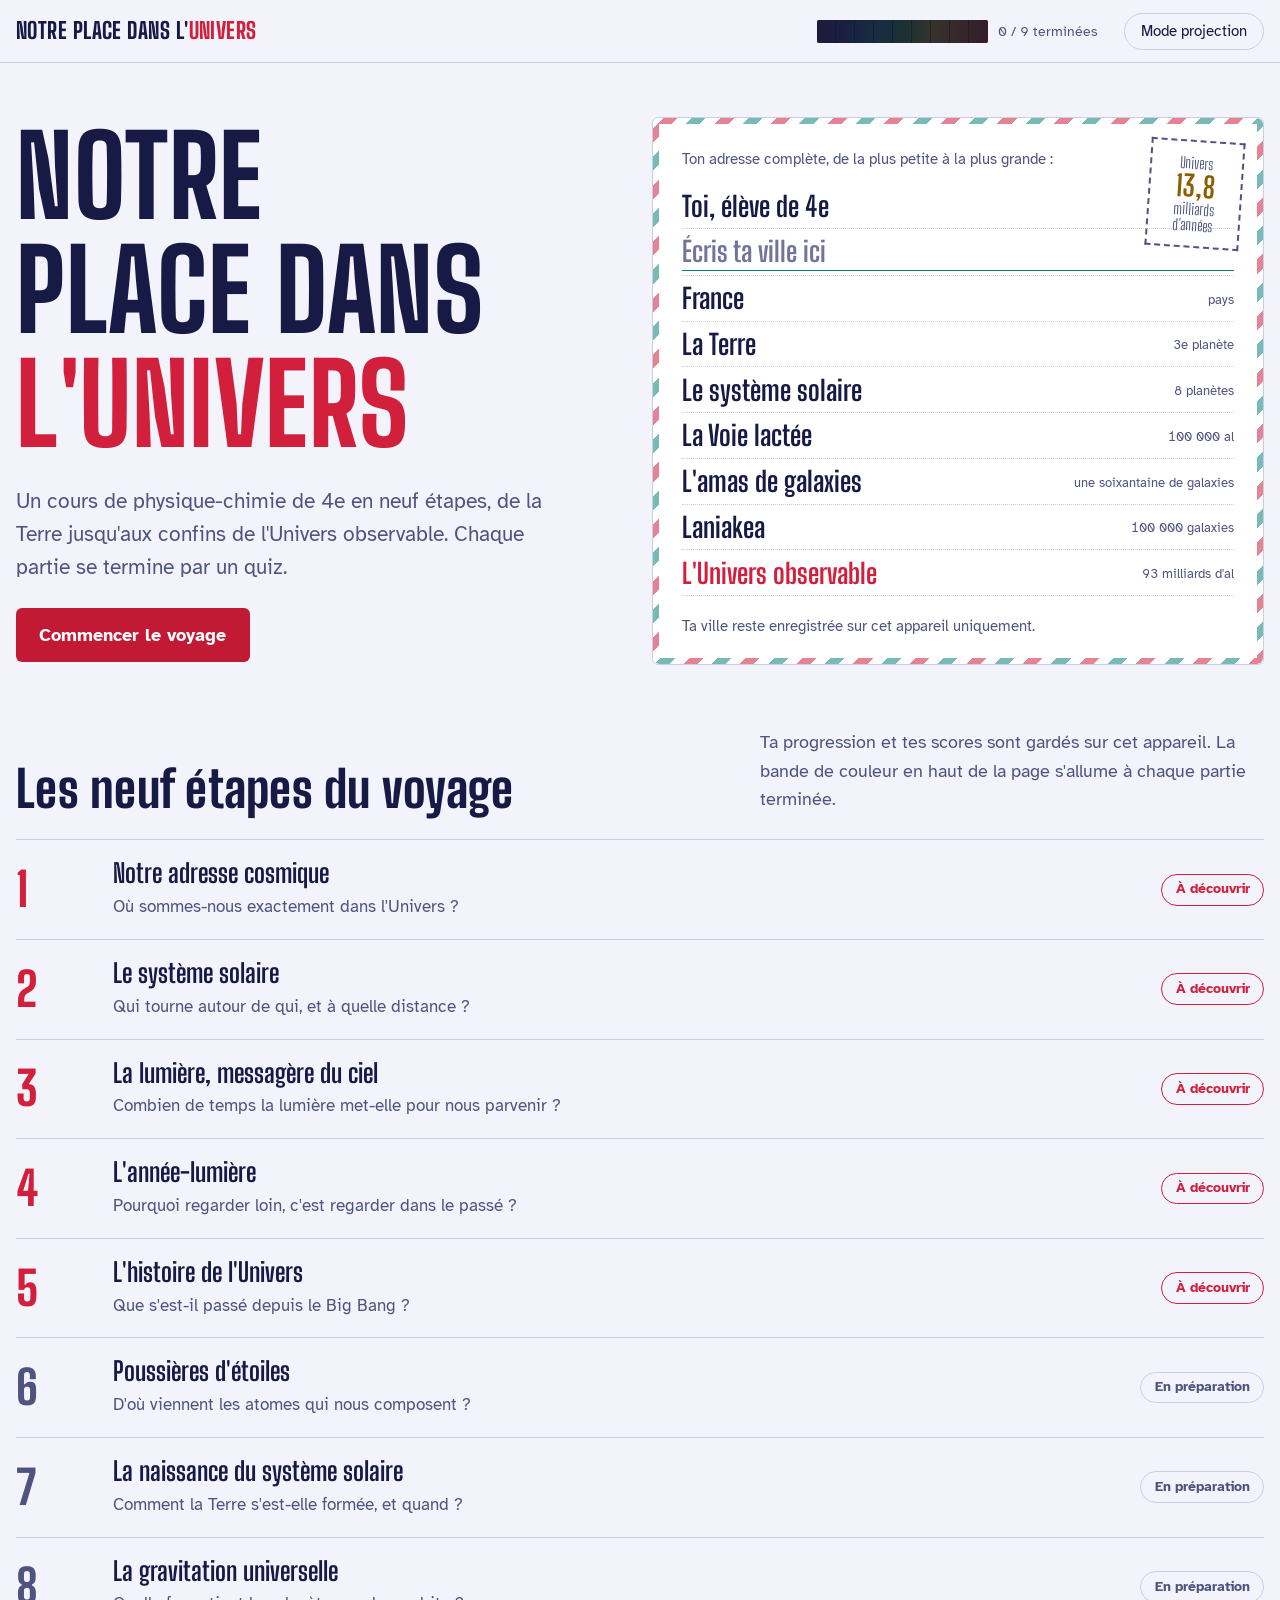
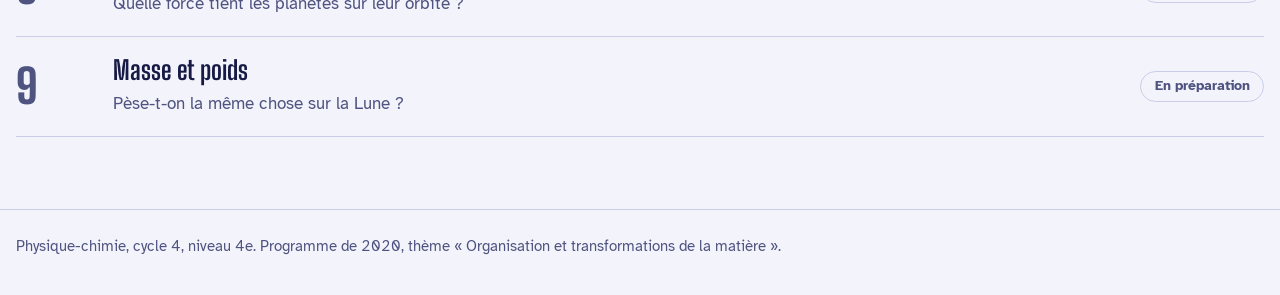
<file: index.html>
<!doctype html>
<html lang="fr">
<head>
  <meta charset="utf-8">
  <meta name="viewport" content="width=device-width, initial-scale=1, viewport-fit=cover">
  <title>Notre place dans l'Univers</title>
  <meta name="description" content="Cours interactif de physique-chimie, niveau 4e : l'organisation de la matière dans l'Univers.">
  <link rel="icon" href="data:image/svg+xml,%3Csvg xmlns=%27http://www.w3.org/2000/svg%27 viewBox=%270 0 32 32%27%3E%3Crect width=%2732%27 height=%2732%27 rx=%276%27 fill=%27%230F1433%27/%3E%3Ccircle cx=%2716%27 cy=%2716%27 r=%276%27 fill=%27none%27 stroke=%27%23FF5D72%27 stroke-width=%273%27/%3E%3Ccircle cx=%2716%27 cy=%2716%27 r=%271.8%27 fill=%27%23FF5D72%27/%3E%3C/svg%3E">
  <meta property="og:title" content="Notre place dans l'Univers">
  <meta property="og:description" content="Cours interactif de physique-chimie, niveau 4e : l'organisation de la matière dans l'Univers.">
  <meta property="og:type" content="website">
  <link rel="preconnect" href="https://fonts.googleapis.com">
  <link rel="preconnect" href="https://fonts.gstatic.com" crossorigin>
  <link rel="stylesheet" href="https://fonts.googleapis.com/css2?family=Atkinson+Hyperlegible:ital,wght@0,400;0,700;1,400&family=Big+Shoulders+Display:wght@700;800&display=swap">
  <link rel="stylesheet" href="assets/css/style.css">
  <script src="assets/js/site.js" defer></script>
</head>
<body>
  <header id="barre" class="barre enveloppe"></header>

  <main>
    <section class="accueil-tete enveloppe">
      <div class="large accueil-grille">
        <div class="accueil-texte">
          <h1>Notre place dans <span>l'Univers</span></h1>
          <p class="chapeau">Un cours de physique-chimie de 4e en neuf étapes, de la Terre jusqu'aux confins de l'Univers observable. Chaque partie se termine par un quiz.</p>
          <p><a class="bouton" href="partie-1.html">Commencer le voyage</a></p>
        </div>

        <figure class="lettre" style="margin:0">
          <div class="timbre" aria-hidden="true"><span>Univers<strong>13,8</strong>milliards d'années</span></div>
          <p class="lettre-a">Ton adresse complète, de la plus petite à la plus grande :</p>
          <ol class="adresse">
            <li><span>Toi, élève de 4e</span></li>
            <li><input id="ville" type="text" autocomplete="address-level2" placeholder="Écris ta ville ici" aria-label="Ta ville"></li>
            <li><span>France</span><small>pays</small></li>
            <li><span>La Terre</span><small>3e planète</small></li>
            <li><span>Le système solaire</span><small>8 planètes</small></li>
            <li><span>La Voie lactée</span><small>100 000 al</small></li>
            <li><span>L'amas de galaxies</span><small>une soixantaine de galaxies</small></li>
            <li><span>Laniakea</span><small>100 000 galaxies</small></li>
            <li class="cosmique"><span>L'Univers observable</span><small>93 milliards d'al</small></li>
          </ol>
          <figcaption class="lettre-pied">Ta ville reste enregistrée sur cet appareil uniquement.</figcaption>
        </figure>
      </div>
    </section>

    <section class="sommaire enveloppe" id="sommaire" aria-labelledby="titre-sommaire">
      <div class="large">
        <div class="sommaire-tete">
          <h2 id="titre-sommaire">Les neuf étapes du voyage</h2>
          <p>Ta progression et tes scores sont gardés sur cet appareil. La bande de couleur en haut de la page s'allume à chaque partie terminée.</p>
        </div>
        <ol class="parties" id="liste-parties"></ol>
      </div>
    </section>
  </main>

  <footer class="pied enveloppe">
    <div class="large">Physique-chimie, cycle 4, niveau 4e. Programme de 2020, thème « Organisation et transformations de la matière ».</div>
  </footer>
</body>
</html>
</file>
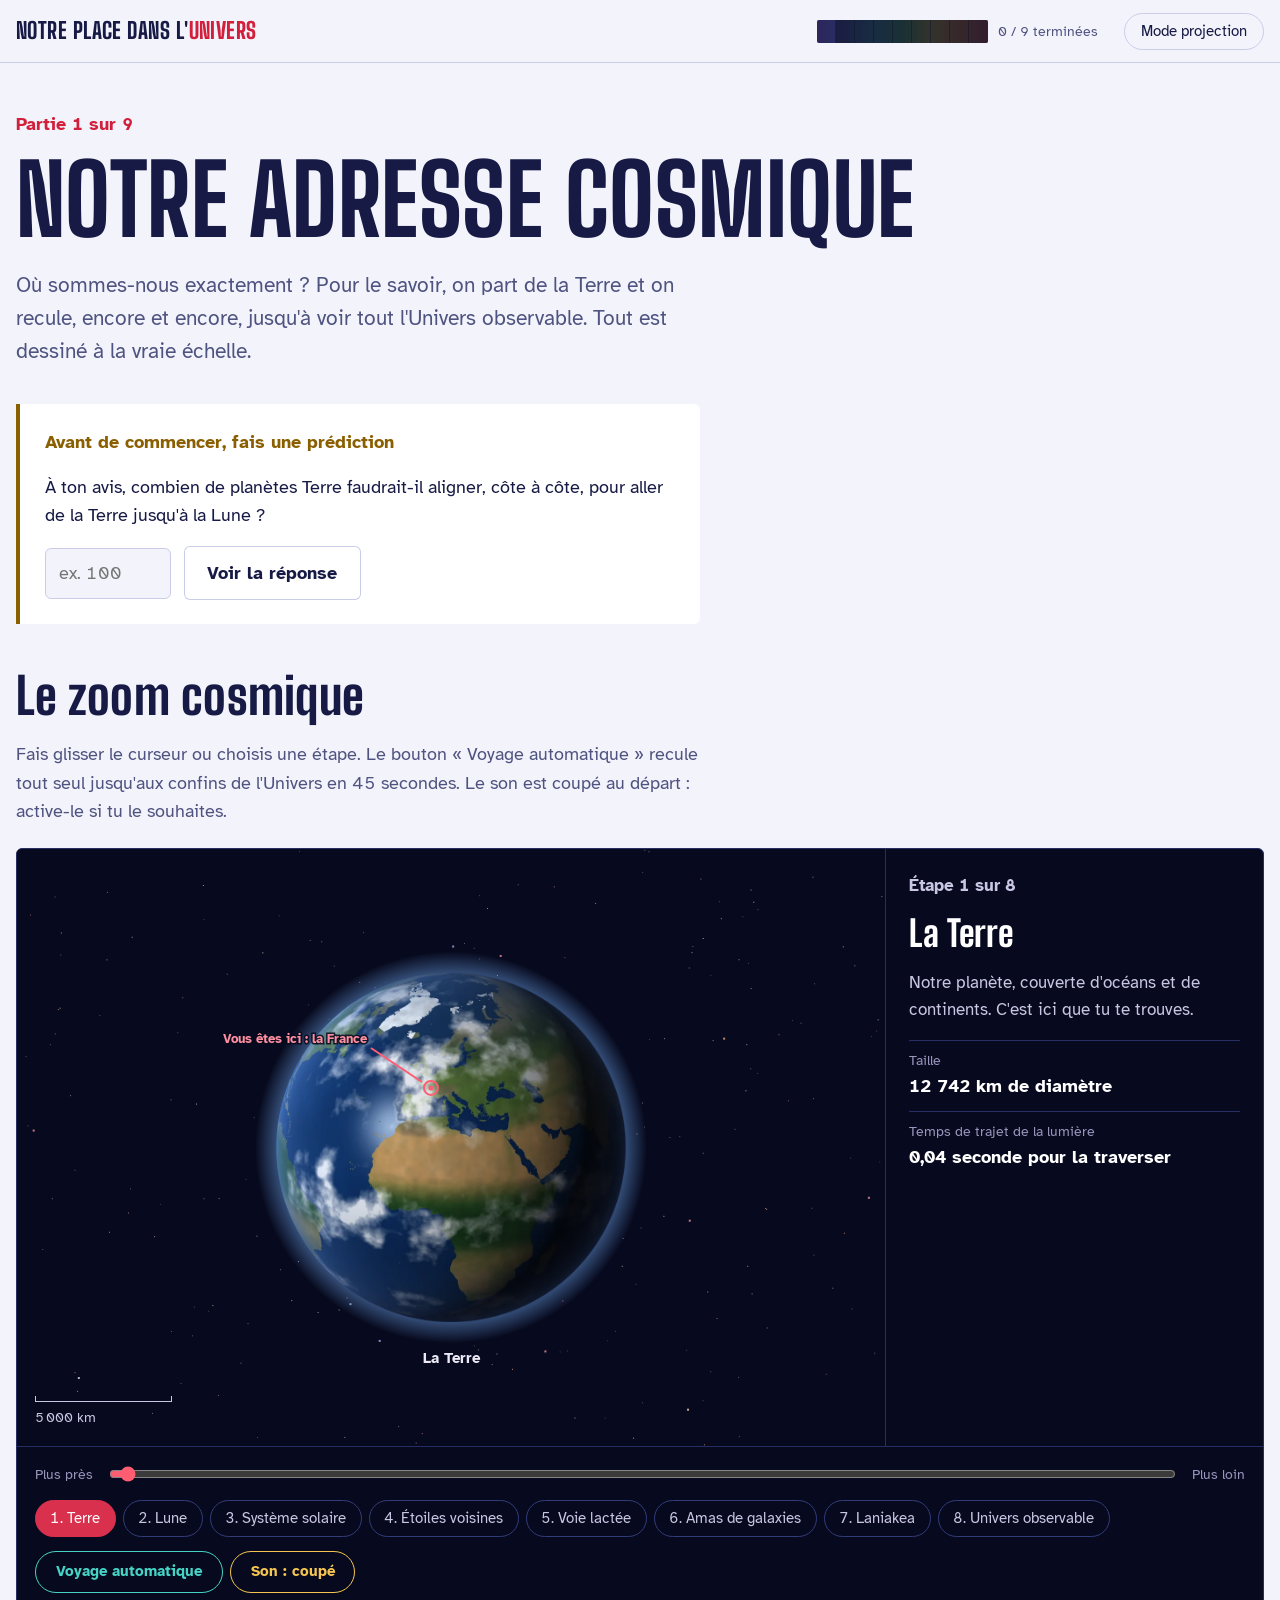
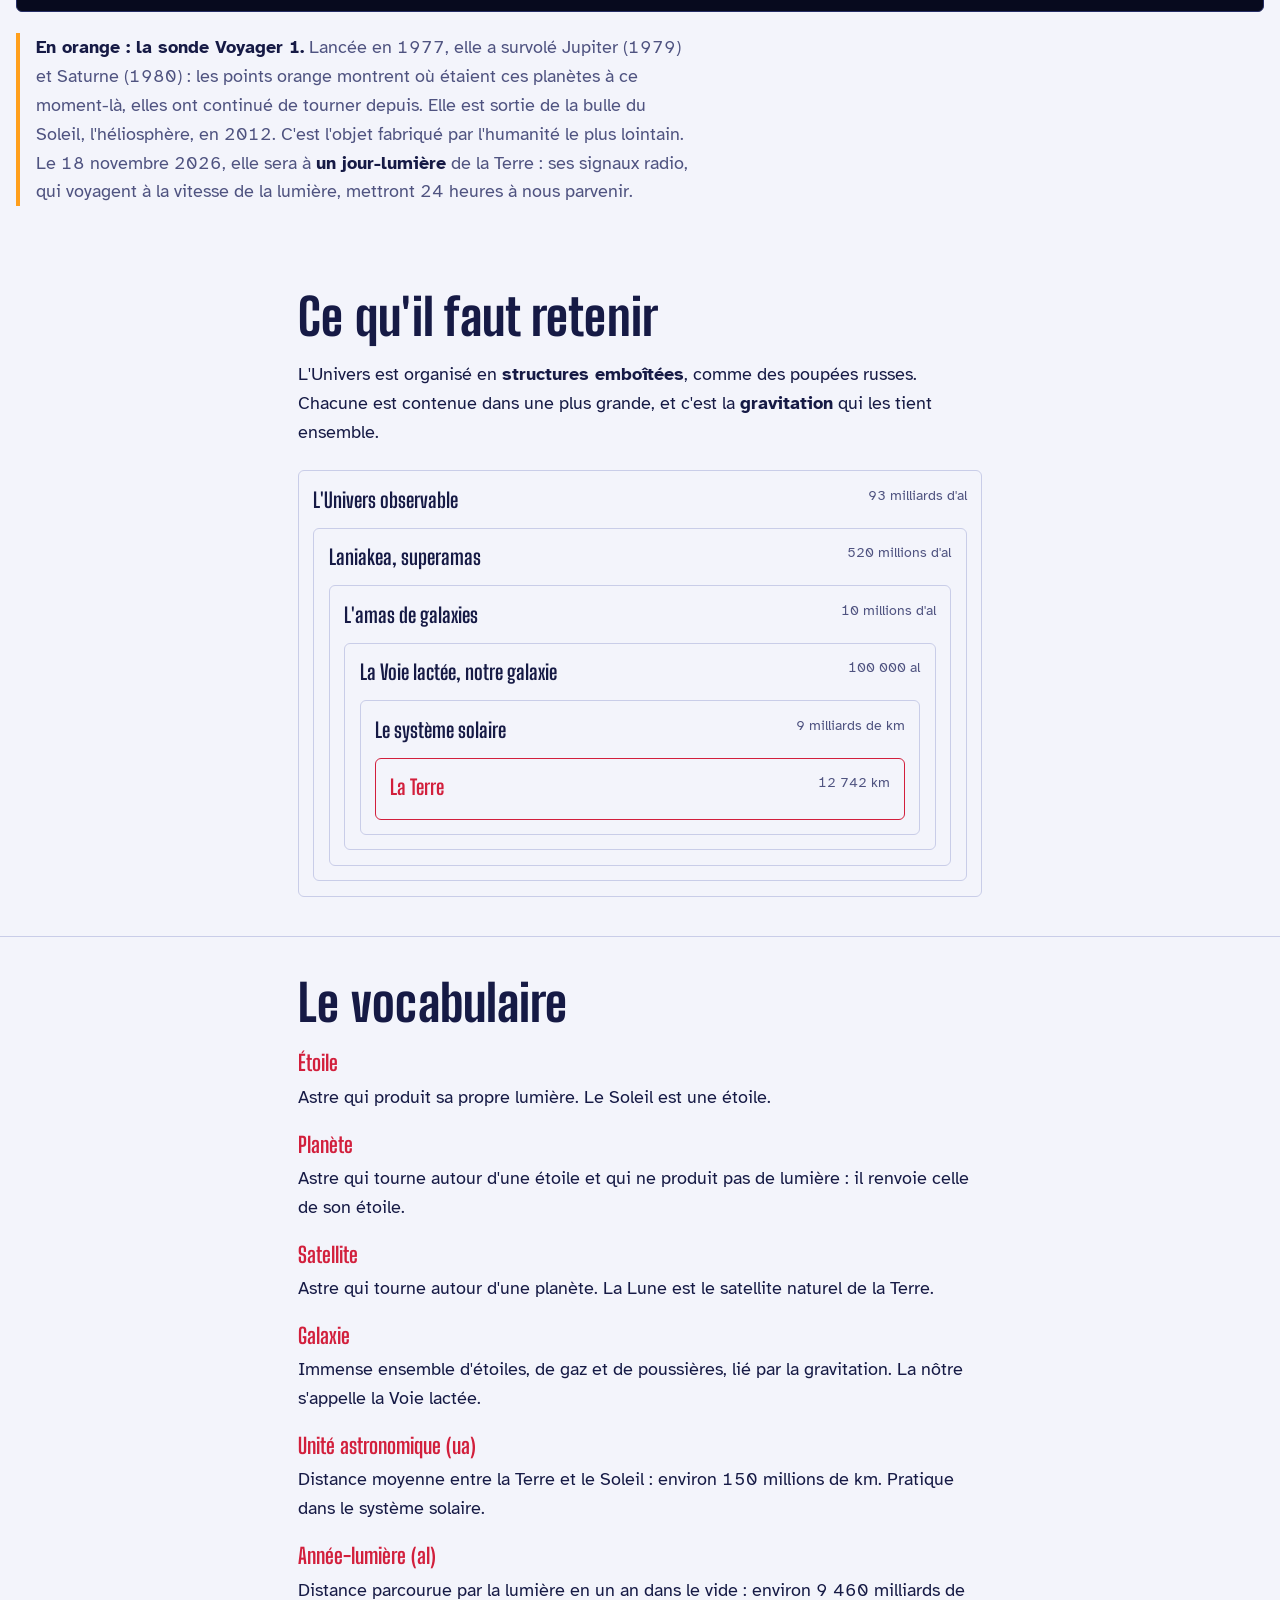
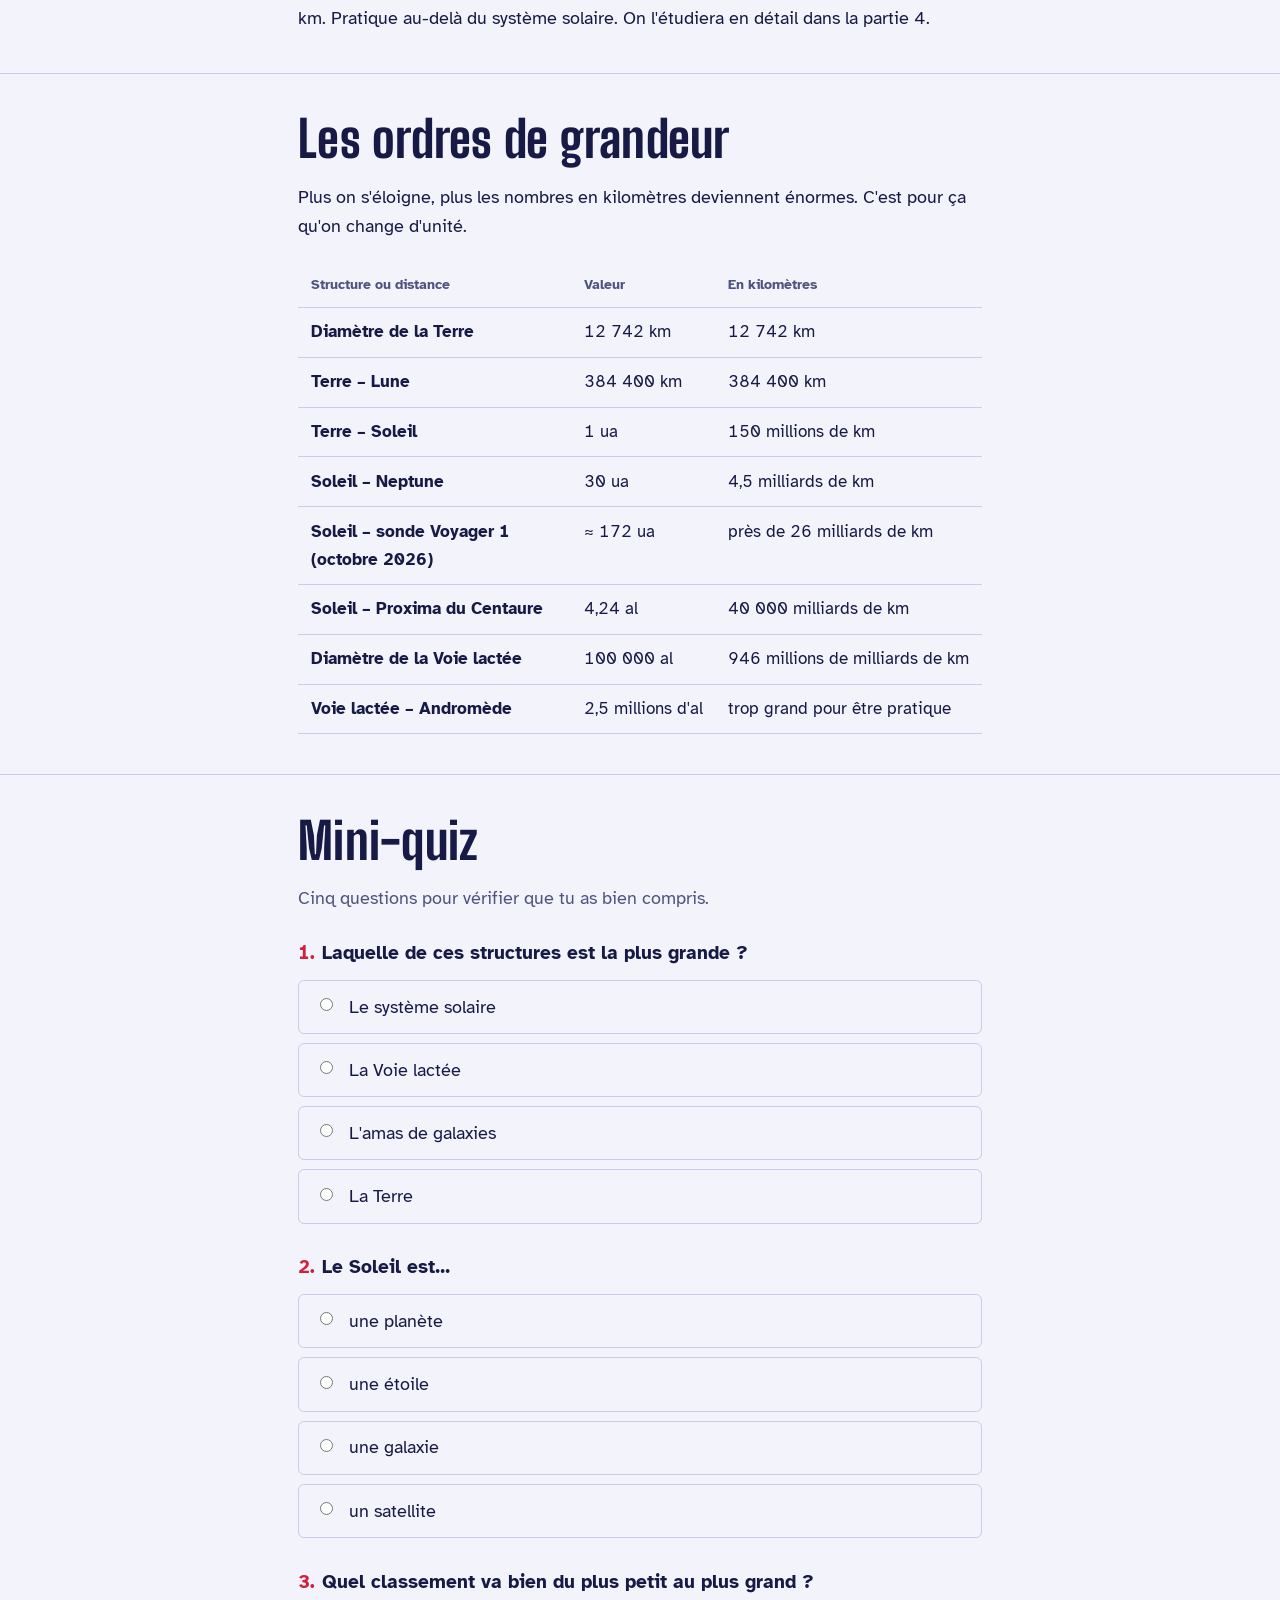
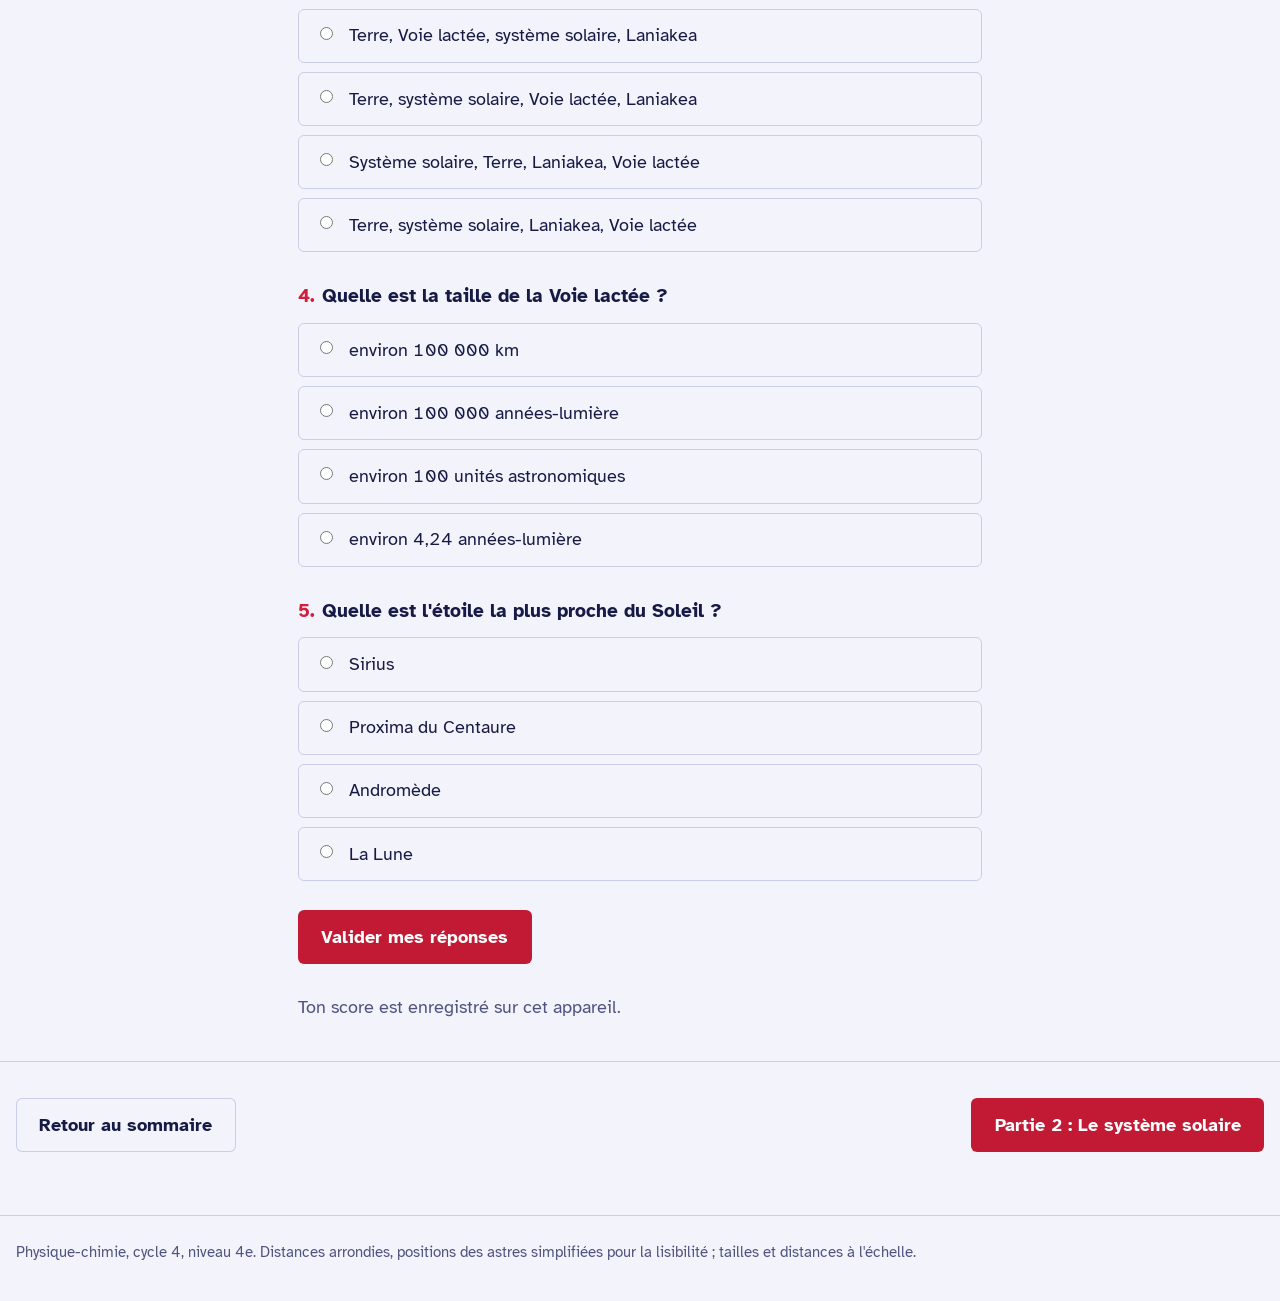
<file: partie-1.html>
<!doctype html>
<html lang="fr">
<head>
  <meta charset="utf-8">
  <meta name="viewport" content="width=device-width, initial-scale=1, viewport-fit=cover">
  <title>Notre adresse cosmique</title>
  <meta name="description" content="Partie 1 : de la Terre jusqu'à l'Univers observable, à l'échelle réelle.">
  <link rel="icon" href="data:image/svg+xml,%3Csvg xmlns=%27http://www.w3.org/2000/svg%27 viewBox=%270 0 32 32%27%3E%3Crect width=%2732%27 height=%2732%27 rx=%276%27 fill=%27%230F1433%27/%3E%3Ccircle cx=%2716%27 cy=%2716%27 r=%276%27 fill=%27none%27 stroke=%27%23FF5D72%27 stroke-width=%273%27/%3E%3Ccircle cx=%2716%27 cy=%2716%27 r=%271.8%27 fill=%27%23FF5D72%27/%3E%3C/svg%3E">
  <meta property="og:title" content="Notre adresse cosmique">
  <meta property="og:description" content="Partie 1 : de la Terre jusqu'à l'Univers observable, à l'échelle réelle.">
  <meta property="og:type" content="website">
  <link rel="preconnect" href="https://fonts.googleapis.com">
  <link rel="preconnect" href="https://fonts.gstatic.com" crossorigin>
  <link rel="stylesheet" href="https://fonts.googleapis.com/css2?family=Atkinson+Hyperlegible:ital,wght@0,400;0,700;1,400&family=Big+Shoulders+Display:wght@700;800&display=swap">
  <link rel="stylesheet" href="assets/css/style.css">
  <script src="assets/js/site.js" defer></script>
  <script src="assets/js/zoom.js" defer></script>
</head>
<body data-partie="1">
  <header id="barre" class="barre enveloppe"></header>

  <main>
    <section class="partie-tete enveloppe">
      <div class="large">
        <p class="surtitre">Partie 1 sur 9</p>
        <h1>Notre adresse cosmique</h1>
        <p class="chapeau colonne" style="margin-inline:0">Où sommes-nous exactement ? Pour le savoir, on part de la Terre et on recule, encore et encore, jusqu'à voir tout l'Univers observable. Tout est dessiné à la vraie échelle.</p>
      </div>
    </section>

    <section class="enveloppe" aria-labelledby="titre-prediction">
      <div class="large">
        <div class="prediction colonne" style="margin-inline:0">
          <p class="etiquette" id="titre-prediction">Avant de commencer, fais une prédiction</p>
          <p>À ton avis, combien de planètes Terre faudrait-il aligner, côte à côte, pour aller de la Terre jusqu'à la Lune ?</p>
          <div class="prediction-saisie">
            <input id="prediction-champ" type="text" inputmode="decimal" placeholder="ex. 100" aria-label="Ta prédiction : nombre de Terres">
            <button type="button" class="bouton discret" id="prediction-valider" data-cible="30">Voir la réponse</button>
          </div>
          <div class="prediction-reponse" id="prediction-reponse" hidden aria-live="polite">
            <p><strong class="debut"></strong> Il en faut environ <strong>30</strong>. La Lune est à 384 400 km et la Terre mesure 12 742 km de diamètre : 384 400 ÷ 12 742 ≈ 30. Vérifie-le à l'étape 2 du zoom.</p>
          </div>
        </div>
      </div>
    </section>

    <section class="instrument enveloppe" aria-labelledby="titre-zoom">
      <div class="large">
        <h2 id="titre-zoom" style="margin-block:1.6rem 1rem">Le zoom cosmique</h2>
        <p class="texte-doux colonne" style="margin:0 0 1.2rem">Fais glisser le curseur ou choisis une étape. Le bouton « Voyage automatique » recule tout seul jusqu'aux confins de l'Univers en 45 secondes. Le son est coupé au départ : active-le si tu le souhaites.</p>
        <div class="observatoire">
          <div class="ecran">
            <canvas id="zoom" role="img" aria-label="Vue à l'échelle : la Terre."></canvas>
            <div class="echelle" aria-hidden="true">
              <div class="echelle-barre" id="echelle-barre"></div>
              <span id="echelle-texte"></span>
            </div>
          </div>
          <div class="panneau" aria-live="polite">
            <p class="panneau-niveau" id="niveau-num">Étape 1 sur 8</p>
            <h3 id="niveau-nom">La Terre</h3>
            <p id="niveau-texte"></p>
            <dl class="mesures">
              <div><dt>Taille</dt><dd id="mes-taille"></dd></div>
              <div><dt>Temps de trajet de la lumière</dt><dd id="mes-lumiere"></dd></div>
            </dl>
          </div>
          <div class="commandes">
            <div class="curseur-ligne">
              <label for="zoom-curseur">Plus près</label>
              <input type="range" id="zoom-curseur" min="0" max="1000" step="1" value="10">
              <label for="zoom-curseur">Plus loin</label>
            </div>
            <div class="etapes" id="etapes"></div>
            <div class="musique" id="musique" hidden>
              <div id="musique-lecteur"></div>
              <p id="musique-etat">Musique : Hans Zimmer, <em>Interstellar</em>, thème principal, version piano de Patrik Pietschmann.</p>
            </div>
          </div>
        </div>
        <p class="note-voyager colonne">
          <strong>En orange : la sonde Voyager 1.</strong> Lancée en 1977, elle a survolé Jupiter (1979) et Saturne (1980) : les points orange montrent où étaient ces planètes à ce moment-là, elles ont continué de tourner depuis. Elle est sortie de la bulle du Soleil, l'héliosphère, en 2012. C'est l'objet fabriqué par l'humanité le plus lointain. Le 18 novembre 2026, elle sera à <strong>un jour-lumière</strong> de la Terre : ses signaux radio, qui voyagent à la vitesse de la lumière, mettront 24 heures à nous parvenir.
        </p>
      </div>
    </section>

    <section class="bloc enveloppe" aria-labelledby="titre-retenir">
      <div class="colonne">
        <h2 id="titre-retenir">Ce qu'il faut retenir</h2>
        <p>L'Univers est organisé en <strong>structures emboîtées</strong>, comme des poupées russes. Chacune est contenue dans une plus grande, et c'est la <strong>gravitation</strong> qui les tient ensemble.</p>
        <div class="emboitement" style="margin-top:1.3rem">
          <div class="boite"><span class="boite-titre">L'Univers observable <small>93 milliards d'al</small></span>
            <div class="boite"><span class="boite-titre">Laniakea, superamas <small>520 millions d'al</small></span>
              <div class="boite"><span class="boite-titre">L'amas de galaxies <small>10 millions d'al</small></span>
                <div class="boite"><span class="boite-titre">La Voie lactée, notre galaxie <small>100 000 al</small></span>
                  <div class="boite"><span class="boite-titre">Le système solaire <small>9 milliards de km</small></span>
                    <div class="boite ici"><span class="boite-titre">La Terre <small>12 742 km</small></span></div>
                  </div>
                </div>
              </div>
            </div>
          </div>
        </div>
      </div>
    </section>

    <section class="bloc enveloppe" aria-labelledby="titre-vocabulaire">
      <div class="colonne">
        <h2 id="titre-vocabulaire">Le vocabulaire</h2>
        <dl class="vocabulaire">
          <div><dt>Étoile</dt><dd>Astre qui produit sa propre lumière. Le Soleil est une étoile.</dd></div>
          <div><dt>Planète</dt><dd>Astre qui tourne autour d'une étoile et qui ne produit pas de lumière : il renvoie celle de son étoile.</dd></div>
          <div><dt>Satellite</dt><dd>Astre qui tourne autour d'une planète. La Lune est le satellite naturel de la Terre.</dd></div>
          <div><dt>Galaxie</dt><dd>Immense ensemble d'étoiles, de gaz et de poussières, lié par la gravitation. La nôtre s'appelle la Voie lactée.</dd></div>
          <div><dt>Unité astronomique (ua)</dt><dd>Distance moyenne entre la Terre et le Soleil : environ 150 millions de km. Pratique dans le système solaire.</dd></div>
          <div><dt>Année-lumière (al)</dt><dd>Distance parcourue par la lumière en un an dans le vide : environ 9 460 milliards de km. Pratique au-delà du système solaire. On l'étudiera en détail dans la partie 4.</dd></div>
        </dl>
      </div>
    </section>

    <section class="bloc enveloppe" aria-labelledby="titre-ordres">
      <div class="colonne">
        <h2 id="titre-ordres">Les ordres de grandeur</h2>
        <p>Plus on s'éloigne, plus les nombres en kilomètres deviennent énormes. C'est pour ça qu'on change d'unité.</p>
        <div class="tableau-conteneur" style="margin-top:1.2rem">
          <table>
            <thead><tr><th scope="col">Structure ou distance</th><th scope="col">Valeur</th><th scope="col">En kilomètres</th></tr></thead>
            <tbody>
              <tr><td>Diamètre de la Terre</td><td class="nombre">12 742 km</td><td class="nombre">12 742 km</td></tr>
              <tr><td>Terre – Lune</td><td class="nombre">384 400 km</td><td class="nombre">384 400 km</td></tr>
              <tr><td>Terre – Soleil</td><td class="nombre">1 ua</td><td class="nombre">150 millions de km</td></tr>
              <tr><td>Soleil – Neptune</td><td class="nombre">30 ua</td><td class="nombre">4,5 milliards de km</td></tr>
              <tr><td>Soleil – sonde Voyager 1 (octobre 2026)</td><td class="nombre">≈ 172 ua</td><td class="nombre">près de 26 milliards de km</td></tr>
              <tr><td>Soleil – Proxima du Centaure</td><td class="nombre">4,24 al</td><td class="nombre">40 000 milliards de km</td></tr>
              <tr><td>Diamètre de la Voie lactée</td><td class="nombre">100 000 al</td><td class="nombre">946 millions de milliards de km</td></tr>
              <tr><td>Voie lactée – Andromède</td><td class="nombre">2,5 millions d'al</td><td class="nombre">trop grand pour être pratique</td></tr>
            </tbody>
          </table>
        </div>
      </div>
    </section>

    <section class="bloc enveloppe" aria-labelledby="titre-quiz">
      <div class="colonne">
        <h2 id="titre-quiz">Mini-quiz</h2>
        <p class="texte-doux" style="margin-bottom:1.4rem">Cinq questions pour vérifier que tu as bien compris.</p>
        <div id="quiz"></div>
      </div>
    </section>

    <nav class="suite enveloppe" aria-label="Navigation entre les parties">
      <div class="large" style="display:flex;flex-wrap:wrap;justify-content:space-between;gap:1rem;width:100%">
        <a class="bouton discret" href="index.html#sommaire">Retour au sommaire</a>
        <a class="bouton" href="partie-2.html">Partie 2 : Le système solaire</a>
      </div>
    </nav>
  </main>

  <footer class="pied enveloppe">
    <div class="large">Physique-chimie, cycle 4, niveau 4e. Distances arrondies, positions des astres simplifiées pour la lisibilité ; tailles et distances à l'échelle.</div>
  </footer>

  <script>
    document.addEventListener("DOMContentLoaded", function () {
      window.Univers.quiz("quiz", [
        {
          q: "Laquelle de ces structures est la plus grande ?",
          choix: ["Le système solaire", "La Voie lactée", "L'amas de galaxies", "La Terre"],
          bonne: 2,
          explication: "L'amas de galaxies contient la Voie lactée, qui contient le système solaire, qui contient la Terre."
        },
        {
          q: "Le Soleil est…",
          choix: ["une planète", "une étoile", "une galaxie", "un satellite"],
          bonne: 1,
          explication: "Le Soleil produit sa propre lumière : c'est une étoile, une parmi les centaines de milliards de la Voie lactée."
        },
        {
          q: "Quel classement va bien du plus petit au plus grand ?",
          choix: [
            "Terre, Voie lactée, système solaire, Laniakea",
            "Terre, système solaire, Voie lactée, Laniakea",
            "Système solaire, Terre, Laniakea, Voie lactée",
            "Terre, système solaire, Laniakea, Voie lactée"
          ],
          bonne: 1,
          explication: "Chaque structure est emboîtée dans la suivante : la Terre dans le système solaire, le système solaire dans la Voie lactée, la Voie lactée dans Laniakea."
        },
        {
          q: "Quelle est la taille de la Voie lactée ?",
          choix: ["environ 100 000 km", "environ 100 000 années-lumière", "environ 100 unités astronomiques", "environ 4,24 années-lumière"],
          bonne: 1,
          explication: "La Voie lactée mesure environ 100 000 al. 4,24 al, c'est la distance de Proxima du Centaure, l'étoile la plus proche du Soleil."
        },
        {
          q: "Quelle est l'étoile la plus proche du Soleil ?",
          choix: ["Sirius", "Proxima du Centaure", "Andromède", "La Lune"],
          bonne: 1,
          explication: "Proxima du Centaure est à 4,24 al. Andromède est une galaxie, et la Lune est le satellite de la Terre."
        }
      ]);
    });
  </script>
</body>
</html>
</file>
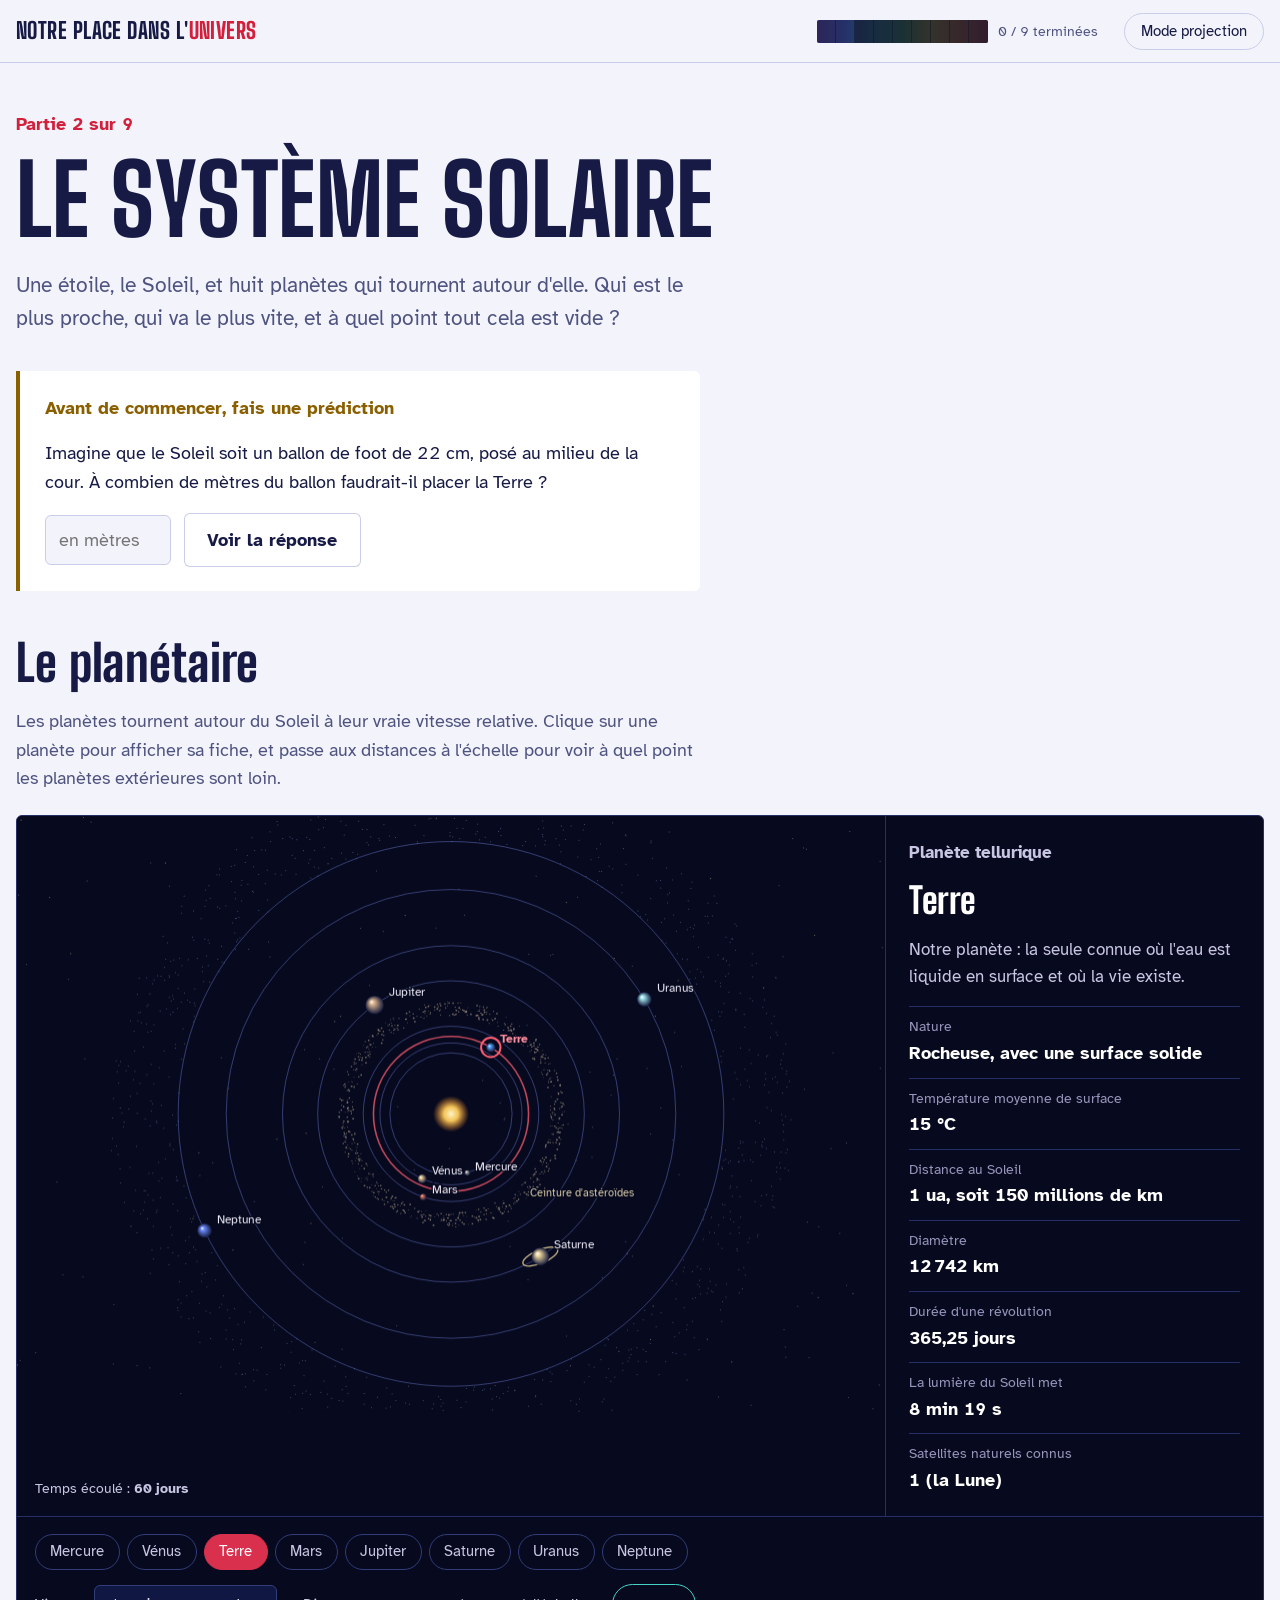
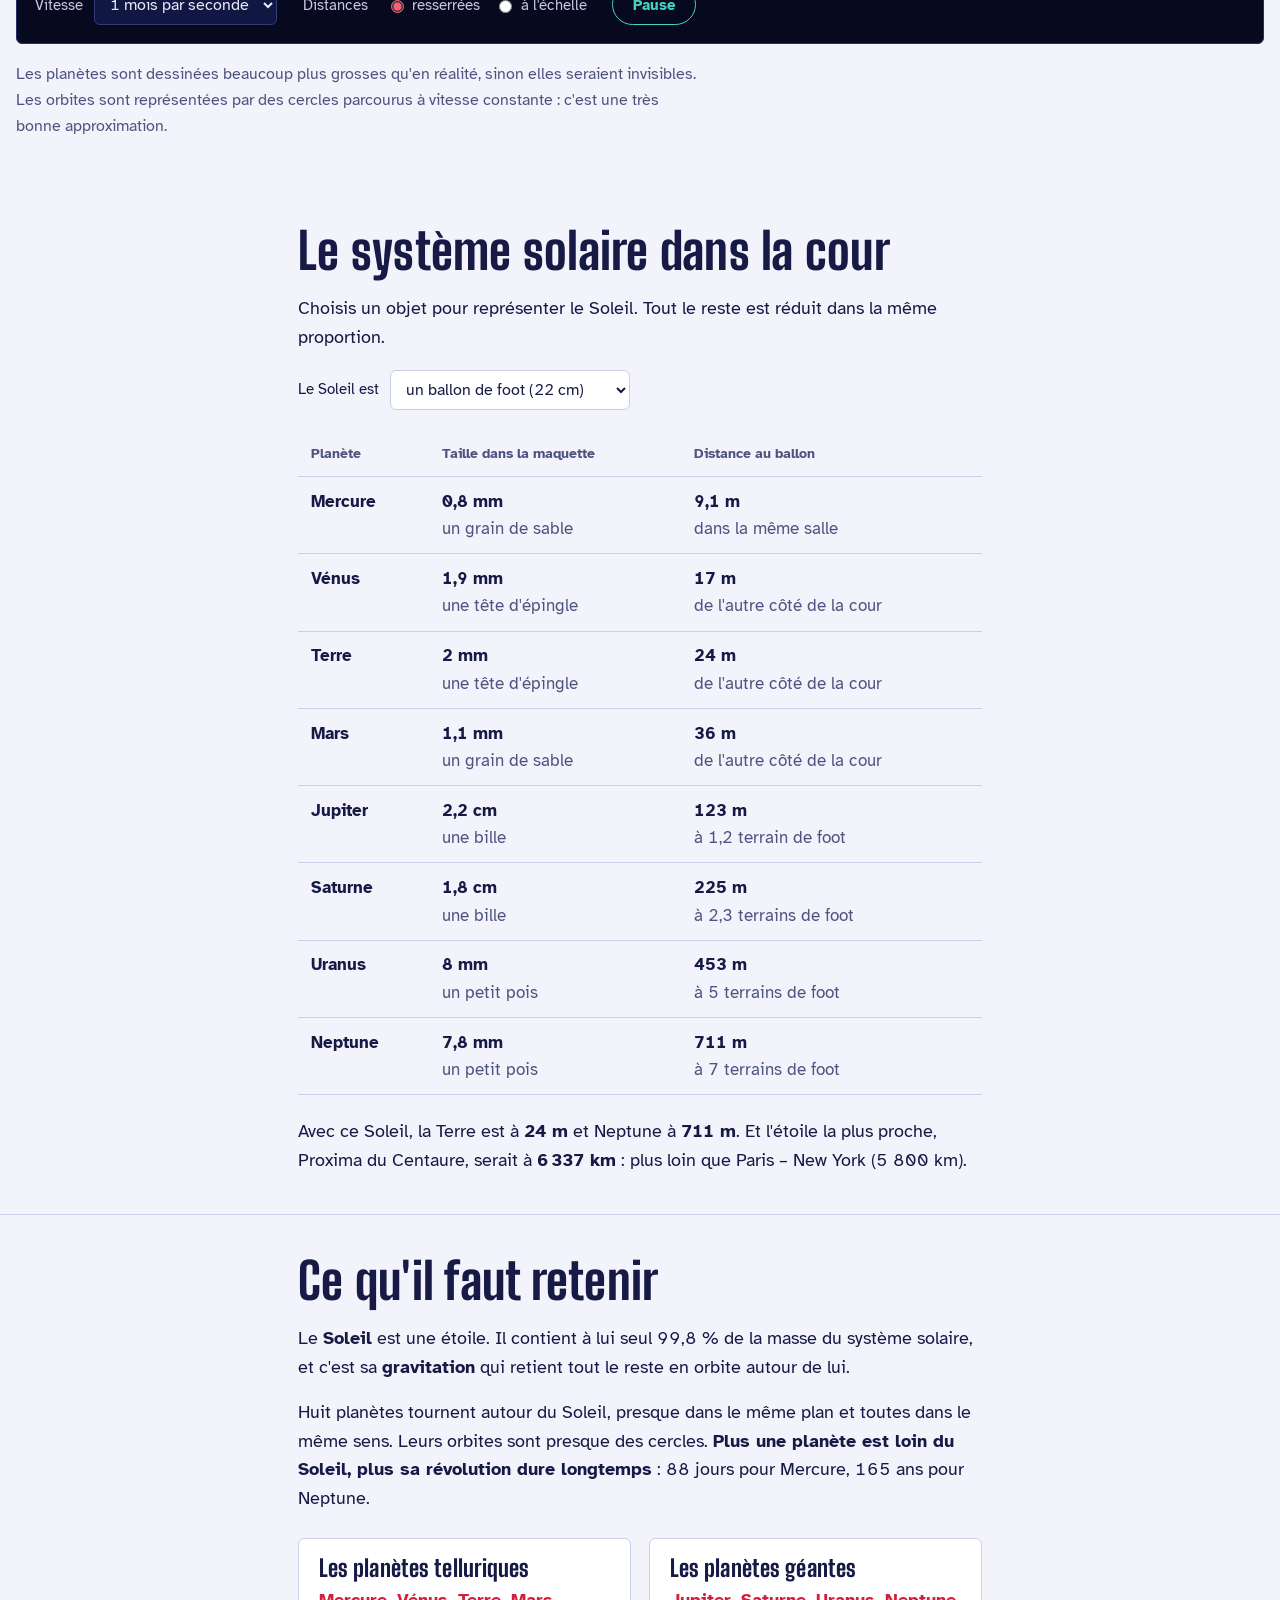
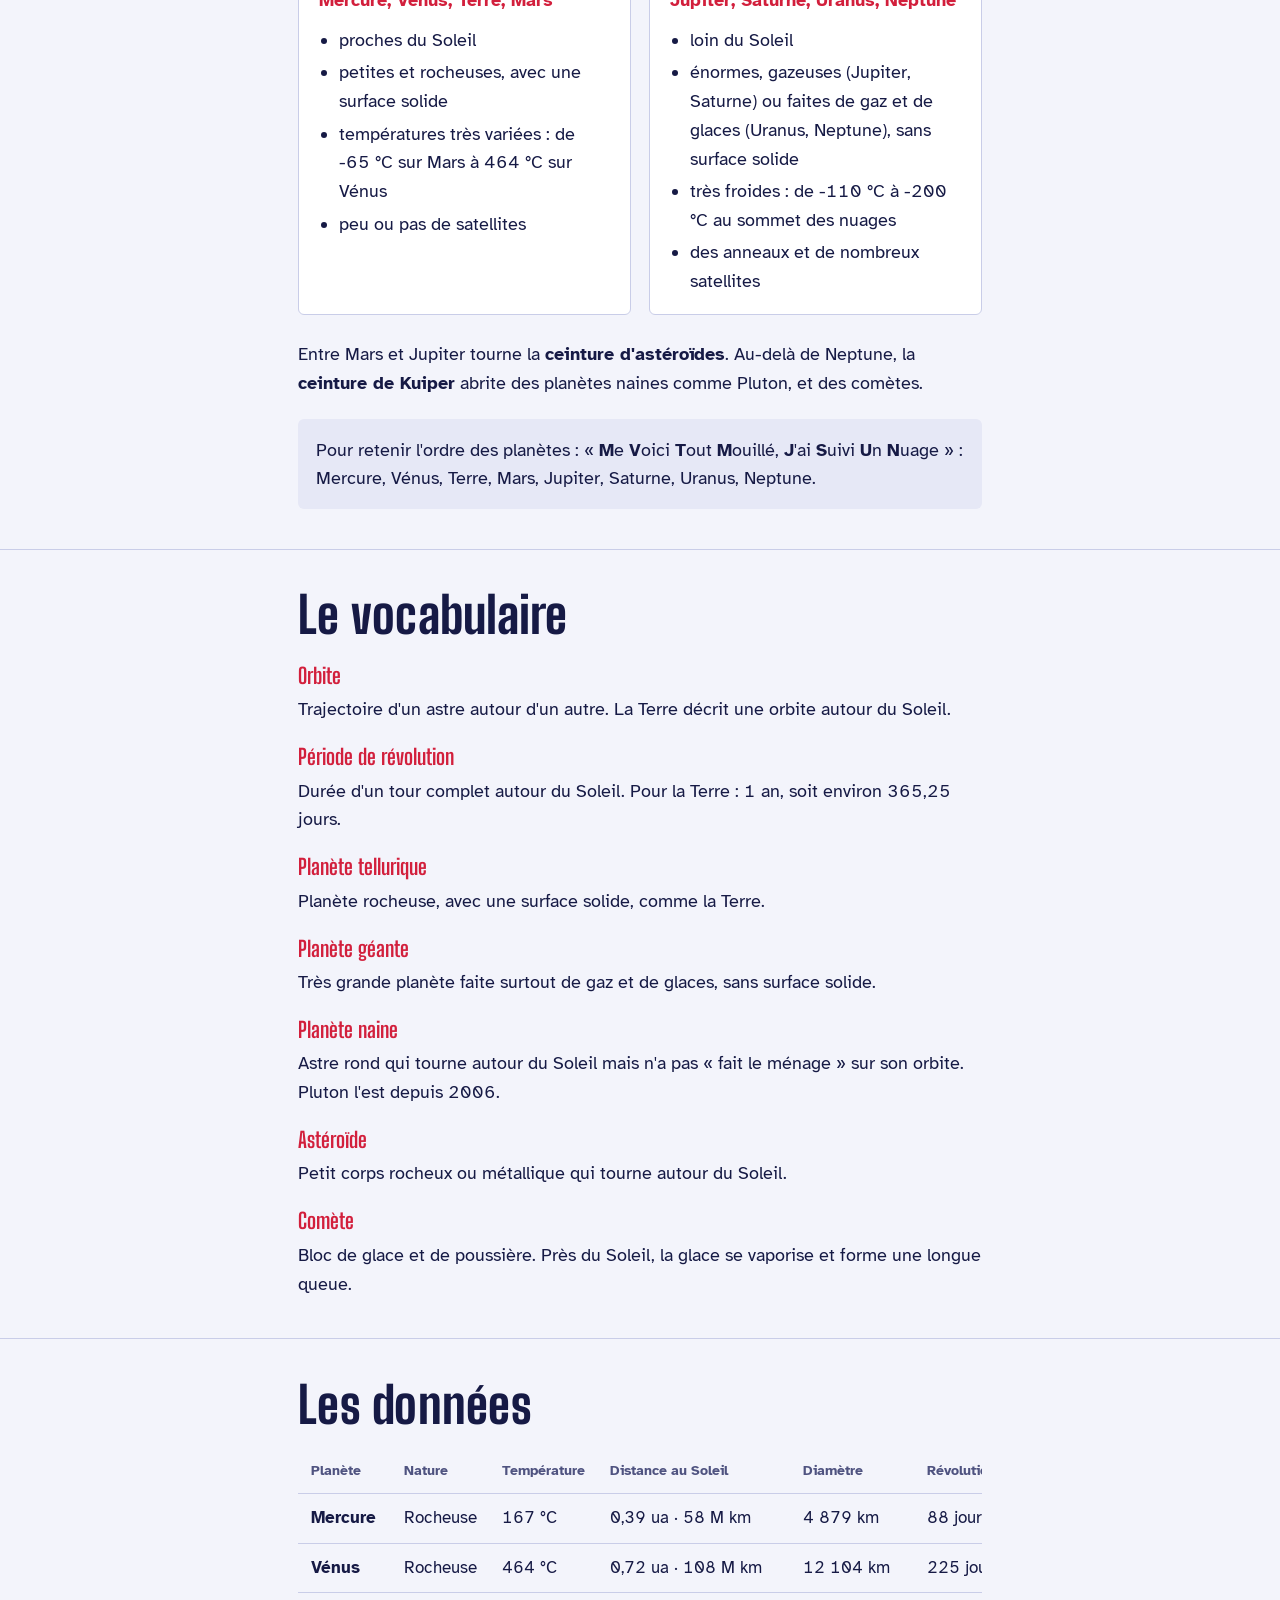
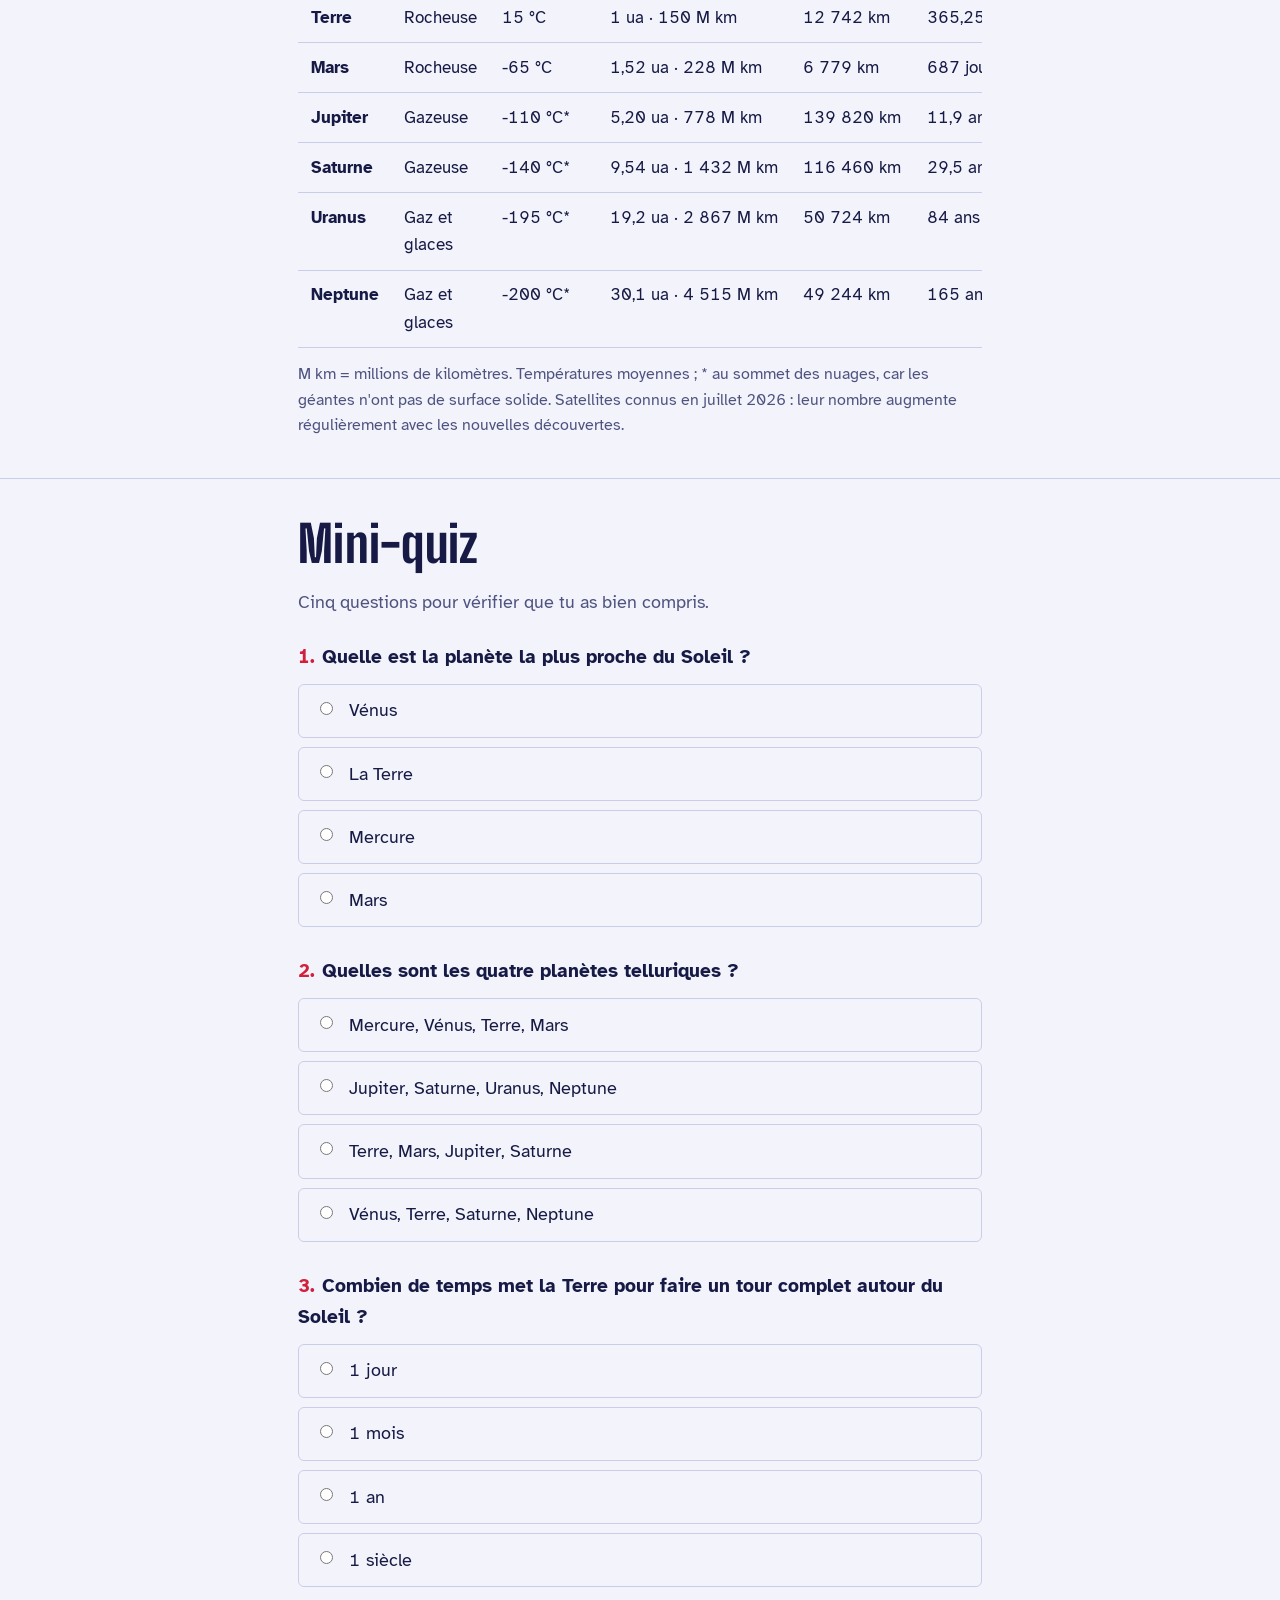
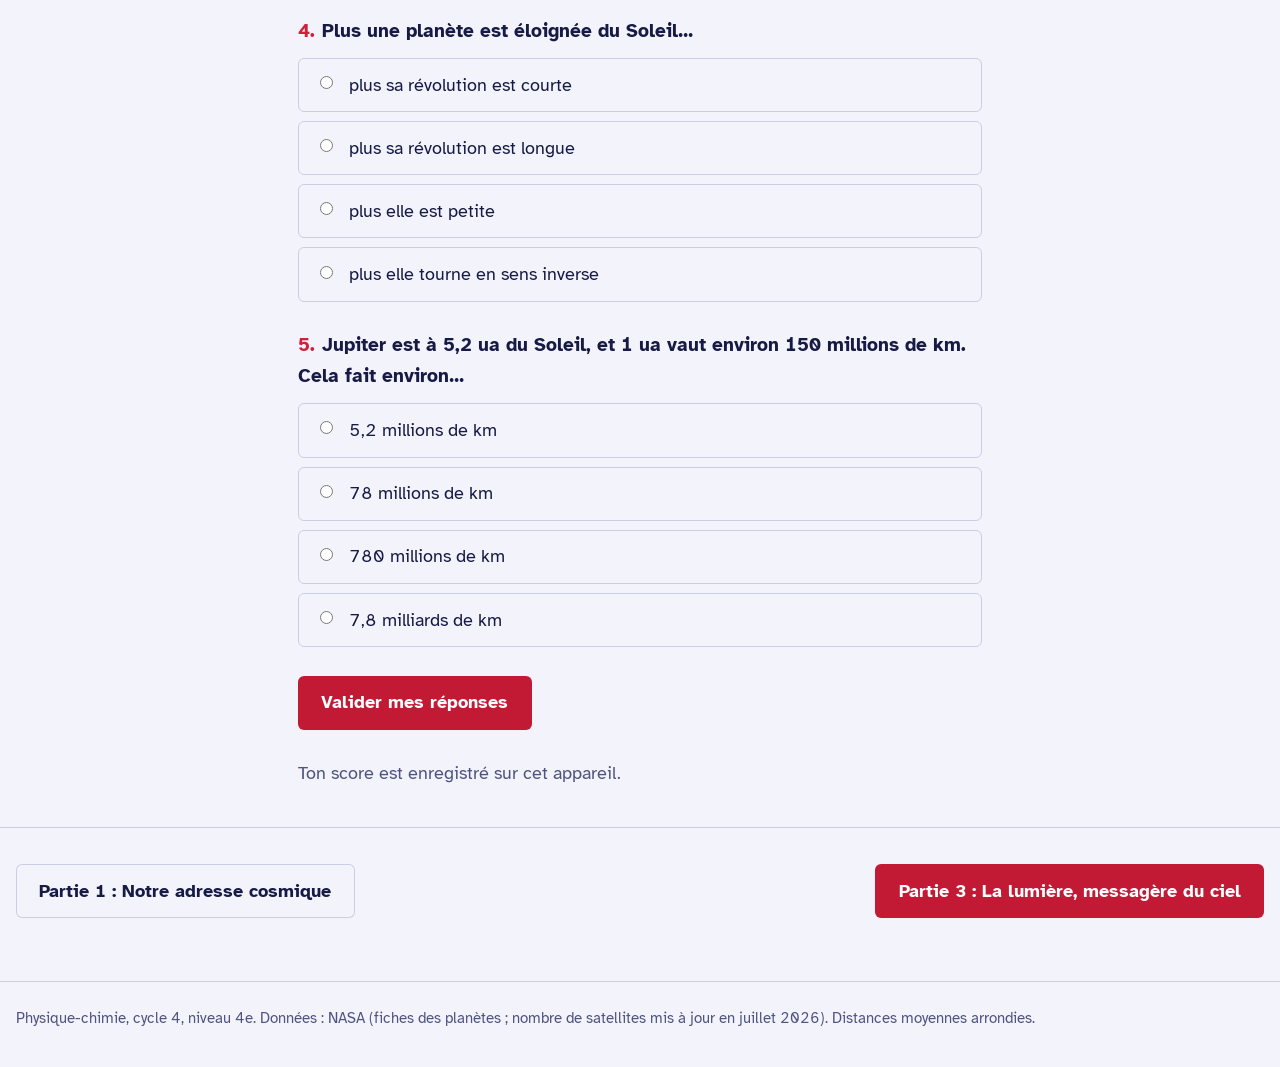
<file: partie-2.html>
<!doctype html>
<html lang="fr">
<head>
  <meta charset="utf-8">
  <meta name="viewport" content="width=device-width, initial-scale=1, viewport-fit=cover">
  <title>Le système solaire</title>
  <meta name="description" content="Partie 2 : le Soleil, les huit planètes, leurs distances et leurs révolutions, et une maquette à l'échelle.">
  <link rel="icon" href="data:image/svg+xml,%3Csvg xmlns=%27http://www.w3.org/2000/svg%27 viewBox=%270 0 32 32%27%3E%3Crect width=%2732%27 height=%2732%27 rx=%276%27 fill=%27%230F1433%27/%3E%3Ccircle cx=%2716%27 cy=%2716%27 r=%276%27 fill=%27none%27 stroke=%27%23FF5D72%27 stroke-width=%273%27/%3E%3Ccircle cx=%2716%27 cy=%2716%27 r=%271.8%27 fill=%27%23FF5D72%27/%3E%3C/svg%3E">
  <meta property="og:title" content="Le système solaire">
  <meta property="og:description" content="Partie 2 : le Soleil, les huit planètes, leurs distances et leurs révolutions, et une maquette à l'échelle.">
  <meta property="og:type" content="website">
  <link rel="preconnect" href="https://fonts.googleapis.com">
  <link rel="preconnect" href="https://fonts.gstatic.com" crossorigin>
  <link rel="stylesheet" href="https://fonts.googleapis.com/css2?family=Atkinson+Hyperlegible:ital,wght@0,400;0,700;1,400&family=Big+Shoulders+Display:wght@700;800&display=swap">
  <link rel="stylesheet" href="assets/css/style.css">
  <script src="assets/js/site.js" defer></script>
  <script src="assets/js/systeme.js" defer></script>
</head>
<body data-partie="2">
  <header id="barre" class="barre enveloppe"></header>

  <main>
    <section class="partie-tete enveloppe">
      <div class="large">
        <p class="surtitre">Partie 2 sur 9</p>
        <h1>Le système solaire</h1>
        <p class="chapeau colonne" style="margin-inline:0">Une étoile, le Soleil, et huit planètes qui tournent autour d'elle. Qui est le plus proche, qui va le plus vite, et à quel point tout cela est vide ?</p>
      </div>
    </section>

    <section class="enveloppe" aria-labelledby="titre-prediction">
      <div class="large">
        <div class="prediction colonne" style="margin-inline:0">
          <p class="etiquette" id="titre-prediction">Avant de commencer, fais une prédiction</p>
          <p>Imagine que le Soleil soit un ballon de foot de 22 cm, posé au milieu de la cour. À combien de mètres du ballon faudrait-il placer la Terre ?</p>
          <div class="prediction-saisie">
            <input id="prediction-champ" type="text" inputmode="decimal" placeholder="en mètres" aria-label="Ta prédiction en mètres">
            <button type="button" class="bouton discret" id="prediction-valider" data-cible="24">Voir la réponse</button>
          </div>
          <div class="prediction-reponse" id="prediction-reponse" hidden aria-live="polite">
            <p><strong class="debut"></strong> Il faudrait la placer à environ <strong>24 m</strong>, et la Terre ne serait qu'une tête d'épingle de 2 mm. Le système solaire est surtout fait de vide. Vérifie-le avec la maquette plus bas.</p>
          </div>
        </div>
      </div>
    </section>

    <section class="instrument enveloppe" aria-labelledby="titre-planetaire">
      <div class="large">
        <h2 id="titre-planetaire" style="margin-block:1.6rem 1rem">Le planétaire</h2>
        <p class="texte-doux colonne" style="margin:0 0 1.2rem">Les planètes tournent autour du Soleil à leur vraie vitesse relative. Clique sur une planète pour afficher sa fiche, et passe aux distances à l'échelle pour voir à quel point les planètes extérieures sont loin.</p>
        <div class="observatoire">
          <div class="ecran">
            <canvas id="planetaire" role="img" aria-label="Le Soleil au centre et les huit planètes sur leurs orbites circulaires."></canvas>
            <div class="echelle" aria-live="off"><span>Temps écoulé : <strong id="pl-temps">0 jours</strong></span></div>
          </div>
          <div class="panneau" aria-live="polite">
            <p class="panneau-niveau" id="pl-type">Planète tellurique</p>
            <h3 id="pl-nom">Terre</h3>
            <p id="pl-texte"></p>
            <dl class="mesures">
              <div><dt>Nature</dt><dd id="pl-nature"></dd></div>
              <div><dt id="pl-temp-titre">Température moyenne de surface</dt><dd id="pl-temperature"></dd></div>
              <div><dt>Distance au Soleil</dt><dd id="pl-distance"></dd></div>
              <div><dt>Diamètre</dt><dd id="pl-diametre"></dd></div>
              <div><dt>Durée d'une révolution</dt><dd id="pl-revolution"></dd></div>
              <div><dt>La lumière du Soleil met</dt><dd id="pl-lumiere"></dd></div>
              <div><dt>Satellites naturels connus</dt><dd id="pl-lunes"></dd></div>
            </dl>
          </div>
          <div class="commandes">
            <div class="etapes" id="pl-choix" aria-label="Choisir une planète"></div>
            <div class="reglages">
              <label class="reglage">Vitesse
                <select id="pl-vitesse">
                  <option value="1">1 jour par seconde</option>
                  <option value="30" selected>1 mois par seconde</option>
                  <option value="365.25">1 an par seconde</option>
                  <option value="3652.5">10 ans par seconde</option>
                </select>
              </label>
              <fieldset class="reglage-groupe">
                <legend>Distances</legend>
                <label><input type="radio" name="pl-echelle" value="resserree" checked> resserrées</label>
                <label><input type="radio" name="pl-echelle" value="reelle"> à l'échelle</label>
              </fieldset>
              <button type="button" class="pause" id="pl-pause" aria-pressed="false">Pause</button>
            </div>
          </div>
        </div>
        <p class="texte-doux colonne" style="margin:1rem 0 0;font-size:0.9rem">Les planètes sont dessinées beaucoup plus grosses qu'en réalité, sinon elles seraient invisibles. Les orbites sont représentées par des cercles parcourus à vitesse constante : c'est une très bonne approximation.</p>
      </div>
    </section>

    <section class="bloc enveloppe" aria-labelledby="titre-maquette">
      <div class="colonne">
        <h2 id="titre-maquette">Le système solaire dans la cour</h2>
        <p>Choisis un objet pour représenter le Soleil. Tout le reste est réduit dans la même proportion.</p>
        <label class="reglage" style="margin-top:1rem">Le Soleil est
          <select id="maq-objet">
            <option value="0.01">une bille (1 cm)</option>
            <option value="0.067">une balle de tennis (6,7 cm)</option>
            <option value="0.22" selected>un ballon de foot (22 cm)</option>
            <option value="0.65">un ballon de gym (65 cm)</option>
          </select>
        </label>
        <div class="tableau-conteneur" style="margin-top:1.2rem">
          <table>
            <thead><tr><th scope="col">Planète</th><th scope="col">Taille dans la maquette</th><th scope="col">Distance au ballon</th></tr></thead>
            <tbody id="maq-corps"></tbody>
          </table>
        </div>
        <p id="maq-bilan" style="margin-top:1.2rem" aria-live="polite"></p>
      </div>
    </section>

    <section class="bloc enveloppe" aria-labelledby="titre-retenir">
      <div class="colonne">
        <h2 id="titre-retenir">Ce qu'il faut retenir</h2>
        <p>Le <strong>Soleil</strong> est une étoile. Il contient à lui seul 99,8 % de la masse du système solaire, et c'est sa <strong>gravitation</strong> qui retient tout le reste en orbite autour de lui.</p>
        <p>Huit planètes tournent autour du Soleil, presque dans le même plan et toutes dans le même sens. Leurs orbites sont presque des cercles. <strong>Plus une planète est loin du Soleil, plus sa révolution dure longtemps</strong> : 88 jours pour Mercure, 165 ans pour Neptune.</p>
        <div class="familles" style="margin-top:1.4rem">
          <div class="famille">
            <h3>Les planètes telluriques</h3>
            <p class="famille-noms">Mercure, Vénus, Terre, Mars</p>
            <ul>
              <li>proches du Soleil</li>
              <li>petites et rocheuses, avec une surface solide</li>
              <li>températures très variées : de -65 °C sur Mars à 464 °C sur Vénus</li>
              <li>peu ou pas de satellites</li>
            </ul>
          </div>
          <div class="famille">
            <h3>Les planètes géantes</h3>
            <p class="famille-noms">Jupiter, Saturne, Uranus, Neptune</p>
            <ul>
              <li>loin du Soleil</li>
              <li>énormes, gazeuses (Jupiter, Saturne) ou faites de gaz et de glaces (Uranus, Neptune), sans surface solide</li>
              <li>très froides : de -110 °C à -200 °C au sommet des nuages</li>
              <li>des anneaux et de nombreux satellites</li>
            </ul>
          </div>
        </div>
        <p style="margin-top:1.4rem">Entre Mars et Jupiter tourne la <strong>ceinture d'astéroïdes</strong>. Au-delà de Neptune, la <strong>ceinture de Kuiper</strong> abrite des planètes naines comme Pluton, et des comètes.</p>
        <p class="astuce">Pour retenir l'ordre des planètes : « <strong>M</strong>e <strong>V</strong>oici <strong>T</strong>out <strong>M</strong>ouillé, <strong>J</strong>'ai <strong>S</strong>uivi <strong>U</strong>n <strong>N</strong>uage » : Mercure, Vénus, Terre, Mars, Jupiter, Saturne, Uranus, Neptune.</p>
      </div>
    </section>

    <section class="bloc enveloppe" aria-labelledby="titre-vocabulaire">
      <div class="colonne">
        <h2 id="titre-vocabulaire">Le vocabulaire</h2>
        <dl class="vocabulaire">
          <div><dt>Orbite</dt><dd>Trajectoire d'un astre autour d'un autre. La Terre décrit une orbite autour du Soleil.</dd></div>
          <div><dt>Période de révolution</dt><dd>Durée d'un tour complet autour du Soleil. Pour la Terre : 1 an, soit environ 365,25 jours.</dd></div>
          <div><dt>Planète tellurique</dt><dd>Planète rocheuse, avec une surface solide, comme la Terre.</dd></div>
          <div><dt>Planète géante</dt><dd>Très grande planète faite surtout de gaz et de glaces, sans surface solide.</dd></div>
          <div><dt>Planète naine</dt><dd>Astre rond qui tourne autour du Soleil mais n'a pas « fait le ménage » sur son orbite. Pluton l'est depuis 2006.</dd></div>
          <div><dt>Astéroïde</dt><dd>Petit corps rocheux ou métallique qui tourne autour du Soleil.</dd></div>
          <div><dt>Comète</dt><dd>Bloc de glace et de poussière. Près du Soleil, la glace se vaporise et forme une longue queue.</dd></div>
        </dl>
      </div>
    </section>

    <section class="bloc enveloppe" aria-labelledby="titre-donnees">
      <div class="colonne">
        <h2 id="titre-donnees">Les données</h2>
        <div class="tableau-conteneur">
          <table>
            <thead><tr><th scope="col">Planète</th><th scope="col">Nature</th><th scope="col">Température</th><th scope="col">Distance au Soleil</th><th scope="col">Diamètre</th><th scope="col">Révolution</th><th scope="col">Satellites</th></tr></thead>
            <tbody>
              <tr><td>Mercure</td><td>Rocheuse</td><td class="nombre">167 °C</td><td class="nombre">0,39 ua · 58 M km</td><td class="nombre">4 879 km</td><td class="nombre">88 jours</td><td class="nombre">0</td></tr>
              <tr><td>Vénus</td><td>Rocheuse</td><td class="nombre">464 °C</td><td class="nombre">0,72 ua · 108 M km</td><td class="nombre">12 104 km</td><td class="nombre">225 jours</td><td class="nombre">0</td></tr>
              <tr><td>Terre</td><td>Rocheuse</td><td class="nombre">15 °C</td><td class="nombre">1 ua · 150 M km</td><td class="nombre">12 742 km</td><td class="nombre">365,25 jours</td><td class="nombre">1</td></tr>
              <tr><td>Mars</td><td>Rocheuse</td><td class="nombre">-65 °C</td><td class="nombre">1,52 ua · 228 M km</td><td class="nombre">6 779 km</td><td class="nombre">687 jours</td><td class="nombre">2</td></tr>
              <tr><td>Jupiter</td><td>Gazeuse</td><td class="nombre">-110 °C*</td><td class="nombre">5,20 ua · 778 M km</td><td class="nombre">139 820 km</td><td class="nombre">11,9 ans</td><td class="nombre">115</td></tr>
              <tr><td>Saturne</td><td>Gazeuse</td><td class="nombre">-140 °C*</td><td class="nombre">9,54 ua · 1 432 M km</td><td class="nombre">116 460 km</td><td class="nombre">29,5 ans</td><td class="nombre">293</td></tr>
              <tr><td>Uranus</td><td>Gaz et glaces</td><td class="nombre">-195 °C*</td><td class="nombre">19,2 ua · 2 867 M km</td><td class="nombre">50 724 km</td><td class="nombre">84 ans</td><td class="nombre">29</td></tr>
              <tr><td>Neptune</td><td>Gaz et glaces</td><td class="nombre">-200 °C*</td><td class="nombre">30,1 ua · 4 515 M km</td><td class="nombre">49 244 km</td><td class="nombre">165 ans</td><td class="nombre">16</td></tr>
            </tbody>
          </table>
        </div>
        <p class="texte-doux" style="margin-top:0.8rem;font-size:0.88rem">M km = millions de kilomètres. Températures moyennes ; * au sommet des nuages, car les géantes n'ont pas de surface solide. Satellites connus en juillet 2026 : leur nombre augmente régulièrement avec les nouvelles découvertes.</p>
      </div>
    </section>

    <section class="bloc enveloppe" aria-labelledby="titre-quiz">
      <div class="colonne">
        <h2 id="titre-quiz">Mini-quiz</h2>
        <p class="texte-doux" style="margin-bottom:1.4rem">Cinq questions pour vérifier que tu as bien compris.</p>
        <div id="quiz"></div>
      </div>
    </section>

    <nav class="suite enveloppe" aria-label="Navigation entre les parties">
      <div class="large" style="display:flex;flex-wrap:wrap;justify-content:space-between;gap:1rem;width:100%">
        <a class="bouton discret" href="partie-1.html">Partie 1 : Notre adresse cosmique</a>
        <a class="bouton" href="partie-3.html">Partie 3 : La lumière, messagère du ciel</a>
      </div>
    </nav>
  </main>

  <footer class="pied enveloppe">
    <div class="large">Physique-chimie, cycle 4, niveau 4e. Données : NASA (fiches des planètes ; nombre de satellites mis à jour en juillet 2026). Distances moyennes arrondies.</div>
  </footer>

  <script>
    document.addEventListener("DOMContentLoaded", function () {
      window.Univers.quiz("quiz", [
        {
          q: "Quelle est la planète la plus proche du Soleil ?",
          choix: ["Vénus", "La Terre", "Mercure", "Mars"],
          bonne: 2,
          explication: "Mercure est à 0,39 ua du Soleil, soit environ 58 millions de km. Vient ensuite Vénus, puis la Terre."
        },
        {
          q: "Quelles sont les quatre planètes telluriques ?",
          choix: ["Mercure, Vénus, Terre, Mars", "Jupiter, Saturne, Uranus, Neptune", "Terre, Mars, Jupiter, Saturne", "Vénus, Terre, Saturne, Neptune"],
          bonne: 0,
          explication: "Les planètes telluriques sont les quatre plus proches du Soleil : petites, rocheuses, avec une surface solide."
        },
        {
          q: "Combien de temps met la Terre pour faire un tour complet autour du Soleil ?",
          choix: ["1 jour", "1 mois", "1 an", "1 siècle"],
          bonne: 2,
          explication: "Une révolution de la Terre dure 1 an, environ 365,25 jours. Un jour, c'est la durée d'un tour de la Terre sur elle-même."
        },
        {
          q: "Plus une planète est éloignée du Soleil…",
          choix: ["plus sa révolution est courte", "plus sa révolution est longue", "plus elle est petite", "plus elle tourne en sens inverse"],
          bonne: 1,
          explication: "Elle a un plus long chemin à parcourir et elle avance moins vite : 88 jours pour Mercure, 165 ans pour Neptune."
        },
        {
          q: "Jupiter est à 5,2 ua du Soleil, et 1 ua vaut environ 150 millions de km. Cela fait environ…",
          choix: ["5,2 millions de km", "78 millions de km", "780 millions de km", "7,8 milliards de km"],
          bonne: 2,
          explication: "5,2 × 150 millions = 780 millions de km. C'est une simple proportionnalité."
        }
      ]);
    });
  </script>
</body>
</html>
</file>
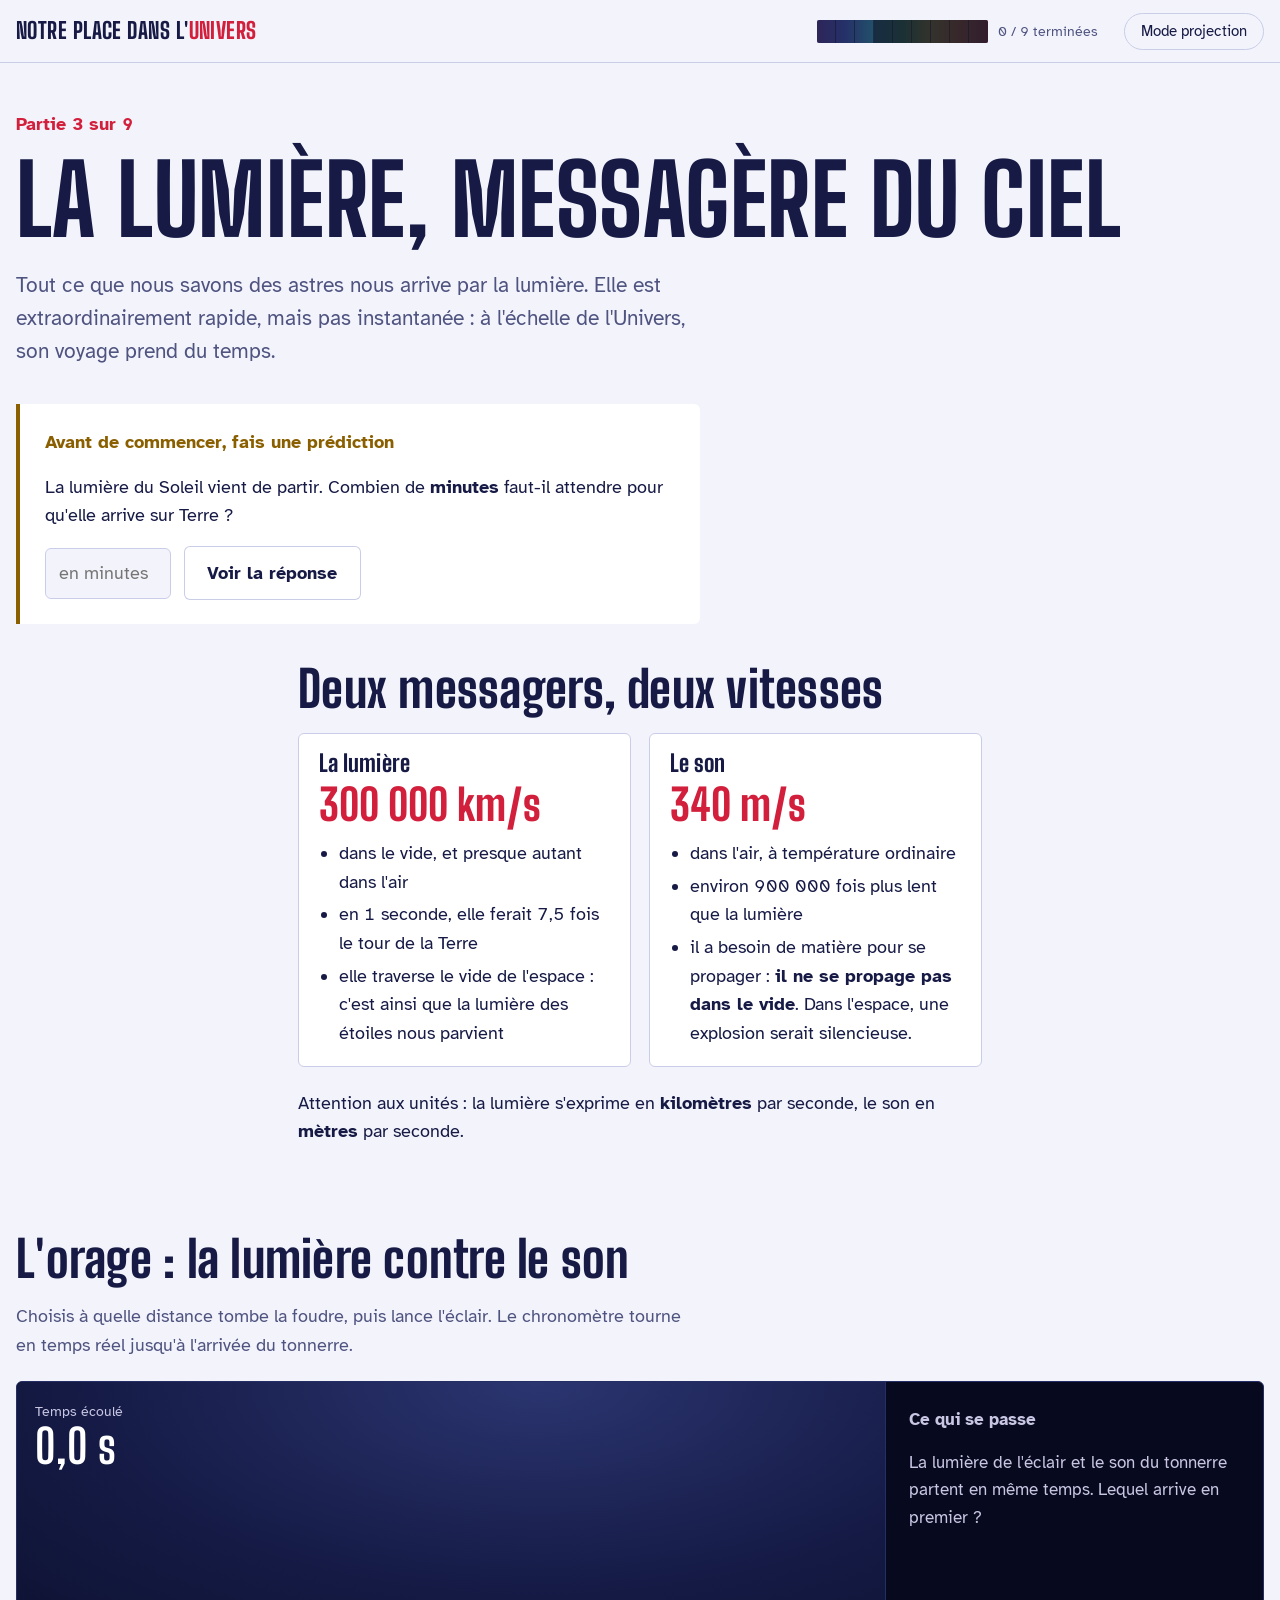
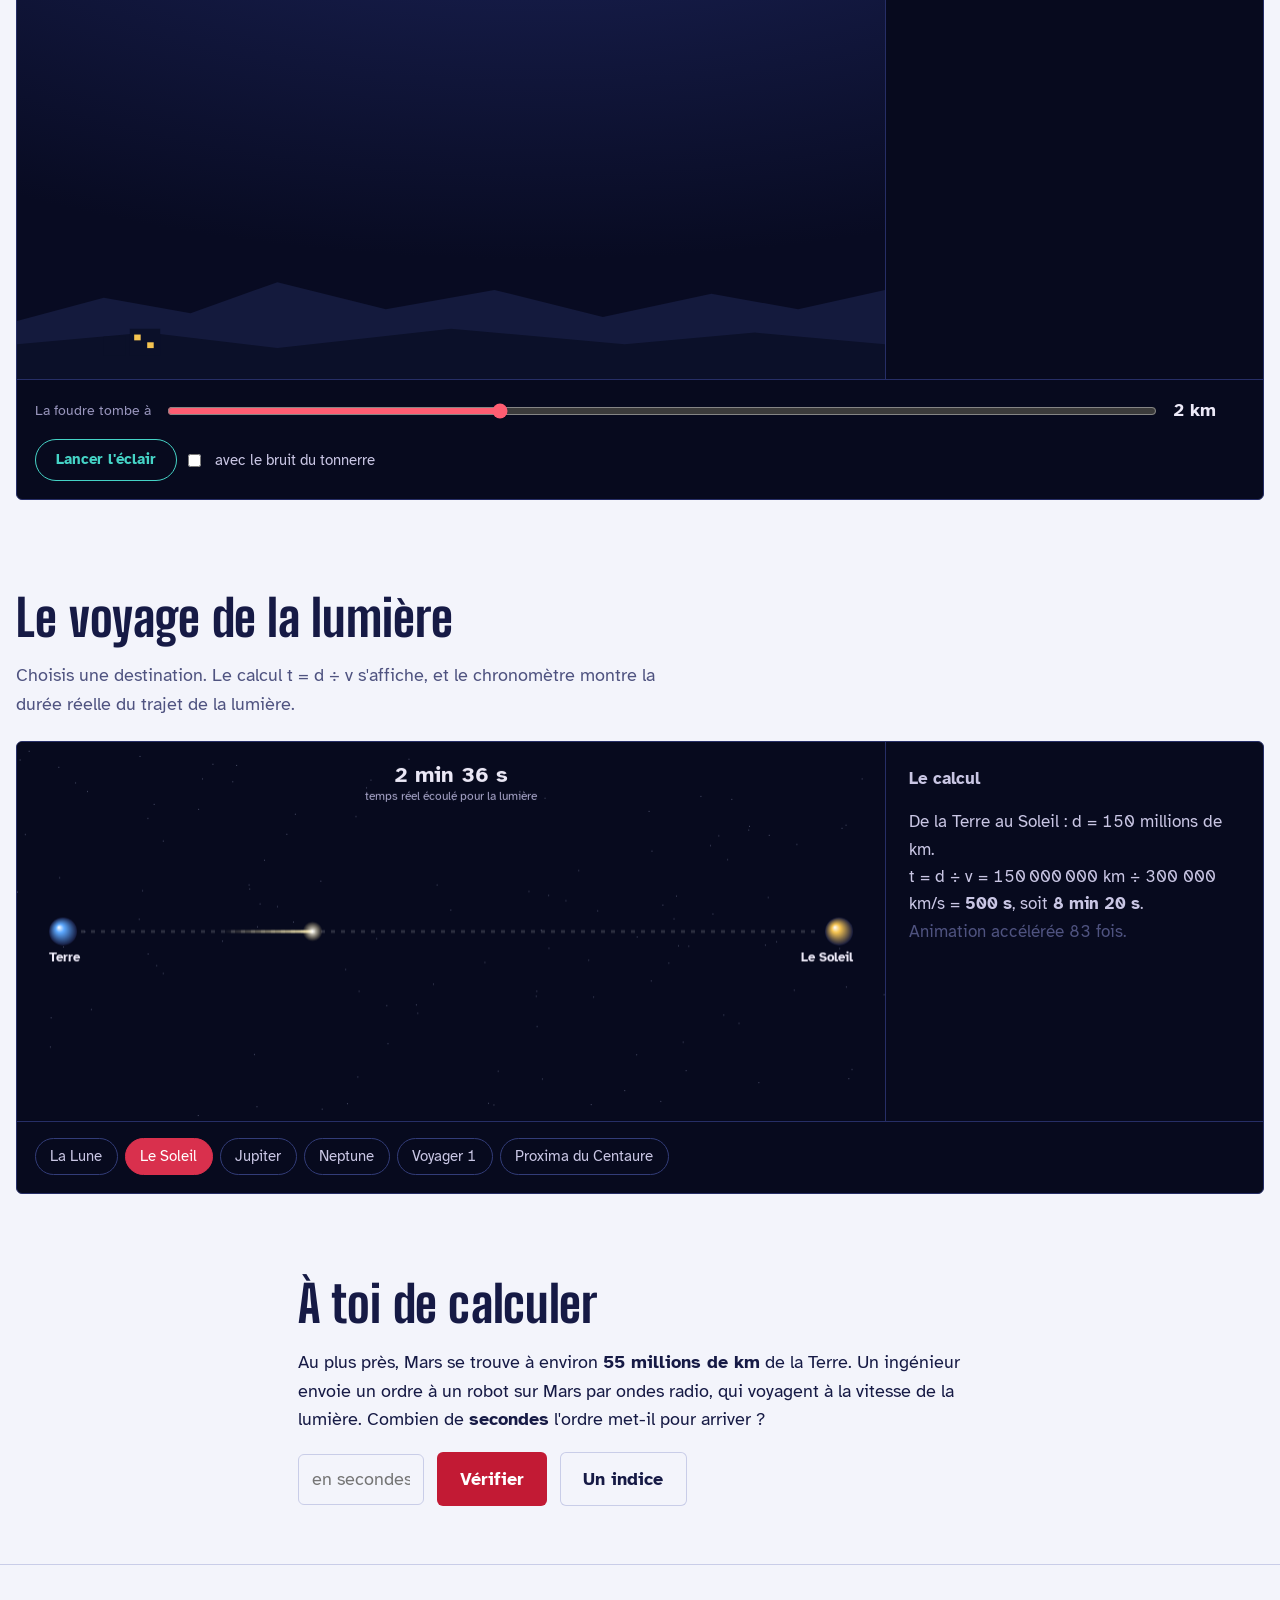
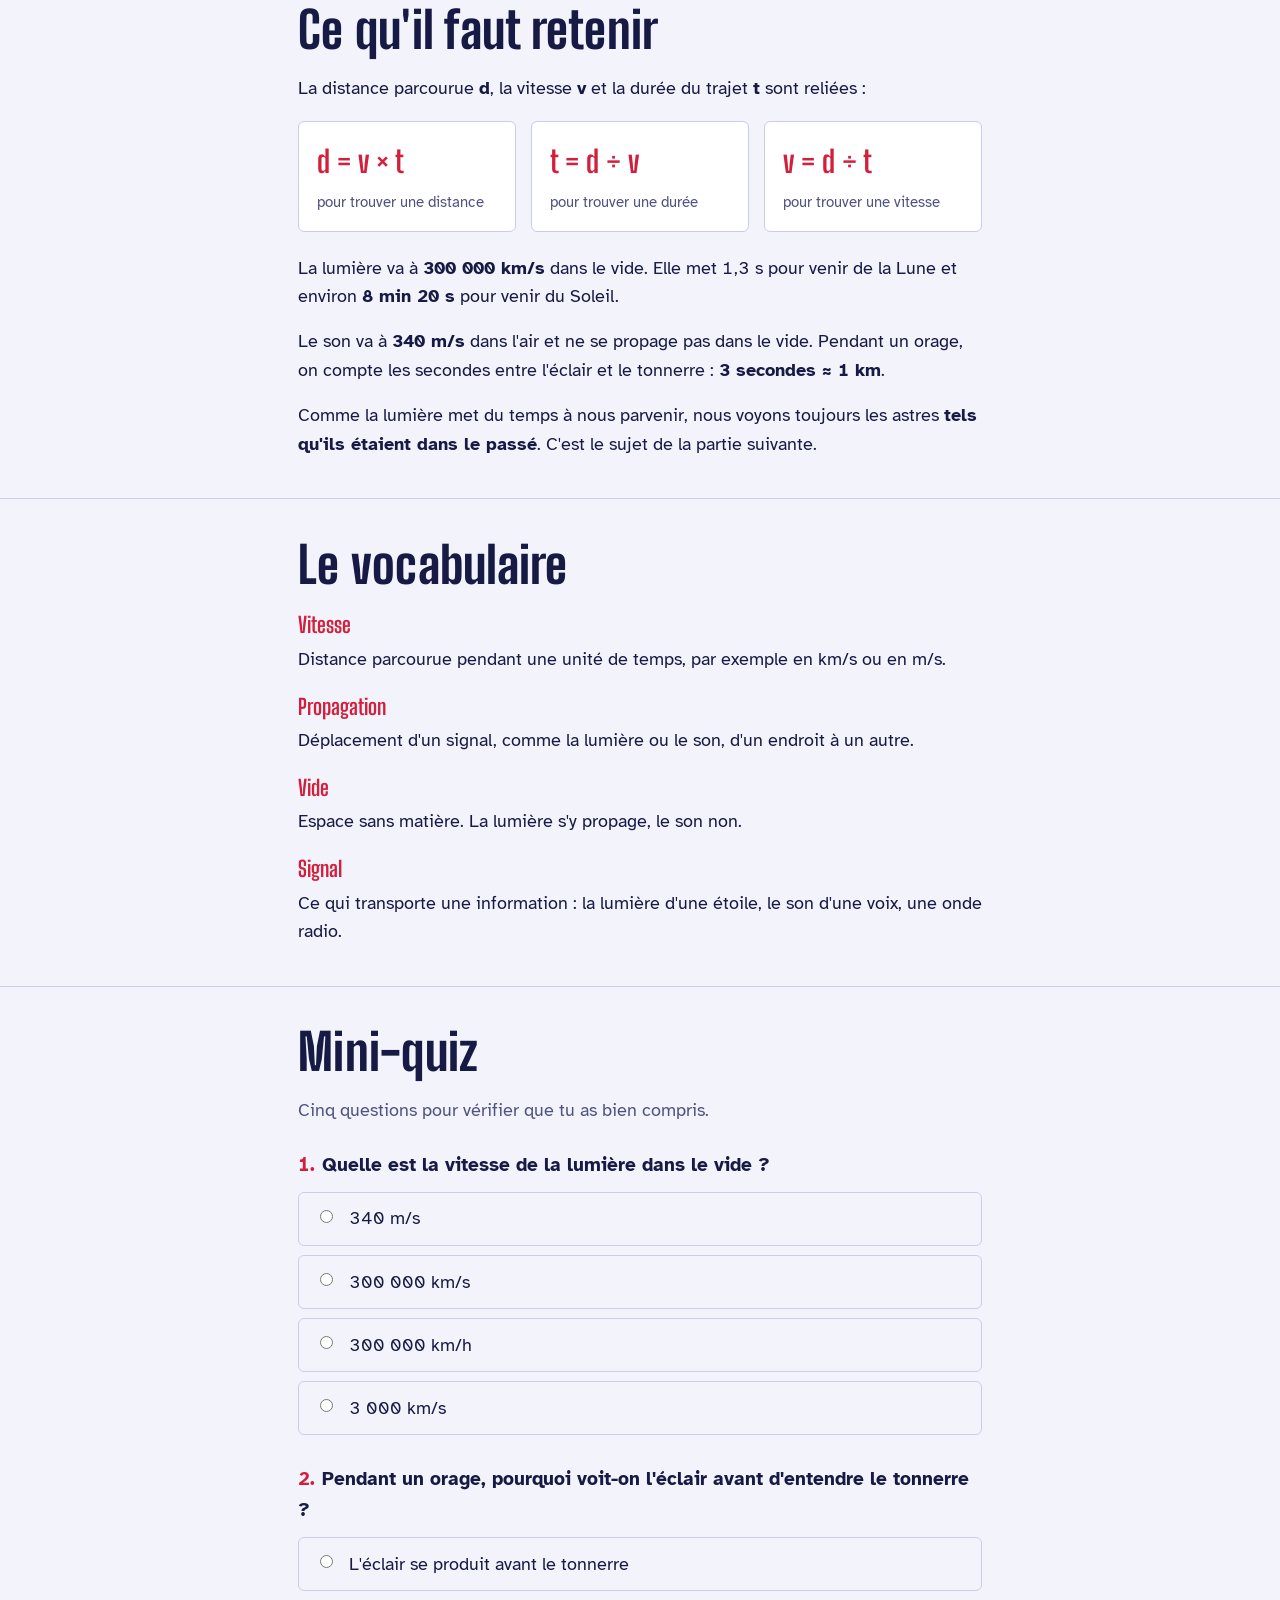
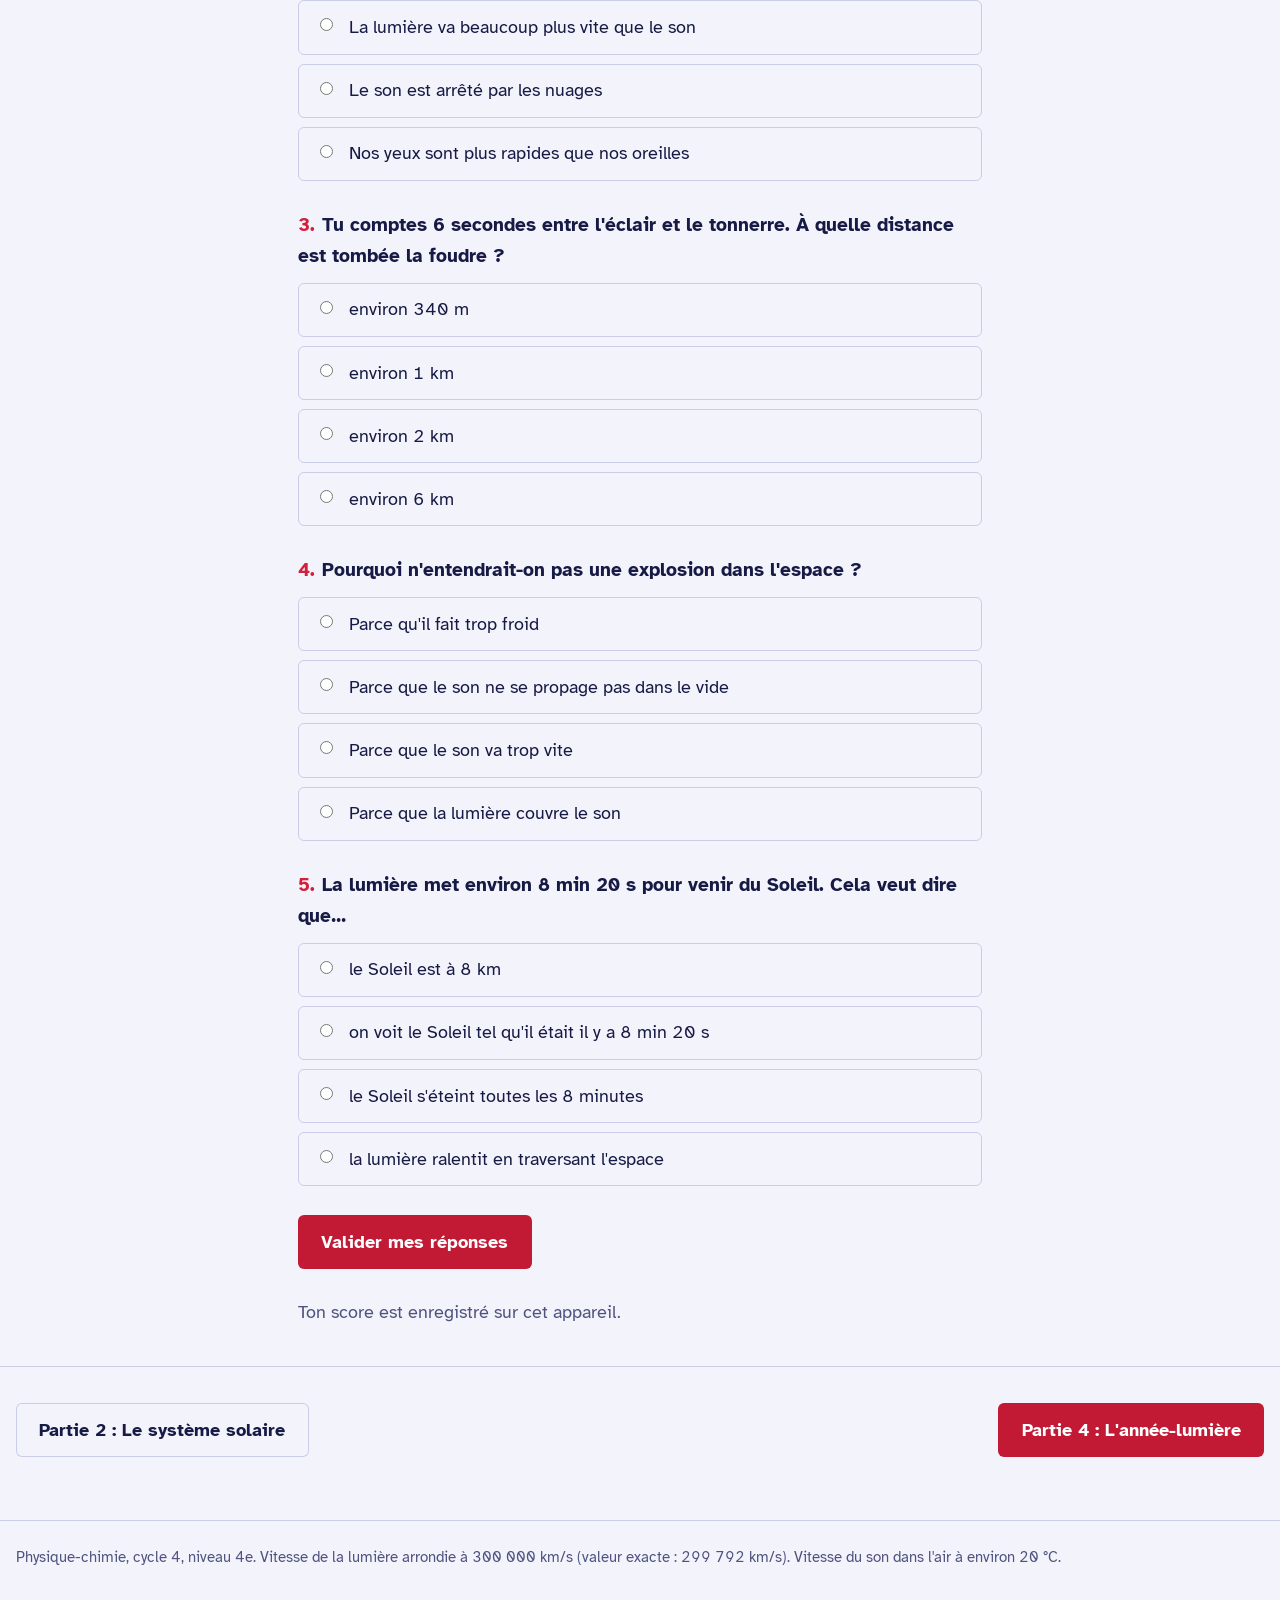
<file: partie-3.html>
<!doctype html>
<html lang="fr">
<head>
  <meta charset="utf-8">
  <meta name="viewport" content="width=device-width, initial-scale=1, viewport-fit=cover">
  <title>La lumière, messagère du ciel</title>
  <meta name="description" content="Partie 3 : la vitesse de la lumière et du son, et la relation d = v × t appliquée aux astres.">
  <link rel="icon" href="data:image/svg+xml,%3Csvg xmlns=%27http://www.w3.org/2000/svg%27 viewBox=%270 0 32 32%27%3E%3Crect width=%2732%27 height=%2732%27 rx=%276%27 fill=%27%230F1433%27/%3E%3Ccircle cx=%2716%27 cy=%2716%27 r=%276%27 fill=%27none%27 stroke=%27%23FF5D72%27 stroke-width=%273%27/%3E%3Ccircle cx=%2716%27 cy=%2716%27 r=%271.8%27 fill=%27%23FF5D72%27/%3E%3C/svg%3E">
  <meta property="og:title" content="La lumière, messagère du ciel">
  <meta property="og:description" content="Partie 3 : la vitesse de la lumière et du son, et la relation d = v × t appliquée aux astres.">
  <meta property="og:type" content="website">
  <link rel="preconnect" href="https://fonts.googleapis.com">
  <link rel="preconnect" href="https://fonts.gstatic.com" crossorigin>
  <link rel="stylesheet" href="https://fonts.googleapis.com/css2?family=Atkinson+Hyperlegible:ital,wght@0,400;0,700;1,400&family=Big+Shoulders+Display:wght@700;800&display=swap">
  <link rel="stylesheet" href="assets/css/style.css">
  <script src="assets/js/site.js" defer></script>
  <script src="assets/js/lumiere.js" defer></script>
</head>
<body data-partie="3">
  <header id="barre" class="barre enveloppe"></header>

  <main>
    <section class="partie-tete enveloppe">
      <div class="large">
        <p class="surtitre">Partie 3 sur 9</p>
        <h1>La lumière, messagère du ciel</h1>
        <p class="chapeau colonne" style="margin-inline:0">Tout ce que nous savons des astres nous arrive par la lumière. Elle est extraordinairement rapide, mais pas instantanée : à l'échelle de l'Univers, son voyage prend du temps.</p>
      </div>
    </section>

    <section class="enveloppe" aria-labelledby="titre-prediction">
      <div class="large">
        <div class="prediction colonne" style="margin-inline:0">
          <p class="etiquette" id="titre-prediction">Avant de commencer, fais une prédiction</p>
          <p>La lumière du Soleil vient de partir. Combien de <strong>minutes</strong> faut-il attendre pour qu'elle arrive sur Terre ?</p>
          <div class="prediction-saisie">
            <input id="prediction-champ" type="text" inputmode="decimal" placeholder="en minutes" aria-label="Ta prédiction en minutes">
            <button type="button" class="bouton discret" id="prediction-valider" data-cible="8.3">Voir la réponse</button>
          </div>
          <div class="prediction-reponse" id="prediction-reponse" hidden aria-live="polite">
            <p><strong class="debut"></strong> Il faut environ <strong>8 minutes et 20 secondes</strong>. Quand tu regardes le Soleil (jamais directement !), tu le vois tel qu'il était il y a 8 minutes. Tu vas le calculer toi-même plus bas.</p>
          </div>
        </div>
      </div>
    </section>

    <section class="bloc enveloppe" aria-labelledby="titre-vitesses">
      <div class="colonne">
        <h2 id="titre-vitesses">Deux messagers, deux vitesses</h2>
        <div class="familles">
          <div class="famille">
            <h3>La lumière</h3>
            <p class="chiffre-cle">300 000 km/s</p>
            <ul>
              <li>dans le vide, et presque autant dans l'air</li>
              <li>en 1 seconde, elle ferait 7,5 fois le tour de la Terre</li>
              <li>elle traverse le vide de l'espace : c'est ainsi que la lumière des étoiles nous parvient</li>
            </ul>
          </div>
          <div class="famille">
            <h3>Le son</h3>
            <p class="chiffre-cle">340 m/s</p>
            <ul>
              <li>dans l'air, à température ordinaire</li>
              <li>environ 900 000 fois plus lent que la lumière</li>
              <li>il a besoin de matière pour se propager : <strong>il ne se propage pas dans le vide</strong>. Dans l'espace, une explosion serait silencieuse.</li>
            </ul>
          </div>
        </div>
        <p style="margin-top:1.2rem">Attention aux unités : la lumière s'exprime en <strong>kilomètres</strong> par seconde, le son en <strong>mètres</strong> par seconde.</p>
      </div>
    </section>

    <section class="instrument enveloppe" aria-labelledby="titre-orage">
      <div class="large">
        <h2 id="titre-orage" style="margin-block:1.6rem 1rem">L'orage : la lumière contre le son</h2>
        <p class="texte-doux colonne" style="margin:0 0 1.2rem">Choisis à quelle distance tombe la foudre, puis lance l'éclair. Le chronomètre tourne en temps réel jusqu'à l'arrivée du tonnerre.</p>
        <div class="observatoire orage">
          <div class="ecran">
            <div class="orage-scene" id="orage-scene" role="img" aria-label="Un paysage sous un ciel d'orage, où tombe un éclair.">
              <svg class="orage-eclair" id="orage-eclair" viewBox="0 0 100 100" preserveAspectRatio="none" aria-hidden="true">
                <polyline points="62,0 55,22 61,24 50,46 57,48 44,72 52,74 41,100" fill="none" stroke="#FFF6D0" stroke-width="3" stroke-linejoin="round" vector-effect="non-scaling-stroke"/>
              </svg>
              <svg class="orage-sol" viewBox="0 0 400 80" preserveAspectRatio="none" aria-hidden="true">
                <path d="M0 50 L40 38 L80 46 L120 30 L170 44 L220 34 L270 48 L320 36 L360 44 L400 34 L400 80 L0 80 Z" fill="#141A3D"/>
                <path d="M0 62 L60 56 L120 64 L200 54 L280 62 L340 56 L400 62 L400 80 L0 80 Z" fill="#0B1029"/>
                <rect x="40" y="58" width="10" height="10" fill="#0B1029"/><rect x="52" y="54" width="14" height="14" fill="#0B1029"/>
                <rect x="54" y="57" width="3" height="3" fill="#F5C451"/><rect x="60" y="61" width="3" height="3" fill="#F5C451"/>
              </svg>
              <p class="orage-chrono"><span>Temps écoulé</span><strong id="orage-chrono">0,0 s</strong></p>
            </div>
          </div>
          <div class="panneau">
            <p class="panneau-niveau">Ce qui se passe</p>
            <p id="orage-message" aria-live="polite">La lumière de l'éclair et le son du tonnerre partent en même temps. Lequel arrive en premier ?</p>
          </div>
          <div class="commandes">
            <div class="curseur-ligne">
              <label for="orage-distance">La foudre tombe à</label>
              <input type="range" id="orage-distance" min="0.5" max="5" step="0.5" value="2">
              <strong id="orage-d" style="min-width:4rem">2 km</strong>
            </div>
            <div class="etapes actions">
              <button type="button" class="lecture" id="orage-lancer">Lancer l'éclair</button>
              <label class="reglage"><input type="checkbox" id="orage-son"> avec le bruit du tonnerre</label>
            </div>
          </div>
        </div>
      </div>
    </section>

    <section class="instrument enveloppe" aria-labelledby="titre-voyage">
      <div class="large">
        <h2 id="titre-voyage" style="margin-block:1.6rem 1rem">Le voyage de la lumière</h2>
        <p class="texte-doux colonne" style="margin:0 0 1.2rem">Choisis une destination. Le calcul t = d ÷ v s'affiche, et le chronomètre montre la durée réelle du trajet de la lumière.</p>
        <div class="observatoire voyage">
          <div class="ecran"><canvas id="voyage" role="img" aria-label="Un rayon de lumière voyage d'un astre à un autre."></canvas></div>
          <div class="panneau">
            <p class="panneau-niveau">Le calcul</p>
            <p id="voyage-calcul" aria-live="polite"></p>
          </div>
          <div class="commandes"><div class="etapes" id="voyage-choix" aria-label="Choisir une destination"></div></div>
        </div>
      </div>
    </section>

    <section class="bloc enveloppe" aria-labelledby="titre-exercice">
      <div class="colonne">
        <h2 id="titre-exercice">À toi de calculer</h2>
        <p>Au plus près, Mars se trouve à environ <strong>55 millions de km</strong> de la Terre. Un ingénieur envoie un ordre à un robot sur Mars par ondes radio, qui voyagent à la vitesse de la lumière. Combien de <strong>secondes</strong> l'ordre met-il pour arriver ?</p>
        <div class="prediction-saisie" style="margin-top:1rem">
          <input id="ex-reponse" type="text" inputmode="decimal" placeholder="en secondes" aria-label="Ta réponse en secondes" class="champ">
          <button type="button" class="bouton" id="ex-verifier">Vérifier</button>
          <button type="button" class="bouton discret" id="ex-indice">Un indice</button>
        </div>
        <p id="ex-aide" class="astuce" hidden>On cherche une durée : t = d ÷ v. Ici d = 55 000 000 km et v = 300 000 km/s.</p>
        <p id="ex-retour" class="ex-retour" aria-live="polite"></p>
      </div>
    </section>

    <section class="bloc enveloppe" aria-labelledby="titre-retenir">
      <div class="colonne">
        <h2 id="titre-retenir">Ce qu'il faut retenir</h2>
        <p>La distance parcourue <strong>d</strong>, la vitesse <strong>v</strong> et la durée du trajet <strong>t</strong> sont reliées :</p>
        <div class="formules" role="list">
          <p role="listitem"><strong>d = v × t</strong><span>pour trouver une distance</span></p>
          <p role="listitem"><strong>t = d ÷ v</strong><span>pour trouver une durée</span></p>
          <p role="listitem"><strong>v = d ÷ t</strong><span>pour trouver une vitesse</span></p>
        </div>
        <p style="margin-top:1.2rem">La lumière va à <strong>300 000 km/s</strong> dans le vide. Elle met 1,3 s pour venir de la Lune et environ <strong>8 min 20 s</strong> pour venir du Soleil.</p>
        <p>Le son va à <strong>340 m/s</strong> dans l'air et ne se propage pas dans le vide. Pendant un orage, on compte les secondes entre l'éclair et le tonnerre : <strong>3 secondes ≈ 1 km</strong>.</p>
        <p>Comme la lumière met du temps à nous parvenir, nous voyons toujours les astres <strong>tels qu'ils étaient dans le passé</strong>. C'est le sujet de la partie suivante.</p>
      </div>
    </section>

    <section class="bloc enveloppe" aria-labelledby="titre-vocabulaire">
      <div class="colonne">
        <h2 id="titre-vocabulaire">Le vocabulaire</h2>
        <dl class="vocabulaire">
          <div><dt>Vitesse</dt><dd>Distance parcourue pendant une unité de temps, par exemple en km/s ou en m/s.</dd></div>
          <div><dt>Propagation</dt><dd>Déplacement d'un signal, comme la lumière ou le son, d'un endroit à un autre.</dd></div>
          <div><dt>Vide</dt><dd>Espace sans matière. La lumière s'y propage, le son non.</dd></div>
          <div><dt>Signal</dt><dd>Ce qui transporte une information : la lumière d'une étoile, le son d'une voix, une onde radio.</dd></div>
        </dl>
      </div>
    </section>

    <section class="bloc enveloppe" aria-labelledby="titre-quiz">
      <div class="colonne">
        <h2 id="titre-quiz">Mini-quiz</h2>
        <p class="texte-doux" style="margin-bottom:1.4rem">Cinq questions pour vérifier que tu as bien compris.</p>
        <div id="quiz"></div>
      </div>
    </section>

    <nav class="suite enveloppe" aria-label="Navigation entre les parties">
      <div class="large" style="display:flex;flex-wrap:wrap;justify-content:space-between;gap:1rem;width:100%">
        <a class="bouton discret" href="partie-2.html">Partie 2 : Le système solaire</a>
        <a class="bouton" href="partie-4.html">Partie 4 : L'année-lumière</a>
      </div>
    </nav>
  </main>

  <footer class="pied enveloppe">
    <div class="large">Physique-chimie, cycle 4, niveau 4e. Vitesse de la lumière arrondie à 300 000 km/s (valeur exacte : 299 792 km/s). Vitesse du son dans l'air à environ 20 °C.</div>
  </footer>

  <script>
    document.addEventListener("DOMContentLoaded", function () {
      window.Univers.quiz("quiz", [
        {
          q: "Quelle est la vitesse de la lumière dans le vide ?",
          choix: ["340 m/s", "300 000 km/s", "300 000 km/h", "3 000 km/s"],
          bonne: 1,
          explication: "La lumière parcourt environ 300 000 km chaque seconde. 340 m/s, c'est la vitesse du son dans l'air."
        },
        {
          q: "Pendant un orage, pourquoi voit-on l'éclair avant d'entendre le tonnerre ?",
          choix: ["L'éclair se produit avant le tonnerre", "La lumière va beaucoup plus vite que le son", "Le son est arrêté par les nuages", "Nos yeux sont plus rapides que nos oreilles"],
          bonne: 1,
          explication: "Les deux partent en même temps, mais la lumière arrive presque instantanément alors que le son ne fait que 340 m chaque seconde."
        },
        {
          q: "Tu comptes 6 secondes entre l'éclair et le tonnerre. À quelle distance est tombée la foudre ?",
          choix: ["environ 340 m", "environ 1 km", "environ 2 km", "environ 6 km"],
          bonne: 2,
          explication: "d = v × t = 340 × 6 = 2 040 m, soit environ 2 km. Avec l'astuce : 3 secondes ≈ 1 km, donc 6 secondes ≈ 2 km."
        },
        {
          q: "Pourquoi n'entendrait-on pas une explosion dans l'espace ?",
          choix: ["Parce qu'il fait trop froid", "Parce que le son ne se propage pas dans le vide", "Parce que le son va trop vite", "Parce que la lumière couvre le son"],
          bonne: 1,
          explication: "Le son a besoin de matière (air, eau, solide) pour se propager. L'espace est presque vide : le son ne peut pas y voyager, contrairement à la lumière."
        },
        {
          q: "La lumière met environ 8 min 20 s pour venir du Soleil. Cela veut dire que…",
          choix: ["le Soleil est à 8 km", "on voit le Soleil tel qu'il était il y a 8 min 20 s", "le Soleil s'éteint toutes les 8 minutes", "la lumière ralentit en traversant l'espace"],
          bonne: 1,
          explication: "La lumière que l'on reçoit est partie du Soleil 8 min 20 s plus tôt : on voit donc le Soleil avec ce retard."
        }
      ]);
    });
  </script>
</body>
</html>
</file>
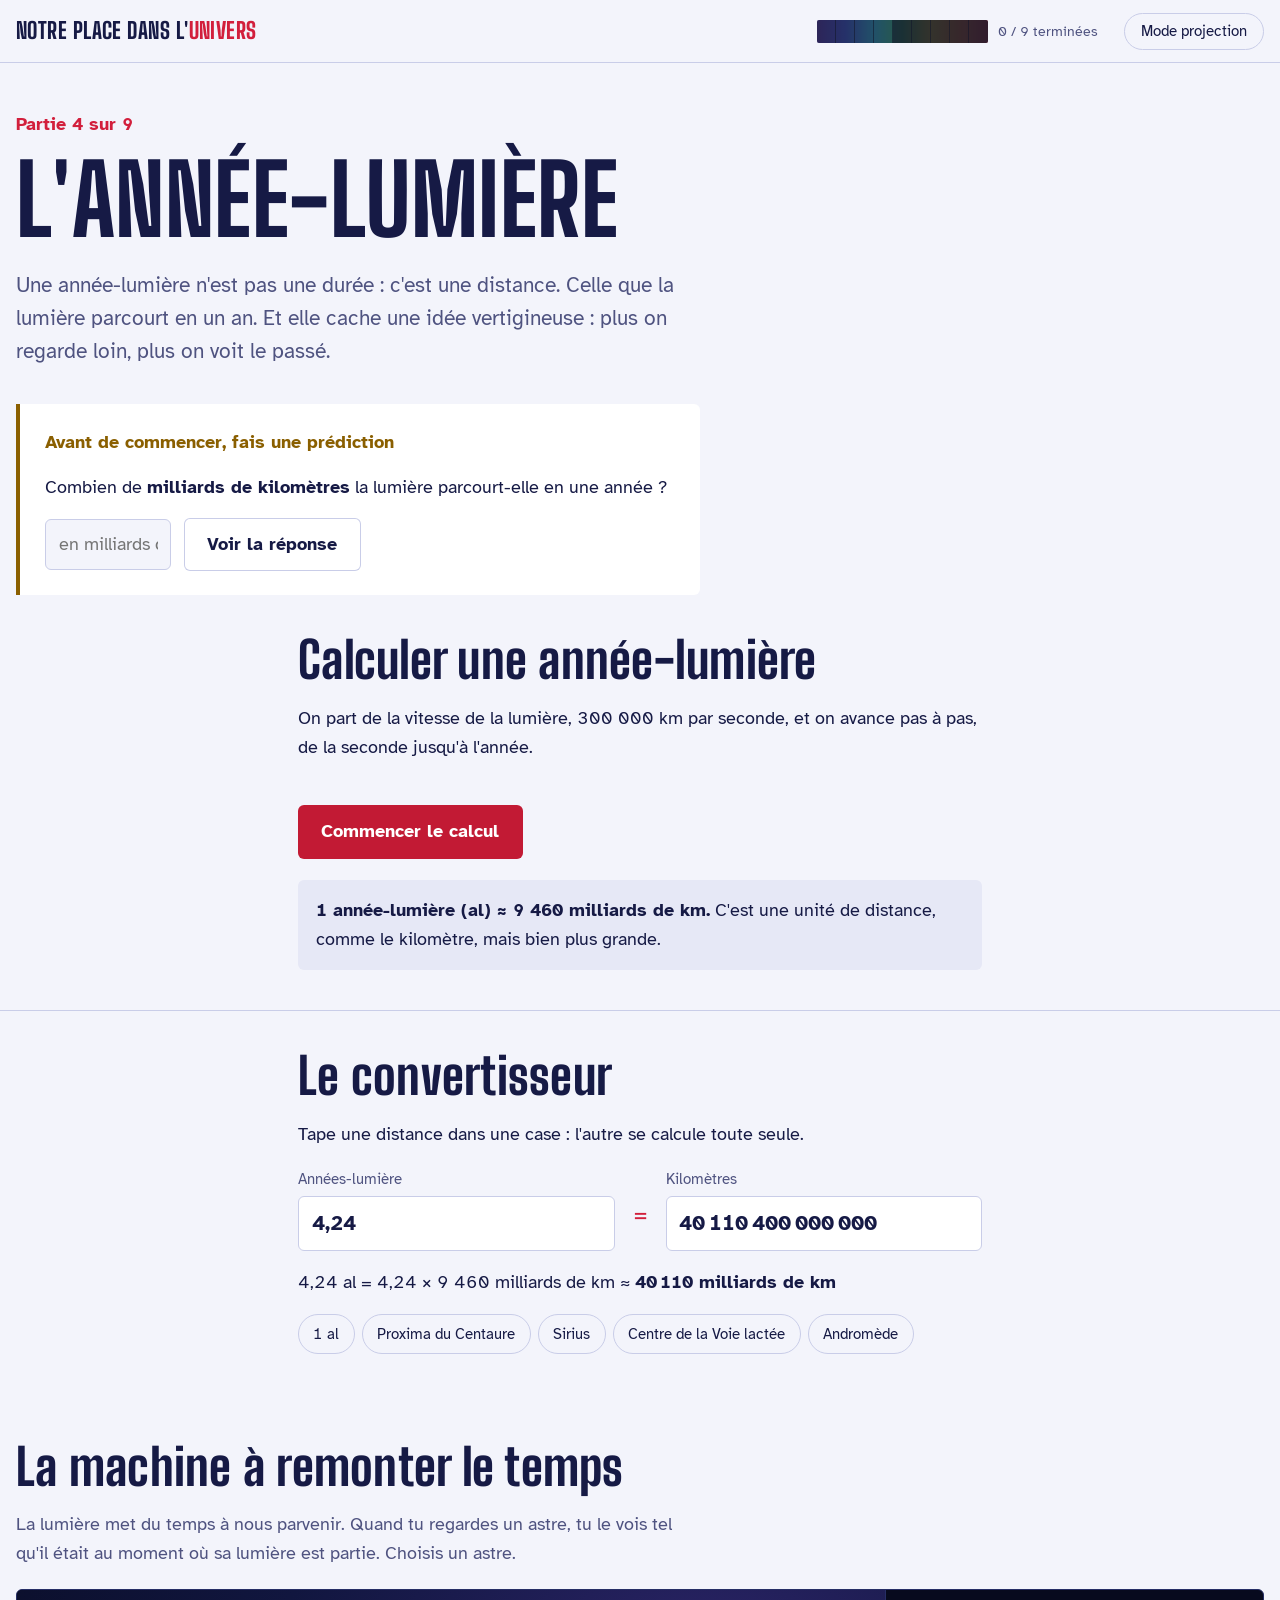
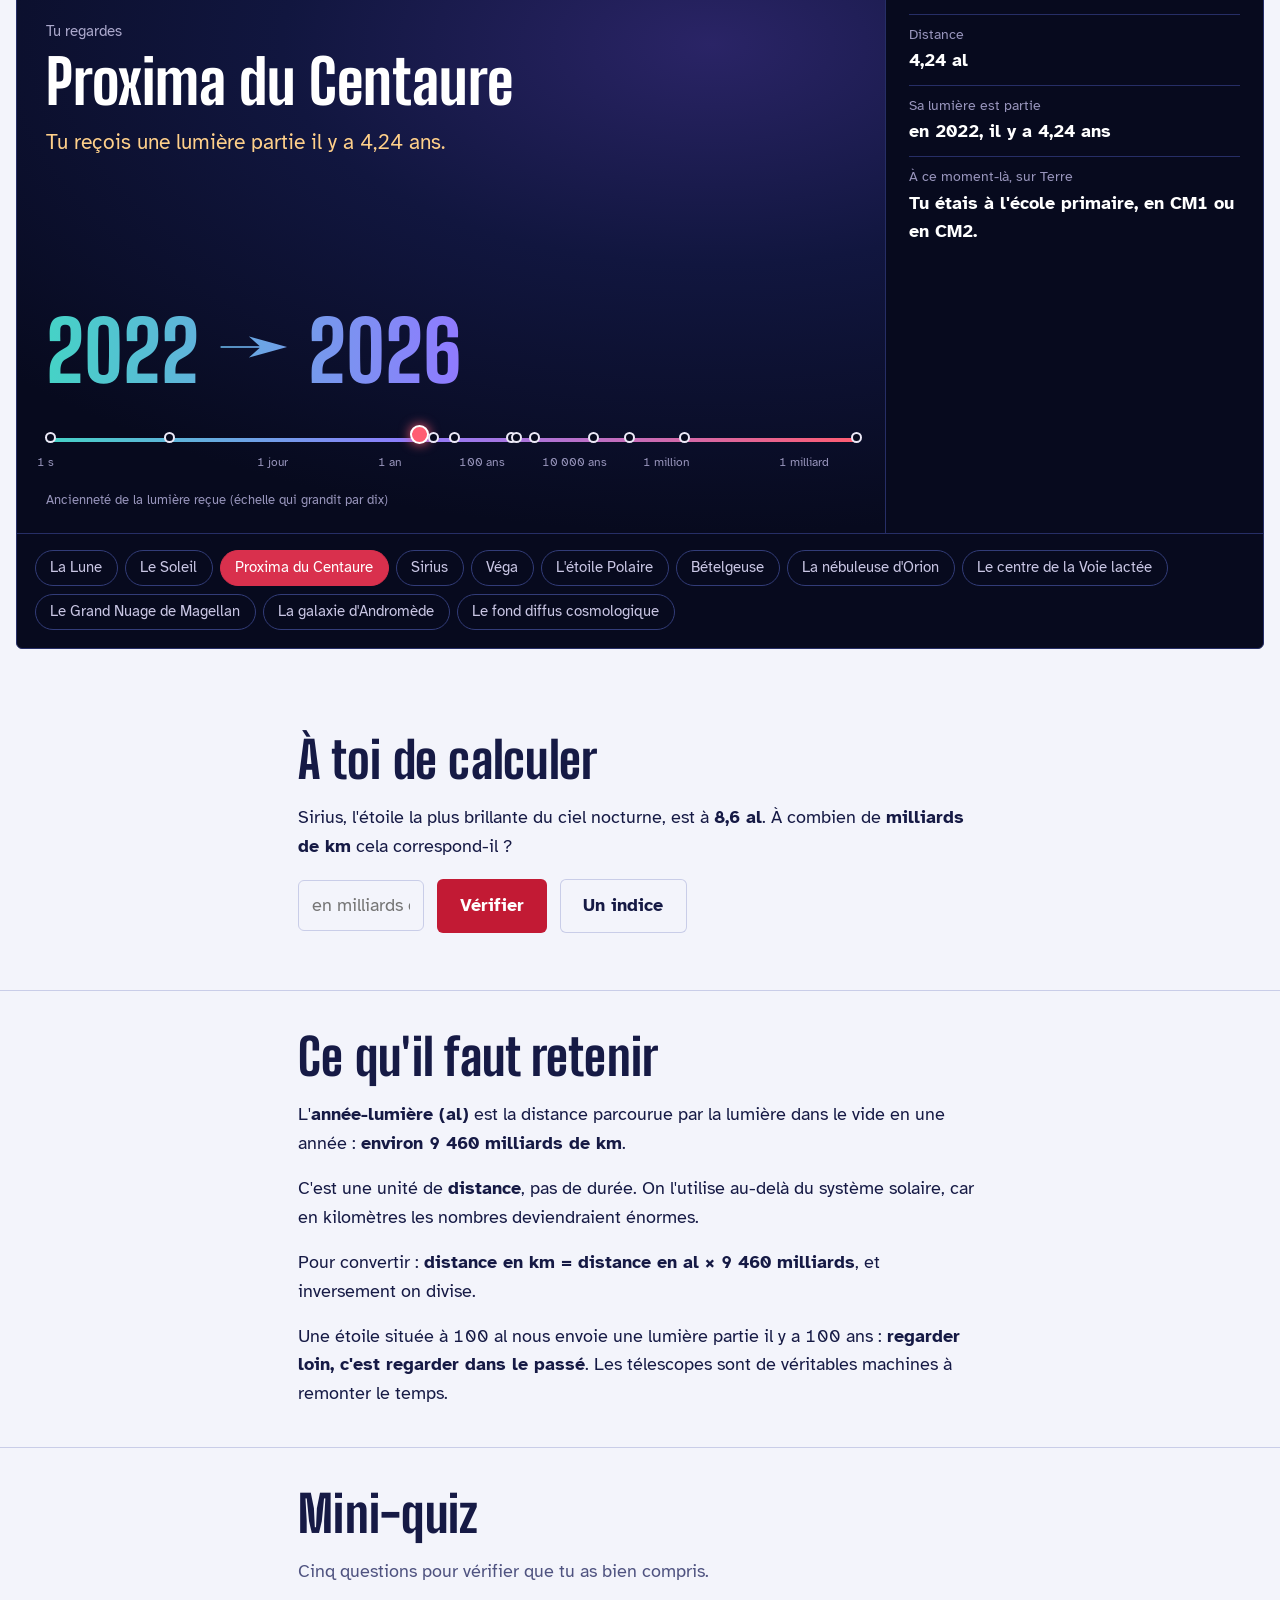
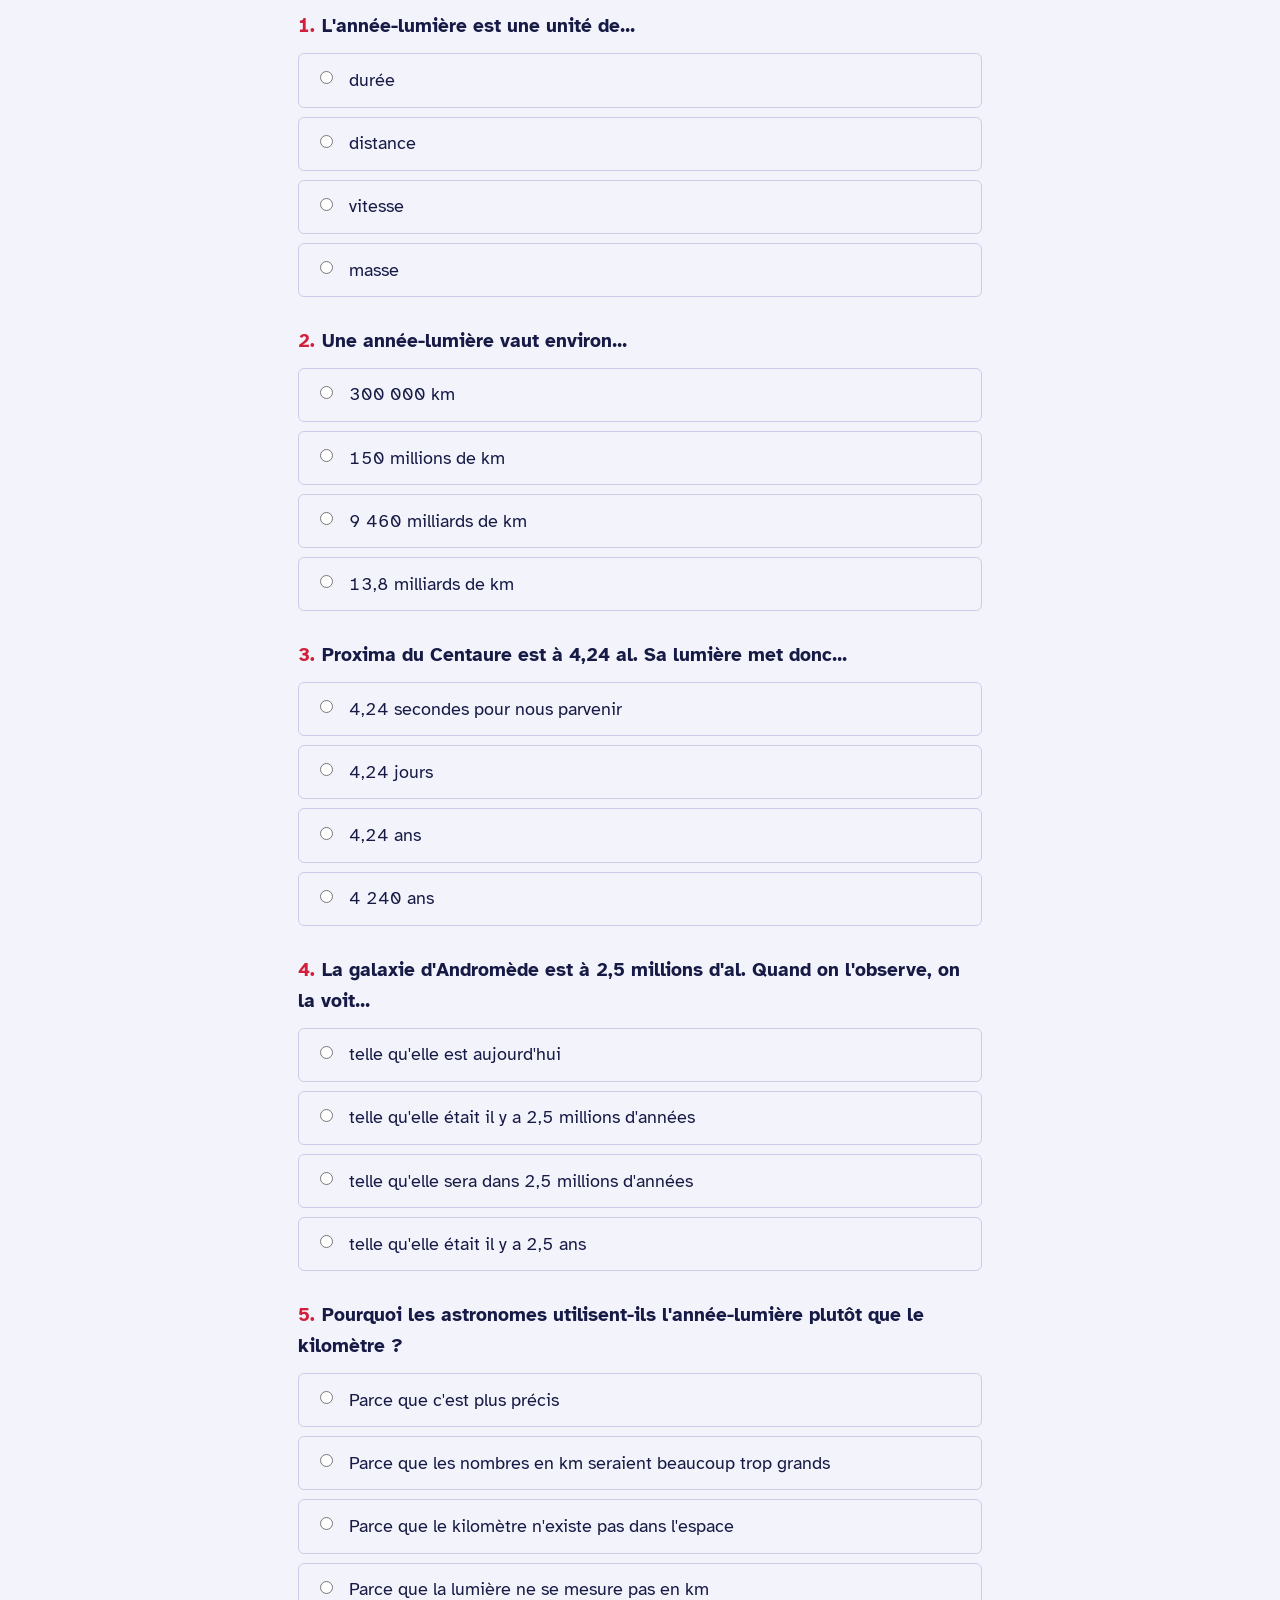
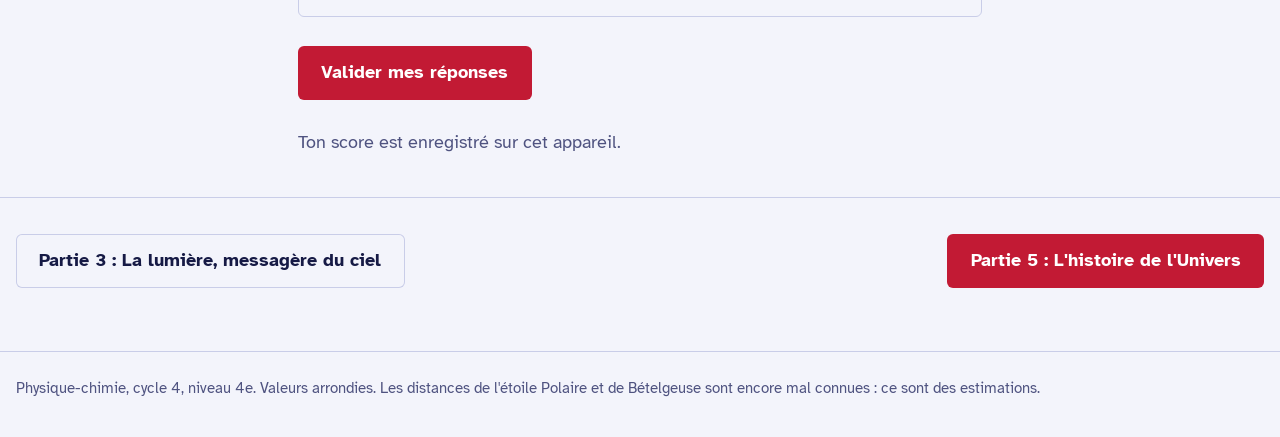
<file: partie-4.html>
<!doctype html>
<html lang="fr">
<head>
  <meta charset="utf-8">
  <meta name="viewport" content="width=device-width, initial-scale=1, viewport-fit=cover">
  <title>L'année-lumière</title>
  <meta name="description" content="Partie 4 : l'année-lumière, unité de distance, et pourquoi regarder loin, c'est regarder dans le passé.">
  <link rel="icon" href="data:image/svg+xml,%3Csvg xmlns=%27http://www.w3.org/2000/svg%27 viewBox=%270 0 32 32%27%3E%3Crect width=%2732%27 height=%2732%27 rx=%276%27 fill=%27%230F1433%27/%3E%3Ccircle cx=%2716%27 cy=%2716%27 r=%276%27 fill=%27none%27 stroke=%27%23FF5D72%27 stroke-width=%273%27/%3E%3Ccircle cx=%2716%27 cy=%2716%27 r=%271.8%27 fill=%27%23FF5D72%27/%3E%3C/svg%3E">
  <meta property="og:title" content="L'année-lumière">
  <meta property="og:description" content="Partie 4 : l'année-lumière, unité de distance, et pourquoi regarder loin, c'est regarder dans le passé.">
  <meta property="og:type" content="website">
  <link rel="preconnect" href="https://fonts.googleapis.com">
  <link rel="preconnect" href="https://fonts.gstatic.com" crossorigin>
  <link rel="stylesheet" href="https://fonts.googleapis.com/css2?family=Atkinson+Hyperlegible:ital,wght@0,400;0,700;1,400&family=Big+Shoulders+Display:wght@700;800&display=swap">
  <link rel="stylesheet" href="assets/css/style.css">
  <script src="assets/js/site.js" defer></script>
  <script src="assets/js/annee.js" defer></script>
</head>
<body data-partie="4">
  <header id="barre" class="barre enveloppe"></header>

  <main>
    <section class="partie-tete enveloppe">
      <div class="large">
        <p class="surtitre">Partie 4 sur 9</p>
        <h1>L'année-lumière</h1>
        <p class="chapeau colonne" style="margin-inline:0">Une année-lumière n'est pas une durée : c'est une distance. Celle que la lumière parcourt en un an. Et elle cache une idée vertigineuse : plus on regarde loin, plus on voit le passé.</p>
      </div>
    </section>

    <section class="enveloppe" aria-labelledby="titre-prediction">
      <div class="large">
        <div class="prediction colonne" style="margin-inline:0">
          <p class="etiquette" id="titre-prediction">Avant de commencer, fais une prédiction</p>
          <p>Combien de <strong>milliards de kilomètres</strong> la lumière parcourt-elle en une année ?</p>
          <div class="prediction-saisie">
            <input id="prediction-champ" type="text" inputmode="decimal" placeholder="en milliards de km" aria-label="Ta prédiction en milliards de kilomètres">
            <button type="button" class="bouton discret" id="prediction-valider" data-cible="9460">Voir la réponse</button>
          </div>
          <div class="prediction-reponse" id="prediction-reponse" hidden aria-live="polite">
            <p><strong class="debut"></strong> Environ <strong>9 460 milliards de km</strong>. C'est 63 000 fois la distance entre la Terre et le Soleil. Le calcul est juste en dessous.</p>
          </div>
        </div>
      </div>
    </section>

    <section class="bloc enveloppe" aria-labelledby="titre-calcul">
      <div class="colonne">
        <h2 id="titre-calcul">Calculer une année-lumière</h2>
        <p>On part de la vitesse de la lumière, 300 000 km par seconde, et on avance pas à pas, de la seconde jusqu'à l'année.</p>
        <ol class="escalier" id="escalier">
          <li hidden><span>En 1 seconde</span><strong>300 000 km</strong></li>
          <li hidden><span>En 1 minute : 300 000 × 60</span><strong>18 millions de km</strong></li>
          <li hidden><span>En 1 heure : 18 000 000 × 60</span><strong>1,08 milliard de km</strong></li>
          <li hidden><span>En 1 jour : 1 080 000 000 × 24</span><strong>25,9 milliards de km</strong></li>
          <li hidden><span>En 1 an : 25 920 000 000 × 365,25</span><strong>≈ 9 460 milliards de km</strong></li>
        </ol>
        <p><button type="button" class="bouton" id="esc-suivant">Commencer le calcul</button></p>
        <p class="astuce"><strong>1 année-lumière (al) ≈ 9 460 milliards de km.</strong> C'est une unité de distance, comme le kilomètre, mais bien plus grande.</p>
      </div>
    </section>

    <section class="bloc enveloppe" aria-labelledby="titre-convertisseur">
      <div class="colonne">
        <h2 id="titre-convertisseur">Le convertisseur</h2>
        <p>Tape une distance dans une case : l'autre se calcule toute seule.</p>
        <div class="convertisseur">
          <label class="conv-case">Années-lumière<input id="conv-al" type="text" inputmode="decimal" class="champ"></label>
          <span class="conv-egal" aria-hidden="true">=</span>
          <label class="conv-case">Kilomètres<input id="conv-km" type="text" inputmode="decimal" class="champ"></label>
        </div>
        <p id="conv-mots" class="conv-mots" aria-live="polite"></p>
        <div class="etapes clair" aria-label="Exemples">
          <button type="button" data-al="1">1 al</button>
          <button type="button" data-al="4.24">Proxima du Centaure</button>
          <button type="button" data-al="8.6">Sirius</button>
          <button type="button" data-al="26000">Centre de la Voie lactée</button>
          <button type="button" data-al="2500000">Andromède</button>
        </div>
      </div>
    </section>

    <section class="instrument enveloppe" aria-labelledby="titre-machine">
      <div class="large">
        <h2 id="titre-machine" style="margin-block:1.6rem 1rem">La machine à remonter le temps</h2>
        <p class="texte-doux colonne" style="margin:0 0 1.2rem">La lumière met du temps à nous parvenir. Quand tu regardes un astre, tu le vois tel qu'il était au moment où sa lumière est partie. Choisis un astre.</p>
        <div class="observatoire machine">
          <div class="ecran">
            <div class="machine-vue">
              <p class="machine-surtitre">Tu regardes</p>
              <p class="machine-nom" id="machine-nom"></p>
              <p class="machine-phrase" id="machine-phrase" aria-live="polite"></p>
              <p class="machine-date" id="machine-date" aria-hidden="true"></p>
              <div class="frise" id="machine-frise" aria-hidden="true"><span class="frise-axe"></span></div>
              <p class="frise-legende">Ancienneté de la lumière reçue (échelle qui grandit par dix)</p>
            </div>
          </div>
          <div class="panneau">
            <dl class="mesures">
              <div><dt>Distance</dt><dd id="machine-distance"></dd></div>
              <div><dt>Sa lumière est partie</dt><dd id="machine-depart"></dd></div>
              <div><dt>À ce moment-là, sur Terre</dt><dd id="machine-terre"></dd></div>
            </dl>
          </div>
          <div class="commandes"><div class="etapes" id="machine-choix" aria-label="Choisir un astre"></div></div>
        </div>
      </div>
    </section>

    <section class="bloc enveloppe" aria-labelledby="titre-exercice">
      <div class="colonne">
        <h2 id="titre-exercice">À toi de calculer</h2>
        <p>Sirius, l'étoile la plus brillante du ciel nocturne, est à <strong>8,6 al</strong>. À combien de <strong>milliards de km</strong> cela correspond-il ?</p>
        <div class="prediction-saisie" style="margin-top:1rem">
          <input id="ex-reponse" type="text" inputmode="decimal" placeholder="en milliards de km" aria-label="Ta réponse en milliards de kilomètres" class="champ">
          <button type="button" class="bouton" id="ex-verifier">Vérifier</button>
          <button type="button" class="bouton discret" id="ex-indice">Un indice</button>
        </div>
        <p id="ex-aide" class="astuce" hidden>1 al ≈ 9 460 milliards de km. Pour 8,6 al, on multiplie : 8,6 × 9 460.</p>
        <p id="ex-retour" class="ex-retour" aria-live="polite"></p>
      </div>
    </section>

    <section class="bloc enveloppe" aria-labelledby="titre-retenir">
      <div class="colonne">
        <h2 id="titre-retenir">Ce qu'il faut retenir</h2>
        <p>L'<strong>année-lumière (al)</strong> est la distance parcourue par la lumière dans le vide en une année : <strong>environ 9 460 milliards de km</strong>.</p>
        <p>C'est une unité de <strong>distance</strong>, pas de durée. On l'utilise au-delà du système solaire, car en kilomètres les nombres deviendraient énormes.</p>
        <p>Pour convertir : <strong>distance en km = distance en al × 9 460 milliards</strong>, et inversement on divise.</p>
        <p>Une étoile située à 100 al nous envoie une lumière partie il y a 100 ans : <strong>regarder loin, c'est regarder dans le passé</strong>. Les télescopes sont de véritables machines à remonter le temps.</p>
      </div>
    </section>

    <section class="bloc enveloppe" aria-labelledby="titre-quiz">
      <div class="colonne">
        <h2 id="titre-quiz">Mini-quiz</h2>
        <p class="texte-doux" style="margin-bottom:1.4rem">Cinq questions pour vérifier que tu as bien compris.</p>
        <div id="quiz"></div>
      </div>
    </section>

    <nav class="suite enveloppe" aria-label="Navigation entre les parties">
      <div class="large" style="display:flex;flex-wrap:wrap;justify-content:space-between;gap:1rem;width:100%">
        <a class="bouton discret" href="partie-3.html">Partie 3 : La lumière, messagère du ciel</a>
        <a class="bouton" href="partie-5.html">Partie 5 : L'histoire de l'Univers</a>
      </div>
    </nav>
  </main>

  <footer class="pied enveloppe">
    <div class="large">Physique-chimie, cycle 4, niveau 4e. Valeurs arrondies. Les distances de l'étoile Polaire et de Bételgeuse sont encore mal connues : ce sont des estimations.</div>
  </footer>

  <script>
    document.addEventListener("DOMContentLoaded", function () {
      window.Univers.quiz("quiz", [
        {
          q: "L'année-lumière est une unité de…",
          choix: ["durée", "distance", "vitesse", "masse"],
          bonne: 1,
          explication: "Malgré son nom, l'année-lumière mesure une distance : celle parcourue par la lumière en un an."
        },
        {
          q: "Une année-lumière vaut environ…",
          choix: ["300 000 km", "150 millions de km", "9 460 milliards de km", "13,8 milliards de km"],
          bonne: 2,
          explication: "300 000 km/s × le nombre de secondes dans une année ≈ 9 460 milliards de km."
        },
        {
          q: "Proxima du Centaure est à 4,24 al. Sa lumière met donc…",
          choix: ["4,24 secondes pour nous parvenir", "4,24 jours", "4,24 ans", "4 240 ans"],
          bonne: 2,
          explication: "Un astre situé à X années-lumière nous envoie une lumière qui a voyagé pendant X années."
        },
        {
          q: "La galaxie d'Andromède est à 2,5 millions d'al. Quand on l'observe, on la voit…",
          choix: ["telle qu'elle est aujourd'hui", "telle qu'elle était il y a 2,5 millions d'années", "telle qu'elle sera dans 2,5 millions d'années", "telle qu'elle était il y a 2,5 ans"],
          bonne: 1,
          explication: "Sa lumière est partie il y a 2,5 millions d'années : regarder loin, c'est regarder dans le passé."
        },
        {
          q: "Pourquoi les astronomes utilisent-ils l'année-lumière plutôt que le kilomètre ?",
          choix: ["Parce que c'est plus précis", "Parce que les nombres en km seraient beaucoup trop grands", "Parce que le kilomètre n'existe pas dans l'espace", "Parce que la lumière ne se mesure pas en km"],
          bonne: 1,
          explication: "Dire « 4,24 al » est bien plus pratique que « 40 000 milliards de km ». C'est le même principe que les mm, m et km sur Terre."
        }
      ]);
    });
  </script>
</body>
</html>
</file>
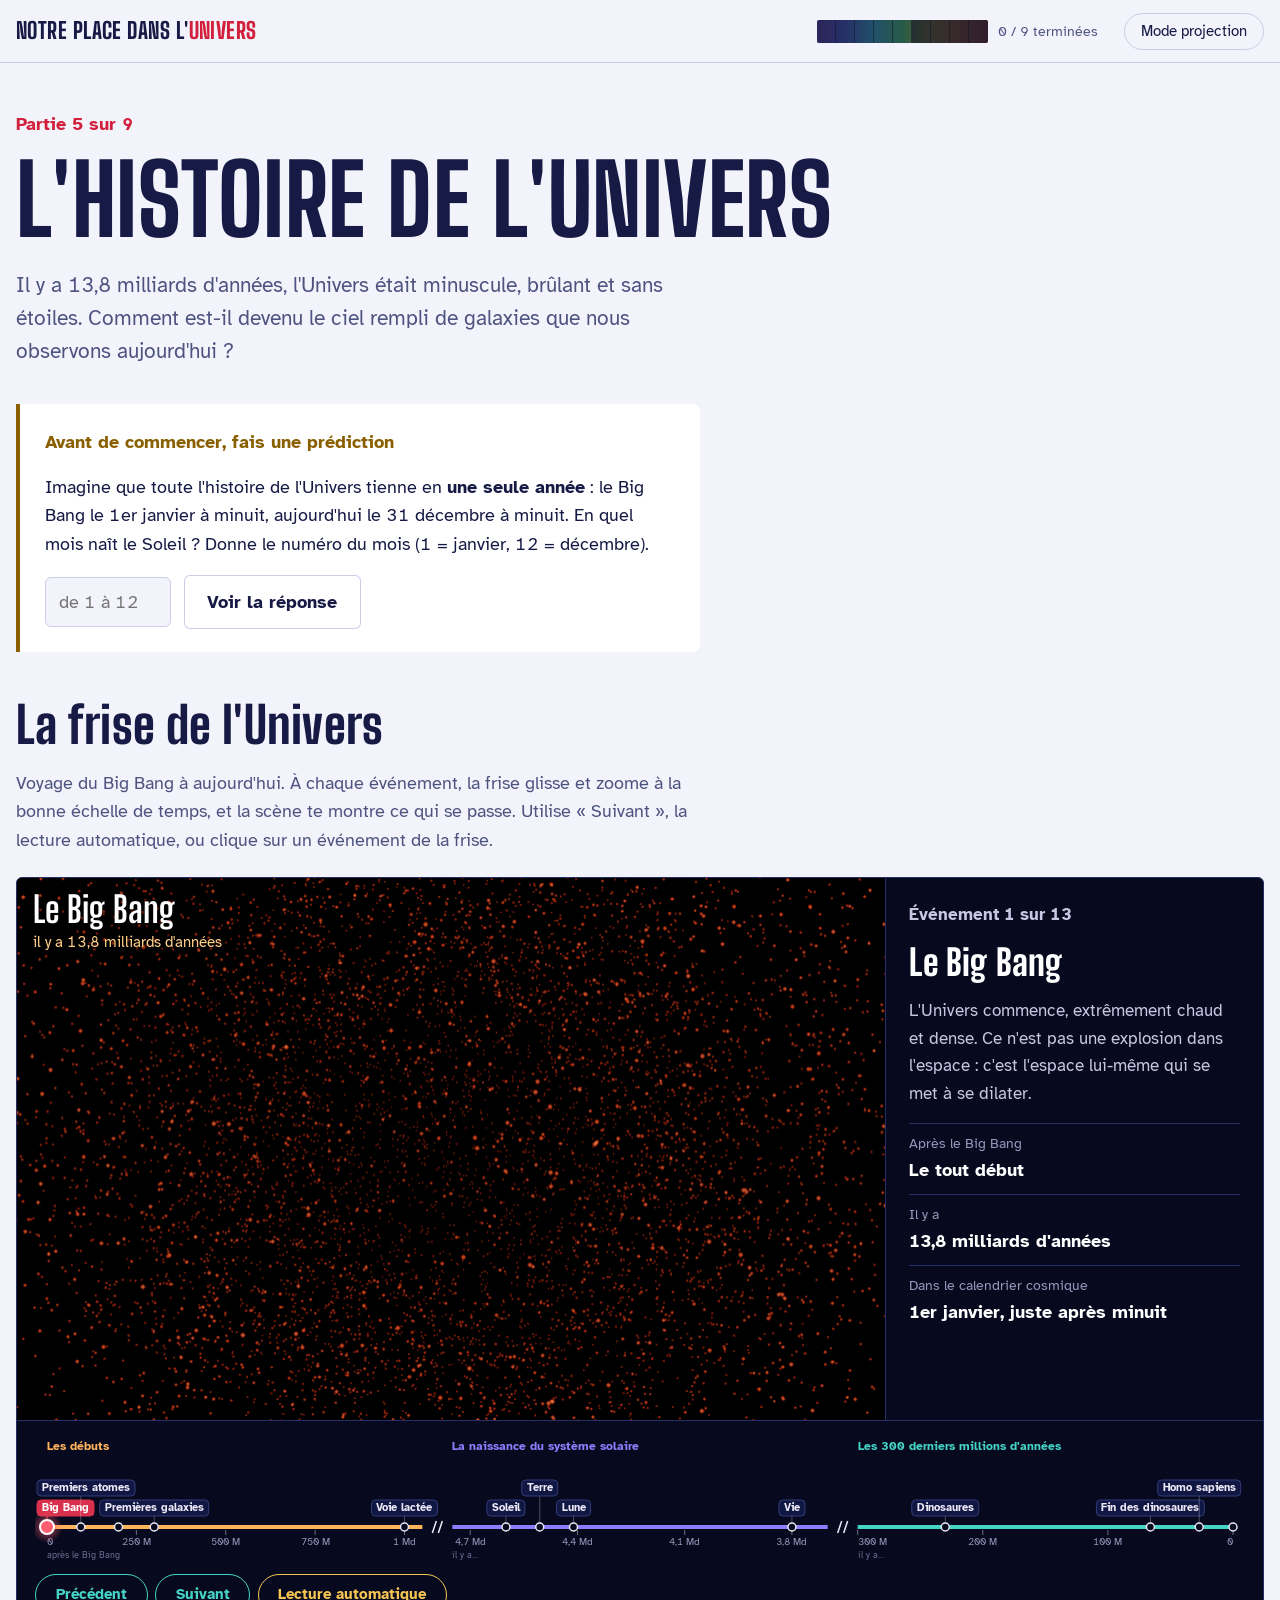
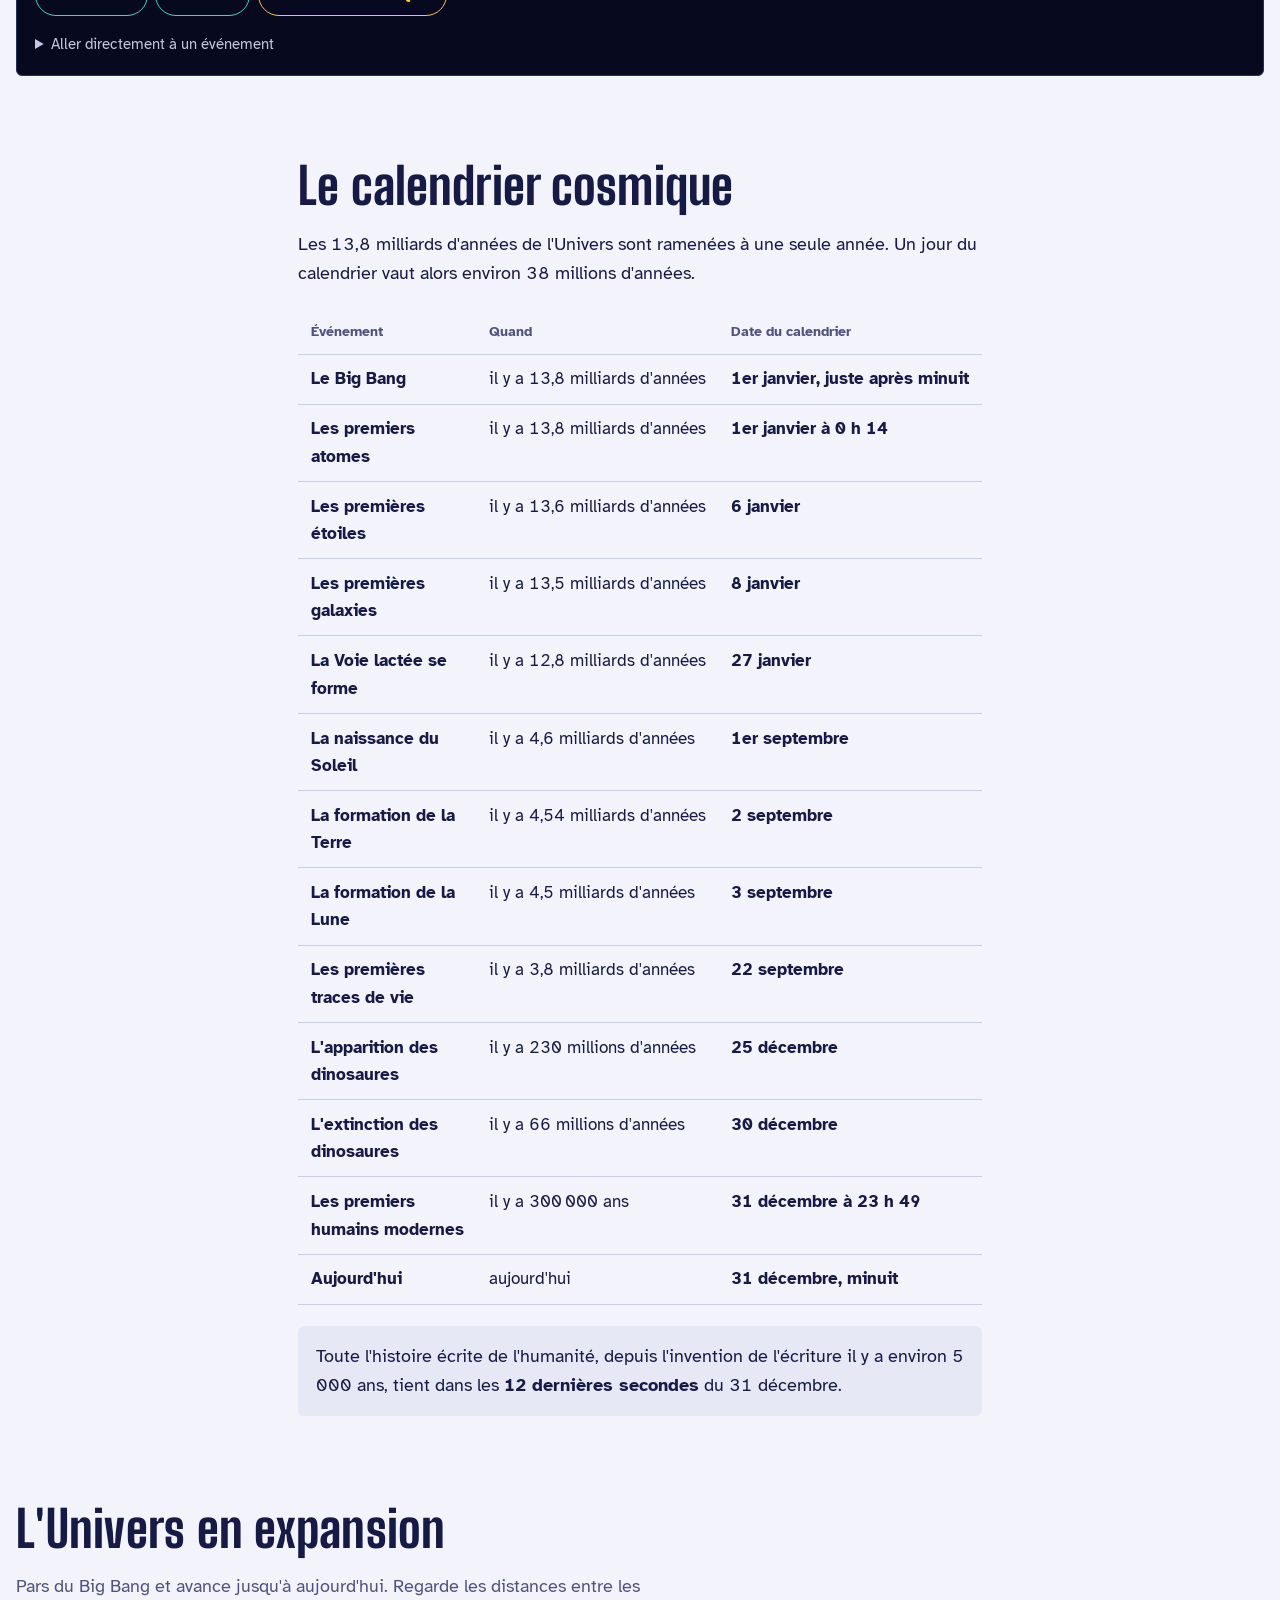
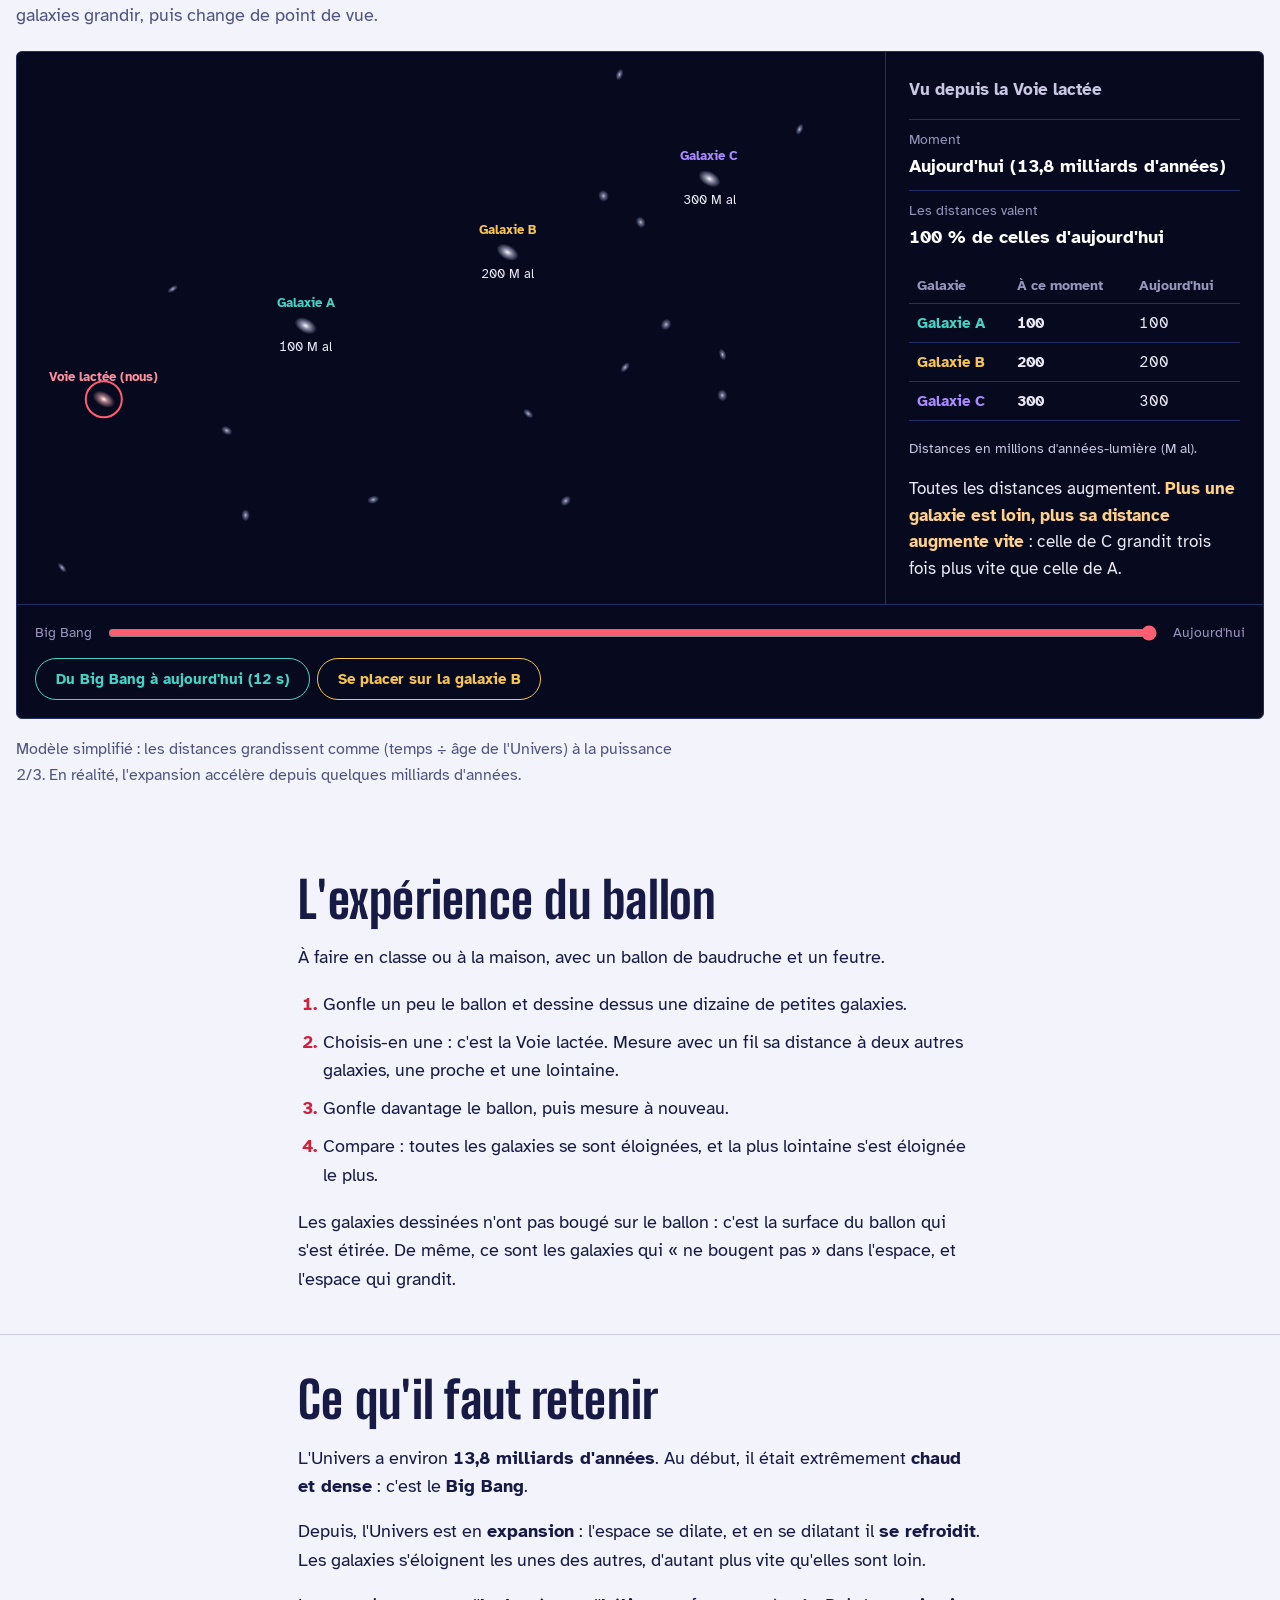
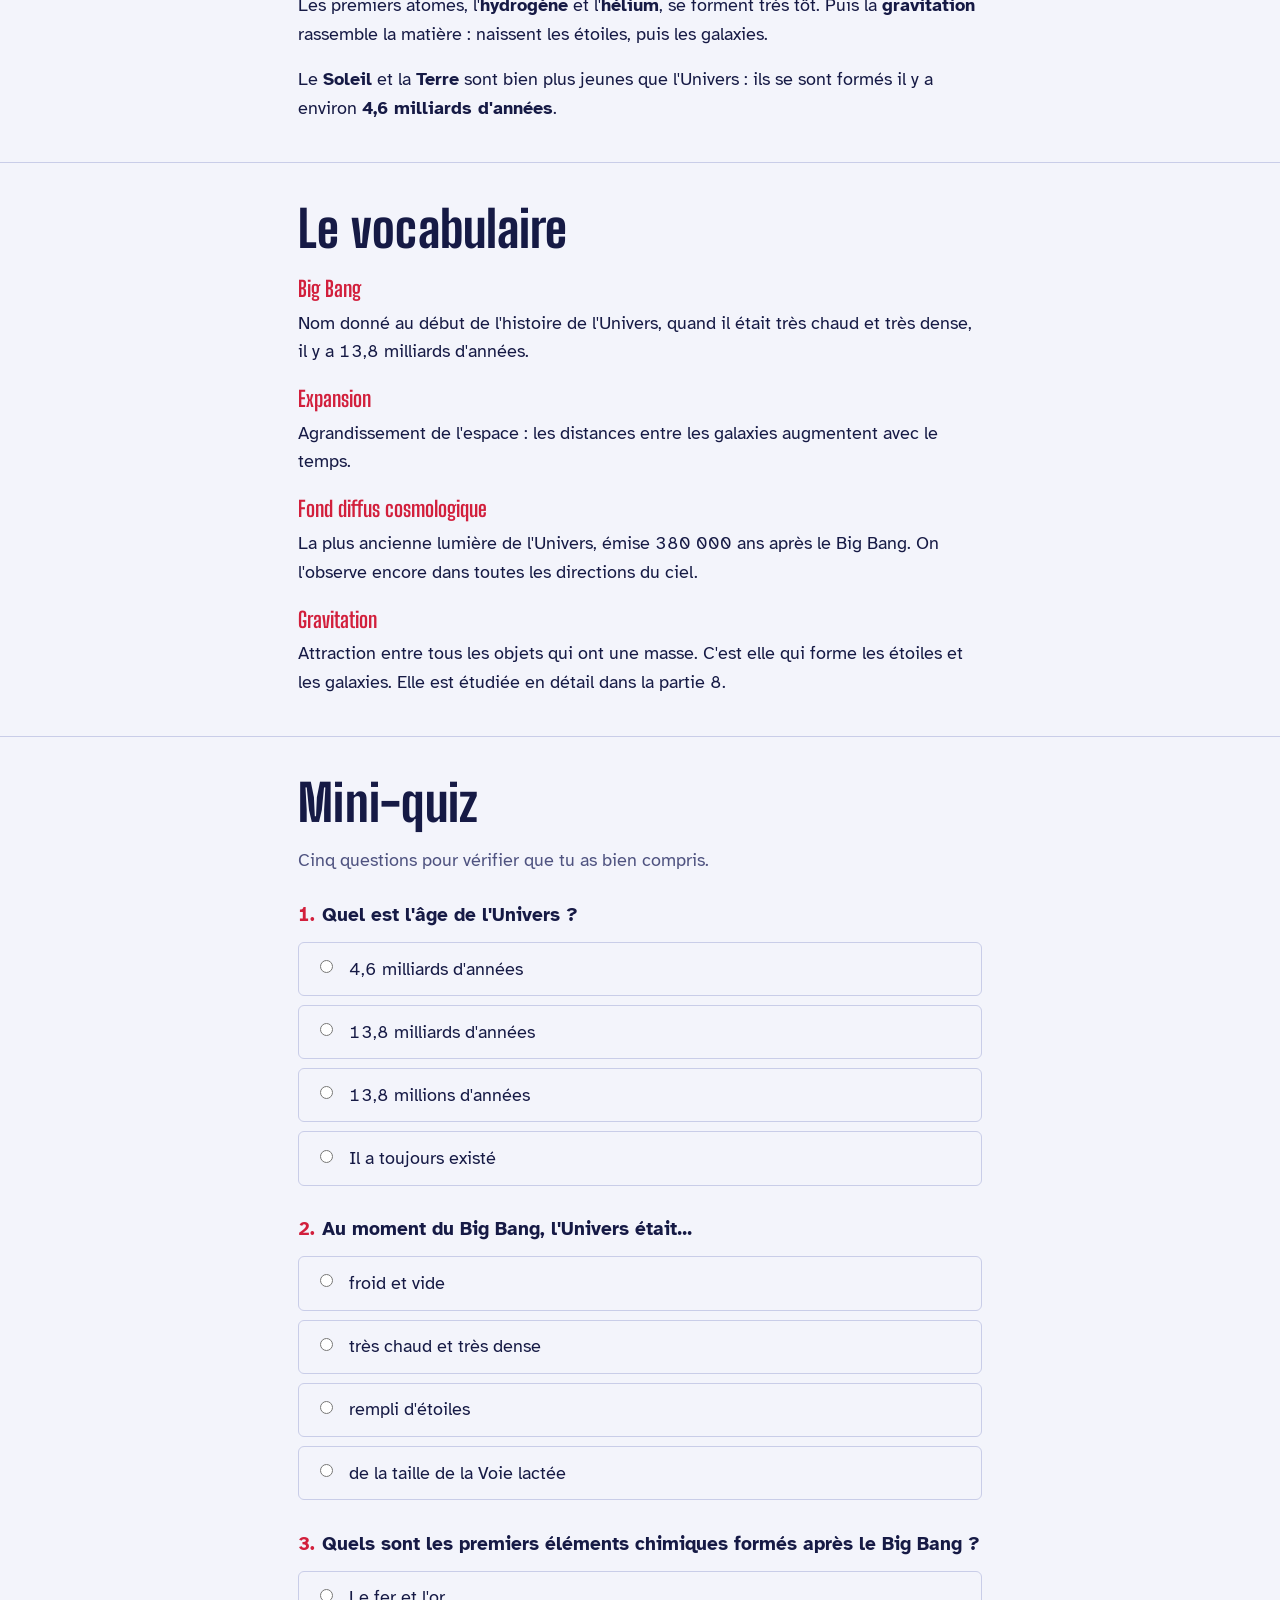
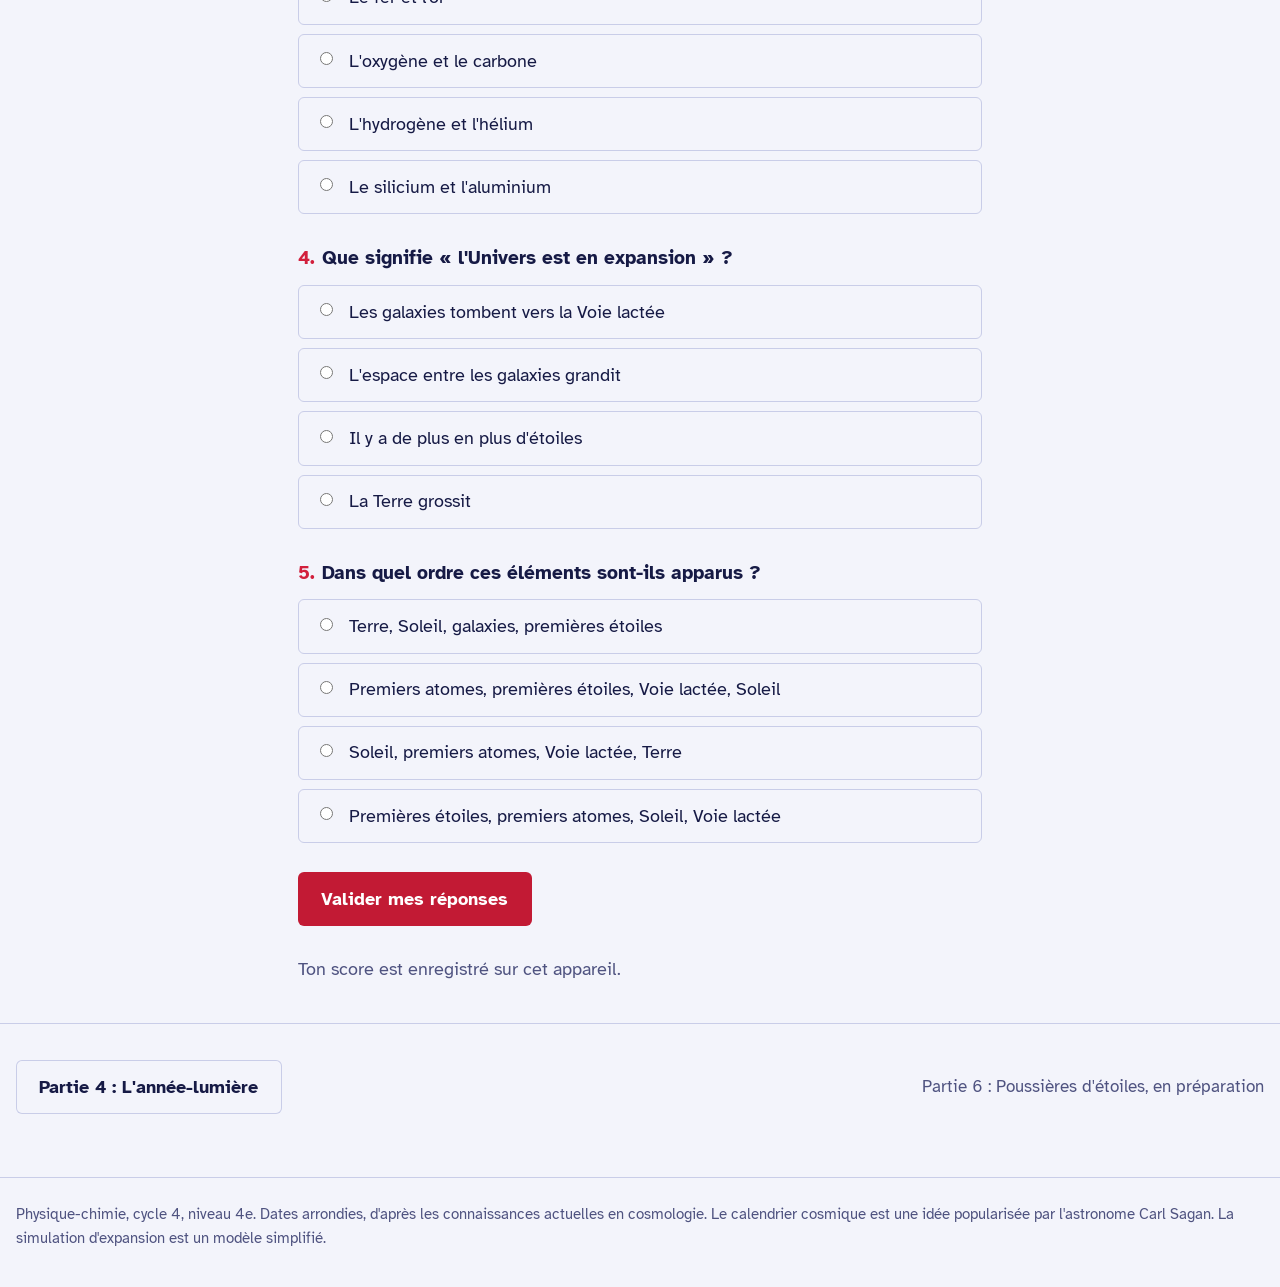
<file: partie-5.html>
<!doctype html>
<html lang="fr">
<head>
  <meta charset="utf-8">
  <meta name="viewport" content="width=device-width, initial-scale=1, viewport-fit=cover">
  <title>L'histoire de l'Univers</title>
  <meta name="description" content="Partie 5 : du Big Bang à aujourd'hui, le calendrier cosmique et l'expansion de l'Univers.">
  <link rel="icon" href="data:image/svg+xml,%3Csvg xmlns=%27http://www.w3.org/2000/svg%27 viewBox=%270 0 32 32%27%3E%3Crect width=%2732%27 height=%2732%27 rx=%276%27 fill=%27%230F1433%27/%3E%3Ccircle cx=%2716%27 cy=%2716%27 r=%276%27 fill=%27none%27 stroke=%27%23FF5D72%27 stroke-width=%273%27/%3E%3Ccircle cx=%2716%27 cy=%2716%27 r=%271.8%27 fill=%27%23FF5D72%27/%3E%3C/svg%3E">
  <meta property="og:title" content="L'histoire de l'Univers">
  <meta property="og:description" content="Partie 5 : du Big Bang à aujourd'hui, le calendrier cosmique et l'expansion de l'Univers.">
  <meta property="og:type" content="website">
  <link rel="preconnect" href="https://fonts.googleapis.com">
  <link rel="preconnect" href="https://fonts.gstatic.com" crossorigin>
  <link rel="stylesheet" href="https://fonts.googleapis.com/css2?family=Atkinson+Hyperlegible:ital,wght@0,400;0,700;1,400&family=Big+Shoulders+Display:wght@700;800&display=swap">
  <link rel="stylesheet" href="assets/css/style.css">
  <script src="assets/js/site.js" defer></script>
  <script src="assets/js/histoire.js" defer></script>
  <script src="assets/vendor/three.min.js" defer></script>
  <script src="assets/js/frise3d.js?v=7" defer></script>
</head>
<body data-partie="5">
  <header id="barre" class="barre enveloppe"></header>

  <main>
    <section class="partie-tete enveloppe">
      <div class="large">
        <p class="surtitre">Partie 5 sur 9</p>
        <h1>L'histoire de l'Univers</h1>
        <p class="chapeau colonne" style="margin-inline:0">Il y a 13,8 milliards d'années, l'Univers était minuscule, brûlant et sans étoiles. Comment est-il devenu le ciel rempli de galaxies que nous observons aujourd'hui ?</p>
      </div>
    </section>

    <section class="enveloppe" aria-labelledby="titre-prediction">
      <div class="large">
        <div class="prediction colonne" style="margin-inline:0">
          <p class="etiquette" id="titre-prediction">Avant de commencer, fais une prédiction</p>
          <p>Imagine que toute l'histoire de l'Univers tienne en <strong>une seule année</strong> : le Big Bang le 1er janvier à minuit, aujourd'hui le 31 décembre à minuit. En quel mois naît le Soleil ? Donne le numéro du mois (1 = janvier, 12 = décembre).</p>
          <div class="prediction-saisie">
            <input id="prediction-champ" type="text" inputmode="numeric" placeholder="de 1 à 12" aria-label="Ta prédiction : numéro du mois">
            <button type="button" class="bouton discret" id="prediction-valider" data-cible="9">Voir la réponse</button>
          </div>
          <div class="prediction-reponse" id="prediction-reponse" hidden aria-live="polite">
            <p><strong class="debut"></strong> Le Soleil naît le <strong>1er septembre</strong>. Et les premiers humains n'apparaissent que le 31 décembre, onze minutes avant minuit ! C'est le calendrier cosmique, que tu retrouveras plus bas.</p>
          </div>
        </div>
      </div>
    </section>

    <section class="instrument enveloppe" aria-labelledby="titre-frise">
      <div class="large">
        <h2 id="titre-frise" style="margin-block:1.6rem 1rem">La frise de l'Univers</h2>
        <p class="texte-doux colonne" style="margin:0 0 1.2rem">Voyage du Big Bang à aujourd'hui. À chaque événement, la frise glisse et zoome à la bonne échelle de temps, et la scène te montre ce qui se passe. Utilise « Suivant », la lecture automatique, ou clique sur un événement de la frise.</p>
        <div class="observatoire histoire3d">
          <div class="ecran scene3d-ecran">
            <canvas id="scene3d" role="img" aria-label="Le Big Bang."></canvas>
            <div class="scene-etiquettes" id="scene-etiquettes" aria-hidden="true"></div>
            <p class="scene-cartouche" aria-hidden="true"><strong id="scene-titre">Le Big Bang</strong><span id="scene-date"></span></p>
            <div class="scene-voile" id="scene-voile" aria-hidden="true"></div>
            <p class="scene-erreur" id="scene-erreur" hidden>Ton navigateur ne peut pas afficher la 3D. La frise et les fiches fonctionnent quand même.</p>
          </div>
          <div class="panneau" aria-live="polite">
            <p class="panneau-niveau" id="film-num">Événement 1</p>
            <h3 id="film-nom">Le Big Bang</h3>
            <p id="film-texte"></p>
            <dl class="mesures">
              <div><dt>Après le Big Bang</dt><dd id="film-apres"></dd></div>
              <div><dt>Il y a</dt><dd id="film-ilya"></dd></div>
              <div><dt>Dans le calendrier cosmique</dt><dd id="film-calendrier"></dd></div>
            </dl>
          </div>
          <div class="commandes frise-commandes">
            <canvas class="frise-camera" id="frise-camera" tabindex="0" aria-label="Frise du temps. Flèches gauche et droite pour changer d'événement."></canvas>
            <div class="etapes actions">
              <button type="button" class="lecture" id="frise-prec">Précédent</button>
              <button type="button" class="lecture" id="frise-suiv">Suivant</button>
              <button type="button" class="son" id="frise-lecture" aria-pressed="false">Lecture automatique</button>
            </div>
            <details class="frise-liste">
              <summary>Aller directement à un événement</summary>
              <div class="etapes" id="frise-choix" aria-label="Choisir un événement"></div>
            </details>
          </div>
        </div>
      </div>
    </section>

    <section class="bloc enveloppe" aria-labelledby="titre-calendrier">
      <div class="colonne">
        <h2 id="titre-calendrier">Le calendrier cosmique</h2>
        <p>Les 13,8 milliards d'années de l'Univers sont ramenées à une seule année. Un jour du calendrier vaut alors environ 38 millions d'années.</p>
        <div class="tableau-conteneur" style="margin-top:1.2rem">
          <table>
            <thead><tr><th scope="col">Événement</th><th scope="col">Quand</th><th scope="col">Date du calendrier</th></tr></thead>
            <tbody id="cal-corps"></tbody>
          </table>
        </div>
        <p class="astuce">Toute l'histoire écrite de l'humanité, depuis l'invention de l'écriture il y a environ 5 000 ans, tient dans les <strong>12 dernières secondes</strong> du 31 décembre.</p>
      </div>
    </section>

    <section class="instrument enveloppe" aria-labelledby="titre-expansion">
      <div class="large">
        <h2 id="titre-expansion" style="margin-block:1.6rem 1rem">L'Univers en expansion</h2>
        <p class="texte-doux colonne" style="margin:0 0 1.2rem">Pars du Big Bang et avance jusqu'à aujourd'hui. Regarde les distances entre les galaxies grandir, puis change de point de vue.</p>
        <div class="observatoire expansion">
          <div class="ecran"><canvas id="expansion" role="img" aria-label="Des galaxies qui s'éloignent les unes des autres quand l'espace se dilate, depuis le Big Bang."></canvas></div>
          <div class="panneau">
            <p class="panneau-niveau" id="exp-titre">Vu depuis la Voie lactée</p>
            <dl class="mesures">
              <div><dt>Moment</dt><dd id="exp-temps"></dd></div>
              <div><dt>Les distances valent</dt><dd><span id="exp-pourcent"></span> de celles d'aujourd'hui</dd></div>
            </dl>
            <div class="tableau-conteneur">
              <table class="tableau-sombre">
                <thead><tr><th scope="col">Galaxie</th><th scope="col">À ce moment</th><th scope="col">Aujourd'hui</th></tr></thead>
                <tbody id="exp-corps"></tbody>
              </table>
            </div>
            <p class="texte-doux" style="font-size:0.78rem">Distances en millions d'années-lumière (M al).</p>
            <p id="exp-message" aria-live="polite"></p>
          </div>
          <div class="commandes">
            <div class="curseur-ligne">
              <label for="exp-curseur">Big Bang</label>
              <input type="range" id="exp-curseur" min="0" max="1000" step="1" value="1000">
              <label for="exp-curseur">Aujourd'hui</label>
            </div>
            <div class="etapes actions">
              <button type="button" class="lecture" id="exp-animer">Du Big Bang à aujourd'hui (12 s)</button>
              <button type="button" class="son" id="exp-vue" aria-pressed="false">Se placer sur la galaxie B</button>
            </div>
          </div>
        </div>
        <p class="texte-doux colonne" style="margin:1rem 0 0;font-size:0.9rem">Modèle simplifié : les distances grandissent comme (temps ÷ âge de l'Univers) à la puissance 2/3. En réalité, l'expansion accélère depuis quelques milliards d'années.</p>
      </div>
    </section>

    <section class="bloc enveloppe" aria-labelledby="titre-experience">
      <div class="colonne">
        <h2 id="titre-experience">L'expérience du ballon</h2>
        <p>À faire en classe ou à la maison, avec un ballon de baudruche et un feutre.</p>
        <ol class="liste-etapes">
          <li>Gonfle un peu le ballon et dessine dessus une dizaine de petites galaxies.</li>
          <li>Choisis-en une : c'est la Voie lactée. Mesure avec un fil sa distance à deux autres galaxies, une proche et une lointaine.</li>
          <li>Gonfle davantage le ballon, puis mesure à nouveau.</li>
          <li>Compare : toutes les galaxies se sont éloignées, et la plus lointaine s'est éloignée le plus.</li>
        </ol>
        <p>Les galaxies dessinées n'ont pas bougé sur le ballon : c'est la surface du ballon qui s'est étirée. De même, ce sont les galaxies qui « ne bougent pas » dans l'espace, et l'espace qui grandit.</p>
      </div>
    </section>

    <section class="bloc enveloppe" aria-labelledby="titre-retenir">
      <div class="colonne">
        <h2 id="titre-retenir">Ce qu'il faut retenir</h2>
        <p>L'Univers a environ <strong>13,8 milliards d'années</strong>. Au début, il était extrêmement <strong>chaud et dense</strong> : c'est le <strong>Big Bang</strong>.</p>
        <p>Depuis, l'Univers est en <strong>expansion</strong> : l'espace se dilate, et en se dilatant il <strong>se refroidit</strong>. Les galaxies s'éloignent les unes des autres, d'autant plus vite qu'elles sont loin.</p>
        <p>Les premiers atomes, l'<strong>hydrogène</strong> et l'<strong>hélium</strong>, se forment très tôt. Puis la <strong>gravitation</strong> rassemble la matière : naissent les étoiles, puis les galaxies.</p>
        <p>Le <strong>Soleil</strong> et la <strong>Terre</strong> sont bien plus jeunes que l'Univers : ils se sont formés il y a environ <strong>4,6 milliards d'années</strong>.</p>
      </div>
    </section>

    <section class="bloc enveloppe" aria-labelledby="titre-vocabulaire">
      <div class="colonne">
        <h2 id="titre-vocabulaire">Le vocabulaire</h2>
        <dl class="vocabulaire">
          <div><dt>Big Bang</dt><dd>Nom donné au début de l'histoire de l'Univers, quand il était très chaud et très dense, il y a 13,8 milliards d'années.</dd></div>
          <div><dt>Expansion</dt><dd>Agrandissement de l'espace : les distances entre les galaxies augmentent avec le temps.</dd></div>
          <div><dt>Fond diffus cosmologique</dt><dd>La plus ancienne lumière de l'Univers, émise 380 000 ans après le Big Bang. On l'observe encore dans toutes les directions du ciel.</dd></div>
          <div><dt>Gravitation</dt><dd>Attraction entre tous les objets qui ont une masse. C'est elle qui forme les étoiles et les galaxies. Elle est étudiée en détail dans la partie 8.</dd></div>
        </dl>
      </div>
    </section>

    <section class="bloc enveloppe" aria-labelledby="titre-quiz">
      <div class="colonne">
        <h2 id="titre-quiz">Mini-quiz</h2>
        <p class="texte-doux" style="margin-bottom:1.4rem">Cinq questions pour vérifier que tu as bien compris.</p>
        <div id="quiz"></div>
      </div>
    </section>

    <nav class="suite enveloppe" aria-label="Navigation entre les parties">
      <div class="large" style="display:flex;flex-wrap:wrap;justify-content:space-between;gap:1rem;width:100%">
        <a class="bouton discret" href="partie-4.html">Partie 4 : L'année-lumière</a>
        <span class="bientot">Partie 6 : Poussières d'étoiles, en préparation</span>
      </div>
    </nav>
  </main>

  <footer class="pied enveloppe">
    <div class="large">Physique-chimie, cycle 4, niveau 4e. Dates arrondies, d'après les connaissances actuelles en cosmologie. Le calendrier cosmique est une idée popularisée par l'astronome Carl Sagan. La simulation d'expansion est un modèle simplifié.</div>
  </footer>

  <script>
    document.addEventListener("DOMContentLoaded", function () {
      window.Univers.quiz("quiz", [
        {
          q: "Quel est l'âge de l'Univers ?",
          choix: ["4,6 milliards d'années", "13,8 milliards d'années", "13,8 millions d'années", "Il a toujours existé"],
          bonne: 1,
          explication: "L'Univers a environ 13,8 milliards d'années. 4,6 milliards d'années, c'est l'âge du Soleil et de la Terre."
        },
        {
          q: "Au moment du Big Bang, l'Univers était…",
          choix: ["froid et vide", "très chaud et très dense", "rempli d'étoiles", "de la taille de la Voie lactée"],
          bonne: 1,
          explication: "Au début, toute la matière était serrée et extrêmement chaude. L'Univers s'est ensuite dilaté et refroidi."
        },
        {
          q: "Quels sont les premiers éléments chimiques formés après le Big Bang ?",
          choix: ["Le fer et l'or", "L'oxygène et le carbone", "L'hydrogène et l'hélium", "Le silicium et l'aluminium"],
          bonne: 2,
          explication: "L'hydrogène et l'hélium, les plus légers, se forment dans les premières minutes. Les autres seront fabriqués plus tard dans les étoiles (partie 6)."
        },
        {
          q: "Que signifie « l'Univers est en expansion » ?",
          choix: ["Les galaxies tombent vers la Voie lactée", "L'espace entre les galaxies grandit", "Il y a de plus en plus d'étoiles", "La Terre grossit"],
          bonne: 1,
          explication: "C'est l'espace lui-même qui se dilate : les galaxies s'éloignent les unes des autres, d'autant plus vite qu'elles sont loin."
        },
        {
          q: "Dans quel ordre ces éléments sont-ils apparus ?",
          choix: [
            "Terre, Soleil, galaxies, premières étoiles",
            "Premiers atomes, premières étoiles, Voie lactée, Soleil",
            "Soleil, premiers atomes, Voie lactée, Terre",
            "Premières étoiles, premiers atomes, Soleil, Voie lactée"
          ],
          bonne: 1,
          explication: "Les atomes d'abord (380 000 ans), puis les étoiles (200 millions d'années), la Voie lactée (vers 1 milliard d'années) et enfin le Soleil (il y a 4,6 milliards d'années)."
        }
      ]);
    });
  </script>
</body>
</html>
</file>
<file: assets/css/style.css>
/* Notre place dans l'Univers — feuille de style commune
   Direction : planétarium. Fond indigo de nuit, accent rouge H-alpha (raie de l'hydrogène, 656 nm),
   second accent bleu-vert OIII (raie de l'oxygène, 501 nm). Le viewport d'observation reste sombre
   dans les deux thèmes : l'espace est noir.
   Mise en page : colonne de lecture étroite, les instruments (zoom, simulateurs) débordent en pleine largeur. */

:root {
  --nuit: #0F1433;
  --nuit-2: #171D45;
  --nuit-3: #222A5C;
  --ligne: #323C78;
  --texte: #ECE9F7;
  --texte-doux: #ABA8CC;
  --halpha: #FF5D72;
  --bouton: #D9304D;
  --oiii: #45D3C6;
  --soleil: #F5C451;
  --succes: #45D3C6;
  --erreur: #FF7A86;
  --espace: #070A1E;

  --f-titre: "Big Shoulders Display", "Arial Narrow", "Helvetica Neue", Arial, sans-serif;
  --f-texte: "Atkinson Hyperlegible", "Segoe UI", Verdana, sans-serif;

  --mesure: 38rem;
  --large: 72rem;
  --rayon: 6px;
  color-scheme: dark;
}

@media (prefers-color-scheme: light) {
  :root:not([data-theme="dark"]) {
    --nuit: #F3F4FB;
    --nuit-2: #FFFFFF;
    --nuit-3: #E6E8F6;
    --ligne: #C9CDE8;
    --texte: #161A45;
    --texte-doux: #4F5380;
    --halpha: #D21F3C;
    --oiii: #0B8277;
    --soleil: #8A5F00;
    --bouton: #C21A34;
    --succes: #0B8277;
    --erreur: #C21A34;
    color-scheme: light;
  }
}
:root[data-theme="light"] {
  --nuit: #F3F4FB;
  --nuit-2: #FFFFFF;
  --nuit-3: #E6E8F6;
  --ligne: #C9CDE8;
  --texte: #161A45;
  --texte-doux: #4F5380;
  --halpha: #D21F3C;
  --oiii: #0B8277;
  --soleil: #8A5F00;
  --bouton: #C21A34;
  --succes: #0B8277;
  --erreur: #C21A34;
  color-scheme: light;
}

* { box-sizing: border-box; }
html { font-size: 112.5%; -webkit-text-size-adjust: 100%; }
html.projection { font-size: 140%; }
body {
  margin: 0;
  background: var(--nuit);
  color: var(--texte);
  font-family: var(--f-texte);
  line-height: 1.6;
  font-variant-numeric: tabular-nums;
}
img, svg, canvas { max-width: 100%; }
a { color: inherit; text-decoration-color: var(--halpha); text-underline-offset: 3px; }
a:hover { color: var(--halpha); }
:focus-visible { outline: 3px solid var(--oiii); outline-offset: 3px; border-radius: 2px; }
[hidden] { display: none !important; }

h1, h2, h3 {
  font-family: var(--f-titre);
  font-weight: 800;
  line-height: 1.02;
  letter-spacing: 0.005em;
  text-wrap: balance;
  margin: 0;
}
h1 { font-size: clamp(3rem, 9vw, 6.2rem); text-transform: uppercase; }
h2 { font-size: clamp(1.9rem, 4.5vw, 2.8rem); }
h3 { font-size: 1.45rem; }
p { margin: 0; }

.enveloppe {
  padding-left: max(16px, env(safe-area-inset-left, 0px));
  padding-right: max(16px, env(safe-area-inset-right, 0px));
}
.colonne { max-width: var(--mesure); margin-inline: auto; }
.large { max-width: var(--large); margin-inline: auto; }

/* ---------- Barre du haut ---------- */
.barre {
  border-bottom: 1px solid var(--ligne);
  padding-block: 0.7rem;
}
.barre-dedans {
  display: flex;
  flex-wrap: wrap;
  align-items: center;
  gap: 0.6rem 1.4rem;
}
.marque {
  font-family: var(--f-titre);
  font-weight: 800;
  font-size: 1.25rem;
  text-transform: uppercase;
  text-decoration: none;
  letter-spacing: 0.02em;
}
.marque span { color: var(--halpha); }
.spectre-lien { display: flex; align-items: center; gap: 0.6rem; text-decoration: none; margin-left: auto; }
.spectre {
  display: grid;
  grid-template-columns: repeat(9, 1fr);
  width: 9.5rem;
  height: 1.3rem;
  background: linear-gradient(90deg, #3a2a7a, #2c3f9b, #237c9a, #2f8f5a, #a79a2c, #b5652a, #9c2f3a);
  border-radius: 2px;
  overflow: hidden;
  opacity: 0.95;
}
.spectre i { display: block; border-right: 1px solid rgba(7, 10, 30, 0.55); background: rgba(7, 10, 30, 0.78); }
.spectre i:last-child { border-right: 0; }
.spectre i.vu { background: rgba(7, 10, 30, 0.45); }
.spectre i.fini { background: transparent; box-shadow: inset 0 0 0 1px rgba(255, 255, 255, 0.35); }
.spectre-texte { font-size: 0.8rem; color: var(--texte-doux); white-space: nowrap; }
.bouton-projection {
  font: inherit;
  font-size: 0.85rem;
  color: var(--texte);
  background: transparent;
  border: 1px solid var(--ligne);
  border-radius: 99px;
  padding: 0.3rem 0.9rem;
  cursor: pointer;
}
.bouton-projection[aria-pressed="true"] { border-color: var(--oiii); color: var(--oiii); }

/* ---------- Boutons ---------- */
.bouton {
  font: inherit;
  font-weight: 700;
  display: inline-flex;
  align-items: center;
  gap: 0.5rem;
  background: var(--bouton);
  color: #fff;
  border: 0;
  min-height: 44px;
  border-radius: var(--rayon);
  padding: 0.7rem 1.3rem;
  text-decoration: none;
  cursor: pointer;
}
.bouton:hover { filter: brightness(1.08); color: #fff; }
.bouton.discret { background: transparent; color: var(--texte); box-shadow: inset 0 0 0 1px var(--ligne); }
.bouton.discret:hover { box-shadow: inset 0 0 0 1px var(--oiii); color: var(--texte); }
.bouton:disabled { opacity: 0.45; cursor: not-allowed; }

/* ---------- Accueil : l'adresse cosmique ---------- */
.accueil-tete { padding-block: 3rem 2.5rem; }
.accueil-grille {
  display: grid;
  grid-template-columns: minmax(0, 1fr) minmax(0, 1.05fr);
  gap: 3rem;
  align-items: center;
}
.accueil-texte { display: grid; gap: 1.3rem; }
.accueil-texte .chapeau { font-size: 1.15rem; color: var(--texte-doux); max-width: 30rem; }
.accueil-texte h1 span { display: block; color: var(--halpha); }

.lettre {
  position: relative;
  background: var(--nuit-2);
  border: 1px solid var(--ligne);
  border-radius: var(--rayon);
  padding: 1.6rem 1.6rem 1.4rem;
  min-width: 0;
}
.lettre::before {
  content: "";
  position: absolute;
  inset: 0;
  border-radius: var(--rayon);
  background: repeating-linear-gradient(-45deg, var(--halpha) 0 10px, transparent 10px 20px, var(--oiii) 20px 30px, transparent 30px 40px);
  -webkit-mask: linear-gradient(#000 0 0) content-box, linear-gradient(#000 0 0);
  -webkit-mask-composite: xor;
  mask-composite: exclude;
  padding: 6px;
  opacity: 0.55;
  pointer-events: none;
}
.timbre {
  position: absolute;
  top: 1.2rem;
  right: 1.2rem;
  width: 5.2rem;
  height: 6rem;
  border: 2px dashed var(--texte-doux);
  display: grid;
  place-items: center;
  text-align: center;
  font-family: var(--f-titre);
  font-size: 0.85rem;
  line-height: 1.05;
  color: var(--texte-doux);
  transform: rotate(4deg);
  padding: 0.3rem;
}
.timbre strong { display: block; font-size: 1.6rem; color: var(--soleil); }
.lettre-a { font-size: 0.85rem; color: var(--texte-doux); margin-bottom: 0.8rem; }
.adresse { list-style: none; margin: 0; padding: 0; display: grid; gap: 0.15rem; }
.adresse li {
  font-family: var(--f-titre);
  font-weight: 700;
  font-size: clamp(1.15rem, 2.6vw, 1.55rem);
  line-height: 1.25;
  border-bottom: 1px dotted var(--ligne);
  padding-block: 0.2rem;
  display: flex;
  justify-content: space-between;
  gap: 1rem;
  min-width: 0;
}
.adresse li small {
  font-family: var(--f-texte);
  font-weight: 400;
  font-size: 0.72rem;
  color: var(--texte-doux);
  align-self: center;
  white-space: nowrap;
}
.adresse li.cosmique { color: var(--halpha); }
.adresse input {
  font: inherit;
  color: var(--texte);
  background: transparent;
  border: 0;
  border-bottom: 1px solid var(--oiii);
  width: 100%;
  min-width: 0;
  padding: 0;
}
.adresse input::placeholder { color: var(--texte-doux); opacity: 0.8; }
.lettre-pied { margin-top: 1rem; font-size: 0.85rem; color: var(--texte-doux); }

/* ---------- Sommaire ---------- */
.sommaire { padding-block: 1rem 4rem; }
.sommaire-tete { display: flex; flex-wrap: wrap; justify-content: space-between; align-items: end; gap: 1rem; margin-bottom: 1.4rem; }
.sommaire-tete p { color: var(--texte-doux); max-width: 28rem; }
.parties { list-style: none; margin: 0; padding: 0; border-top: 1px solid var(--ligne); }
.partie {
  display: grid;
  grid-template-columns: 4.2rem minmax(0, 1fr) auto;
  gap: 0.4rem 1.2rem;
  align-items: center;
  border-bottom: 1px solid var(--ligne);
  padding-block: 1rem;
  text-decoration: none;
  position: relative;
}
a.partie:hover .partie-titre { color: var(--halpha); }
.partie-num {
  font-family: var(--f-titre);
  font-size: 2.6rem;
  font-weight: 800;
  line-height: 1;
  color: var(--texte-doux);
}
a.partie .partie-num { color: var(--halpha); }
.partie-titre { font-family: var(--f-titre); font-weight: 700; font-size: 1.45rem; line-height: 1.15; }
.partie-question { color: var(--texte-doux); font-size: 0.95rem; }
.etat {
  font-size: 0.78rem;
  font-weight: 700;
  border-radius: 99px;
  padding: 0.2rem 0.75rem;
  white-space: nowrap;
  border: 1px solid var(--ligne);
  color: var(--texte-doux);
}
.etat.ouvert { border-color: var(--halpha); color: var(--halpha); }
.etat.encours { border-color: var(--soleil); color: var(--soleil); }
.etat.fini { border-color: var(--succes); color: var(--succes); }

/* ---------- Page de partie ---------- */
.partie-tete { padding-block: 2.6rem 2rem; }
.partie-tete .surtitre { color: var(--halpha); font-weight: 700; margin-bottom: 0.6rem; }
.partie-tete h1 { font-size: clamp(2.8rem, 8vw, 5.4rem); }
.partie-tete .chapeau { margin-top: 1.1rem; font-size: 1.15rem; color: var(--texte-doux); }

.bloc { padding-block: 2.2rem; }
.bloc + .bloc { border-top: 1px solid var(--ligne); }
.bloc h2 { margin-bottom: 1rem; }
.bloc p + p { margin-top: 0.9rem; }
.texte-doux { color: var(--texte-doux); }

/* Prédiction */
.prediction {
  background: var(--nuit-2);
  border-left: 4px solid var(--soleil);
  border-radius: 0 var(--rayon) var(--rayon) 0;
  padding: 1.3rem 1.4rem;
  display: grid;
  gap: 0.9rem;
}
.prediction .etiquette { font-weight: 700; color: var(--soleil); }
.prediction-saisie { display: flex; flex-wrap: wrap; gap: 0.7rem; align-items: center; }
.prediction-saisie input {
  font: inherit;
  width: 7rem;
  padding: 0.55rem 0.7rem;
  border-radius: var(--rayon);
  border: 1px solid var(--ligne);
  background: var(--nuit);
  color: var(--texte);
}
.prediction-reponse { border-top: 1px dashed var(--ligne); padding-top: 0.9rem; }

/* Instrument : zoom */
.instrument { padding-block: 1rem 2.5rem; }
.observatoire {
  background: var(--espace);
  color: #ECE9F7;
  border-radius: var(--rayon);
  overflow: hidden;
  border: 1px solid #262E66;
  display: grid;
  grid-template-columns: minmax(0, 1fr) 21rem;
}
.ecran { position: relative; min-width: 0; }
.ecran canvas { display: block; width: 100%; height: auto; aspect-ratio: 16 / 11; touch-action: pan-y; }
.echelle {
  position: absolute;
  left: 1rem;
  bottom: 0.9rem;
  font-size: 0.78rem;
  color: #C9C6E4;
  display: grid;
  gap: 0.25rem;
}
.echelle-barre { height: 6px; border: 1px solid #C9C6E4; border-top: 0; }
.panneau {
  border-left: 1px solid #262E66;
  padding: 1.3rem 1.3rem 1.2rem;
  display: flex;
  flex-direction: column;
  gap: 0.9rem;
  min-width: 0;
}
.panneau-niveau { font-size: 0.8rem; color: #FF5D72; font-weight: 700; }
.panneau h3 { font-size: 2rem; color: #fff; }
.panneau p { color: #C9C6E4; font-size: 0.95rem; }
.mesures { margin: 0; display: grid; gap: 0.55rem; }
.mesures div { display: grid; gap: 0.05rem; border-top: 1px solid #262E66; padding-top: 0.5rem; }
.mesures dt { font-size: 0.75rem; color: #9895BC; }
.mesures dd { margin: 0; font-weight: 700; color: #fff; }
.commandes {
  grid-column: 1 / -1;
  border-top: 1px solid #262E66;
  padding: 0.9rem 1rem 1rem;
  display: grid;
  gap: 0.8rem;
}
.curseur-ligne { display: flex; align-items: center; gap: 0.8rem; }
.curseur-ligne label { font-size: 0.8rem; color: #9895BC; white-space: nowrap; }
.curseur-ligne input[type="range"] { flex: 1; min-width: 0; accent-color: #FF5D72; }
.etapes { display: flex; flex-wrap: wrap; gap: 0.4rem; }
.etapes button {
  font: inherit;
  font-size: 0.82rem;
  color: #C9C6E4;
  background: transparent;
  border: 1px solid #323C78;
  border-radius: 99px;
  padding: 0.3rem 0.8rem;
  cursor: pointer;
}
.etapes button[aria-current="true"] { background: #D9304D; border-color: #D9304D; color: #fff; }
.etapes .lecture { border-color: #45D3C6; color: #45D3C6; }
.actions button { font-weight: 700; padding: 0.45rem 1.1rem; }
.etapes .son { border-color: #F5C451; color: #F5C451; }
.etapes .son[aria-pressed="true"] { background: #F5C451; color: #070A1E; }
.musique { display: flex; flex-wrap: wrap; align-items: center; gap: 0.6rem 1rem; }
.musique p { font-size: 0.8rem; color: #C9C6E4; max-width: 30rem; margin: 0; }
.musique iframe { display: block; border: 0; border-radius: 4px; max-width: 100%; }

.note-voyager {
  margin: 1.2rem 0 0;
  padding-left: 0.9rem;
  border-left: 4px solid #FF9F1C;
  color: var(--texte-doux);
}
.note-voyager strong { color: var(--texte); }

/* Planétaire : réglages */
.reglages { display: flex; flex-wrap: wrap; align-items: center; gap: 0.7rem 1.4rem; }
.reglage { display: inline-flex; align-items: center; gap: 0.6rem; font-size: 0.85rem; }
.commandes .reglage { color: #C9C6E4; }
.reglage select {
  font: inherit;
  font-size: 0.9rem;
  padding: 0.45rem 0.6rem;
  min-height: 40px;
  border-radius: var(--rayon);
  border: 1px solid var(--ligne);
  background: var(--nuit-2);
  color: var(--texte);
}
.commandes .reglage select { background: #111743; color: #ECE9F7; border-color: #323C78; }
.reglage-groupe { border: 0; margin: 0; padding: 0; display: flex; align-items: center; gap: 0.8rem; font-size: 0.85rem; color: #C9C6E4; }
.reglage-groupe legend { float: left; padding: 0; margin-right: 0.2rem; }
.reglage-groupe label { display: inline-flex; align-items: center; gap: 0.3rem; cursor: pointer; }
.reglage-groupe input { accent-color: #FF5D72; }
.commandes .pause {
  font: inherit; font-size: 0.85rem; font-weight: 700;
  color: #45D3C6; background: transparent; border: 1px solid #45D3C6;
  border-radius: 99px; padding: 0.4rem 1.1rem; min-height: 40px; cursor: pointer;
}
#pl-choix button[aria-pressed="true"] { background: #D9304D; border-color: #D9304D; color: #fff; }

/* Familles de planètes */
.familles { display: grid; grid-template-columns: repeat(auto-fit, minmax(15rem, 1fr)); gap: 1rem; }
.famille { border: 1px solid var(--ligne); border-radius: var(--rayon); padding: 1rem 1.1rem; background: var(--nuit-2); }
.famille h3 { font-size: 1.3rem; }
.famille-noms { color: var(--halpha); font-weight: 700; margin-top: 0.3rem !important; }
.famille ul { margin: 0.6rem 0 0; padding-left: 1.1rem; }
.famille li + li { margin-top: 0.2rem; }
.astuce { margin-top: 1.2rem !important; padding: 0.9rem 1rem; border-radius: var(--rayon); background: var(--nuit-3); }

/* Partie 3 : vitesses, orage, voyage, formules */
.chiffre-cle { font-family: var(--f-titre); font-weight: 800; font-size: 2.4rem; line-height: 1.1; color: var(--halpha); margin-top: 0.3rem !important; }
.orage-scene {
  position: relative; aspect-ratio: 16 / 11; overflow: hidden;
  background: radial-gradient(120% 80% at 60% 0%, #2B3570 0%, #141A44 45%, #080B22 100%);
  transition: background-color 0.1s;
}
.orage-scene::after { content: ""; position: absolute; inset: 0; background: #E8ECFF; opacity: 0; pointer-events: none; }
.orage-scene.eclaire::after { animation: flash-ciel 0.38s ease-out; }
@keyframes flash-ciel { 0% { opacity: 0.85; } 30% { opacity: 0.2; } 45% { opacity: 0.6; } 100% { opacity: 0; } }
.orage-eclair { position: absolute; inset: 0 0 18% 0; width: 100%; height: 82%; opacity: 0; filter: drop-shadow(0 0 6px #fff) drop-shadow(0 0 14px #9DB2FF); }
.orage-eclair.flash { animation: eclair 0.6s ease-out; }
@keyframes eclair { 0% { opacity: 1; } 25% { opacity: 0.3; } 40% { opacity: 1; } 100% { opacity: 0; } }
.orage-sol { position: absolute; left: 0; right: 0; bottom: 0; width: 100%; height: 26%; }
.orage-scene.tonnerre { animation: secousse 0.5s; }
@keyframes secousse { 0%, 100% { transform: translate(0, 0); } 20% { transform: translate(-5px, 2px); } 40% { transform: translate(4px, -2px); } 60% { transform: translate(-3px, 1px); } 80% { transform: translate(2px, -1px); } }
.orage-chrono { position: absolute; top: 1rem; left: 1rem; margin: 0; display: grid; color: #C9C6E4; font-size: 0.8rem; }
.orage-chrono strong { font-family: var(--f-titre); font-size: 2.6rem; line-height: 1; color: #fff; font-variant-numeric: tabular-nums; }
.observatoire.voyage .ecran canvas { aspect-ratio: 16 / 7; }
#voyage-choix button[aria-pressed="true"] { background: #D9304D; border-color: #D9304D; color: #fff; }
.actions .reglage { color: #C9C6E4; font-size: 0.85rem; }
.actions .reglage input { accent-color: #FF5D72; }
.formules { display: grid; grid-template-columns: repeat(auto-fit, minmax(10rem, 1fr)); gap: 0.8rem; margin-top: 1rem; }
.formules p { margin: 0 !important; padding: 0.9rem 1rem; border: 1px solid var(--ligne); border-radius: var(--rayon); background: var(--nuit-2); display: grid; gap: 0.2rem; }
.formules strong { font-family: var(--f-titre); font-size: 1.7rem; color: var(--halpha); }
.formules span { font-size: 0.85rem; color: var(--texte-doux); }
.champ { font: inherit; width: 9rem; padding: 0.55rem 0.7rem; border-radius: var(--rayon); border: 1px solid var(--ligne); background: var(--nuit-2); color: var(--texte); min-height: 44px; }
.ex-retour { margin-top: 1rem !important; }
.ex-retour.juste { padding: 0.8rem 1rem; border-left: 4px solid var(--succes); background: color-mix(in srgb, var(--succes) 10%, transparent); }
.ex-retour.faux { padding: 0.8rem 1rem; border-left: 4px solid var(--erreur); background: color-mix(in srgb, var(--erreur) 8%, transparent); }
@media (prefers-reduced-motion: reduce) {
  .orage-scene.tonnerre { animation: none; }
}

/* Partie 4 : escalier, convertisseur, machine à remonter le temps */
.escalier { list-style: none; margin: 1.2rem 0; padding: 0; display: grid; gap: 0.5rem; counter-reset: marche; }
.escalier li { counter-increment: marche; display: flex; flex-wrap: wrap; justify-content: space-between; gap: 0.3rem 1rem; padding: 0.7rem 1rem; border-radius: var(--rayon); background: var(--nuit-2); border: 1px solid var(--ligne); }
.escalier li:last-child { border-color: var(--halpha); }
.escalier li span { color: var(--texte-doux); }
.escalier li strong { font-family: var(--f-titre); font-size: 1.3rem; }
.convertisseur { display: flex; flex-wrap: wrap; align-items: end; gap: 0.8rem 1rem; margin-top: 1rem; }
.conv-case { display: grid; gap: 0.3rem; font-size: 0.85rem; color: var(--texte-doux); flex: 1 1 12rem; min-width: 0; }
.conv-case .champ { width: 100%; font-size: 1.15rem; font-weight: 700; }
.conv-egal { font-family: var(--f-titre); font-size: 2rem; color: var(--halpha); padding-bottom: 0.3rem; }
.conv-mots { margin: 0.9rem 0 1rem !important; min-height: 1.6em; }
.etapes.clair button { color: var(--texte); border-color: var(--ligne); min-height: 40px; }
.etapes.clair button:hover { border-color: var(--halpha); }
.machine-vue {
  aspect-ratio: 16 / 10; padding: 1.6rem 1.6rem 1.2rem; display: flex; flex-direction: column; gap: 0.4rem;
  background: radial-gradient(110% 90% at 80% 10%, #2A2466 0%, #11163F 45%, #070A1E 100%);
}
.machine-surtitre { color: #ABA8CC; font-size: 0.85rem; margin: 0; }
.machine-nom { font-family: var(--f-titre); font-weight: 800; font-size: clamp(2rem, 5vw, 3.4rem); line-height: 1; color: #fff; margin: 0; }
.machine-phrase { font-size: 1.15rem; color: #FFD08A; margin: 0.4rem 0 0; max-width: 32rem; }
.machine-date { margin: auto 0 0; font-family: var(--f-titre); font-weight: 800; font-size: clamp(2.2rem, 7vw, 4.6rem); line-height: 1; background: linear-gradient(90deg, #45D3C6, #8E7CFF 50%, #FF5D72); -webkit-background-clip: text; background-clip: text; color: transparent; }
.frise { position: relative; margin-top: 1.2rem; height: 3.4rem; }
.frise-axe { position: absolute; left: 0; right: 0; top: 0.9rem; height: 4px; border-radius: 2px; background: linear-gradient(90deg, #45D3C6, #8E7CFF 45%, #FF5D72); }
.frise-point { position: absolute; top: 0.55rem; width: 11px; height: 11px; margin-left: -5.5px; border-radius: 50%; background: #070A1E; border: 2px solid #ECE9F7; }
.frise-point.actif { width: 19px; height: 19px; margin-left: -9.5px; top: 0.15rem; background: #FF5D72; border-color: #fff; box-shadow: 0 0 12px #FF5D72; }
.frise-grad { position: absolute; top: 1.7rem; transform: translateX(-50%); font-size: 0.68rem; color: #9895BC; white-space: nowrap; }
.frise-grad:first-of-type { transform: none; }
.frise-legende { font-size: 0.72rem; color: #9895BC; margin: 0; }
#machine-choix button[aria-pressed="true"] { background: #D9304D; border-color: #D9304D; color: #fff; }
@media (max-width: 560px) {
  .machine-vue { aspect-ratio: auto; min-height: 18rem; }
  .frise-grad:nth-of-type(even) { display: none; }
}

/* Partie 5 : film, expansion, expérience */
.observatoire.expansion .ecran canvas { aspect-ratio: 16 / 10; }
.tableau-sombre { font-size: 0.82rem; }
.tableau-sombre th { color: #9895BC; padding: 0.35rem 0.4rem; border-bottom-color: #262E66; }
.tableau-sombre td { color: #ECE9F7; padding: 0.4rem; border-bottom-color: #262E66; }
#exp-message { color: #ECE9F7 !important; font-size: 0.92rem; }
#exp-message strong { color: #FFD08A; }
#exp-vue[aria-pressed="true"] { background: #F5C451; color: #070A1E; }
.liste-etapes { margin: 1rem 0; padding-left: 1.4rem; display: grid; gap: 0.5rem; }
.liste-etapes li::marker { color: var(--halpha); font-weight: 700; }

/* Partie 5 : frise 3D */
.scene3d-ecran { position: relative; overflow: hidden; background: #000; }
.scene3d-ecran canvas { display: block; width: 100%; aspect-ratio: 16 / 10; }
.scene-etiquettes { position: absolute; inset: 0; pointer-events: none; }
.etiq3d { position: absolute; left: 0; top: 0; white-space: nowrap; font-size: 0.82rem; font-weight: 700; color: #ECE9F7; padding: 0.15rem 0.5rem; border-radius: 4px; background: rgba(7,10,30,0.6); transition: opacity 0.4s; }
.etiq3d.chaud { color: #FFD08A; }
.scene-cartouche { position: absolute; left: 0.9rem; top: 0.8rem; margin: 0; display: grid; gap: 0.1rem; pointer-events: none; }
.scene-cartouche strong { font-family: var(--f-titre); font-size: clamp(1.3rem, 3vw, 2rem); line-height: 1; color: #fff; text-shadow: 0 2px 10px rgba(0,0,0,0.8); }
.scene-cartouche span { font-size: 0.85rem; color: #FFD08A; text-shadow: 0 1px 6px rgba(0,0,0,0.9); }
.scene-voile { position: absolute; inset: 0; background: #000; opacity: 0; pointer-events: none; transition: opacity 0.35s; }
.scene-voile.noir { opacity: 1; }
.scene-erreur { position: absolute; inset: auto 1rem 1rem; margin: 0; padding: 0.8rem 1rem; border-radius: var(--rayon); background: rgba(7,10,30,0.85); color: #ECE9F7; }
.frise-camera { display: block; width: 100%; height: 128px; cursor: pointer; border-radius: 4px; }
.frise-camera:focus-visible { outline: 3px solid #45D3C6; outline-offset: 2px; }
#frise-lecture[aria-pressed="true"] { background: #F5C451; color: #070A1E; }
@media (max-width: 560px) { .scene3d-ecran canvas { aspect-ratio: 4 / 4.2; } }

/* Partie 5 : frise chronologique */
.frise-commandes { gap: 0.5rem; }
.frise-titre { margin: 0.4rem 0 0; font-size: 0.85rem; font-weight: 700; color: #ECE9F7; }
.frise-titre span { font-weight: 400; color: #9895BC; }
.frise-totale, .frise-loupe { position: relative; margin: 0.2rem 0.6rem 0; }
.frise-totale { height: 3.6rem; }
.frise-loupe { --haut: 104px; height: calc(var(--haut) + 2.4rem); margin-top: 0.4rem; }
.frise .frise-ligne { position: absolute; left: 0; right: 0; height: 4px; border-radius: 2px; background: linear-gradient(90deg, #FFB45C, #8E7CFF 20%, #45D3C6 70%, #FF5D72); }
.frise-totale .frise-ligne { top: 1.2rem; }
.frise-loupe .frise-ligne { top: calc(var(--haut) - 8px); }
.frise .frise-graduation { position: absolute; transform: translateX(-50%); font-size: 0.68rem; color: #9895BC; white-space: nowrap; }
.frise-totale .frise-graduation { top: 2.1rem; }
.frise-loupe .frise-graduation { top: calc(var(--haut) + 6px); }
.frise .frise-graduation.debut { transform: none; }
.frise .frise-graduation.fin { transform: translateX(-100%); }
.frise-zone {
  position: absolute; top: 0.25rem; height: 2rem; min-width: 22px; padding: 0;
  border: 2px solid #F5C451; border-radius: 6px; background: rgba(245,196,81,0.12); cursor: pointer;
  display: flex; align-items: flex-start; justify-content: center; color: #F5C451; font: inherit; font-size: 0.7rem; font-weight: 700;
}
.frise-zone span { transform: translateY(-1.15rem); }
.frise-zone[aria-pressed="true"] { background: rgba(245,196,81,0.35); }
.frise-mini { position: absolute; top: 1.05rem; width: 7px; height: 7px; margin-left: -3.5px; border-radius: 50%; background: #fff; pointer-events: none; }
.frise-mini.actif { width: 13px; height: 13px; margin-left: -6.5px; top: 0.8rem; background: #FF5D72; box-shadow: 0 0 10px #FF5D72; }
.frise-evt {
  position: absolute; top: 0; height: var(--haut); transform: translateX(-50%); padding: 0; border: 0; background: none; cursor: pointer;
  display: flex; flex-direction: column; align-items: center; justify-content: flex-end; color: #ECE9F7; font: inherit;
}
.frise-evt::before { content: ""; position: absolute; bottom: 0.55rem; width: 1px; height: var(--tige, 18px); background: rgba(236,233,247,0.35); }
.frise-evt-point { width: 12px; height: 12px; border-radius: 50%; background: #070A1E; border: 2px solid #ECE9F7; order: 2; }
.frise-evt-nom { order: 1; font-size: 0.75rem; font-weight: 700; white-space: nowrap; padding: 0.1rem 0.4rem; border-radius: 4px; background: #111743; border: 1px solid #323C78; }
.frise-evt.vers-gauche { transform: translateX(calc(-100% + 7px)); align-items: flex-end; }
.frise-evt.vers-gauche::before { right: 6px; }
.frise-evt.vers-droite { transform: translateX(-7px); align-items: flex-start; }
.frise-evt.vers-droite::before { left: 6px; }
.frise-evt { pointer-events: none; }
.frise-evt-nom, .frise-evt-point { pointer-events: auto; }
.frise-evt:focus-visible .frise-evt-nom { outline: 3px solid #45D3C6; outline-offset: 2px; }
.frise-evt:focus-visible { outline: none; }
.frise-evt:hover .frise-evt-nom { border-color: #FF5D72; }
.frise-evt[aria-pressed="true"] .frise-evt-point { background: #FF5D72; border-color: #fff; box-shadow: 0 0 10px #FF5D72; }
.frise-evt[aria-pressed="true"] .frise-evt-nom { background: #D9304D; border-color: #D9304D; color: #fff; }
.frise-commandes .frise-legende { margin: 0 0.6rem; }
.frise-liste summary { cursor: pointer; font-size: 0.85rem; color: #C9C6E4; margin-top: 0.4rem; }
.frise-liste .etapes { margin-top: 0.6rem; }
#frise-choix button[aria-current="true"] { background: #D9304D; border-color: #D9304D; color: #fff; }
.frise-defile { overflow-x: auto; padding-bottom: 0.3rem; }
@media (max-width: 680px) {
  .frise-defile .frise-loupe { min-width: 620px; }
  .frise-totale .frise-graduation.secondaire { display: none; }
  .frise-evt-nom { font-size: 0.7rem; }
}

/* Emboîtement */
.emboitement { display: grid; gap: 0; }
.boite {
  border: 1px solid var(--ligne);
  border-radius: var(--rayon);
  padding: 0.7rem 0.8rem 0.8rem;
  display: grid;
  gap: 0.6rem;
}
.boite > .boite-titre { font-family: var(--f-titre); font-weight: 700; font-size: 1.15rem; display: flex; justify-content: space-between; gap: 0.8rem; flex-wrap: wrap; }
.boite > .boite-titre small { font-family: var(--f-texte); font-weight: 400; font-size: 0.8rem; color: var(--texte-doux); }
.boite.ici { border-color: var(--halpha); color: var(--halpha); }

/* Tableau */
.tableau-conteneur { overflow-x: auto; }
table { border-collapse: collapse; width: 100%; font-size: 0.95rem; }
th, td { text-align: left; padding: 0.6rem 0.7rem; border-bottom: 1px solid var(--ligne); vertical-align: top; }
th { font-size: 0.8rem; color: var(--texte-doux); font-weight: 700; }
td:first-child { font-weight: 700; }
@media (min-width: 561px) { td.nombre { white-space: nowrap; } }

/* Vocabulaire */
.vocabulaire { margin: 0; display: grid; gap: 0.9rem; }
.vocabulaire dt { font-family: var(--f-titre); font-weight: 700; font-size: 1.2rem; color: var(--halpha); }
.vocabulaire dd { margin: 0.1rem 0 0; }

/* Quiz */
.quiz { display: grid; gap: 1.6rem; }
.question fieldset { border: 0; margin: 0; padding: 0; display: grid; gap: 0.5rem; }
.question legend { font-weight: 700; font-size: 1.08rem; margin-bottom: 0.6rem; padding: 0; }
.question legend span { color: var(--halpha); margin-right: 0.4rem; }
.choix {
  display: flex;
  gap: 0.7rem;
  align-items: flex-start;
  border: 1px solid var(--ligne);
  border-radius: var(--rayon);
  padding: 0.65rem 0.9rem;
  cursor: pointer;
}
.choix:hover { border-color: var(--texte-doux); }
.choix input { margin-top: 0.3rem; accent-color: var(--halpha); }
.choix.juste { border-color: var(--succes); background: color-mix(in srgb, var(--succes) 12%, transparent); }
.choix.faux { border-color: var(--erreur); background: color-mix(in srgb, var(--erreur) 10%, transparent); }
.explication { font-size: 0.95rem; color: var(--texte-doux); padding-left: 0.9rem; border-left: 3px solid var(--ligne); }
.explication strong { color: var(--texte); }
.quiz-pied { display: flex; flex-wrap: wrap; gap: 1rem; align-items: center; }
.score { font-family: var(--f-titre); font-weight: 800; font-size: 2rem; }
.score small { font-family: var(--f-texte); font-weight: 400; font-size: 0.95rem; color: var(--texte-doux); margin-left: 0.6rem; }

/* Navigation de fin */
.suite { display: flex; flex-wrap: wrap; justify-content: space-between; gap: 1rem; padding-block: 2rem 3.5rem; border-top: 1px solid var(--ligne); }
.suite .bientot { color: var(--texte-doux); font-size: 0.95rem; align-self: center; }

.pied { border-top: 1px solid var(--ligne); padding-block: 1.4rem 2rem; font-size: 0.82rem; color: var(--texte-doux); }

/* ---------- Petits écrans ---------- */
@media (max-width: 900px) {
  .accueil-grille { grid-template-columns: minmax(0, 1fr); gap: 2rem; }
  .observatoire { grid-template-columns: minmax(0, 1fr); }
  .panneau { border-left: 0; border-top: 1px solid #262E66; }
}
@media (max-width: 560px) {
  .ecran canvas { aspect-ratio: 4 / 4.4; }
  .partie { grid-template-columns: 3rem minmax(0, 1fr); }
  .partie .etat { grid-column: 2; justify-self: start; }
  .partie-num { font-size: 2rem; }
  .spectre { width: 7rem; }
  .spectre-texte { display: none; }
  .timbre { width: 4.2rem; height: 5rem; font-size: 0.7rem; }
  .timbre strong { font-size: 1.25rem; }
  .lettre { padding-top: 1.3rem; }
  .lettre-a { padding-right: 5rem; }
  .adresse li small { display: none; }
  .etapes button, .bouton-projection { min-height: 44px; }
  th, td { padding-inline: 0.4rem; }
}

@media (prefers-reduced-motion: reduce) {
  * { scroll-behavior: auto !important; }
}

@media print {
  .barre, .instrument, .quiz-pied, .suite, .bouton-projection { display: none !important; }
  body { background: #fff; color: #000; }
}
</file>
